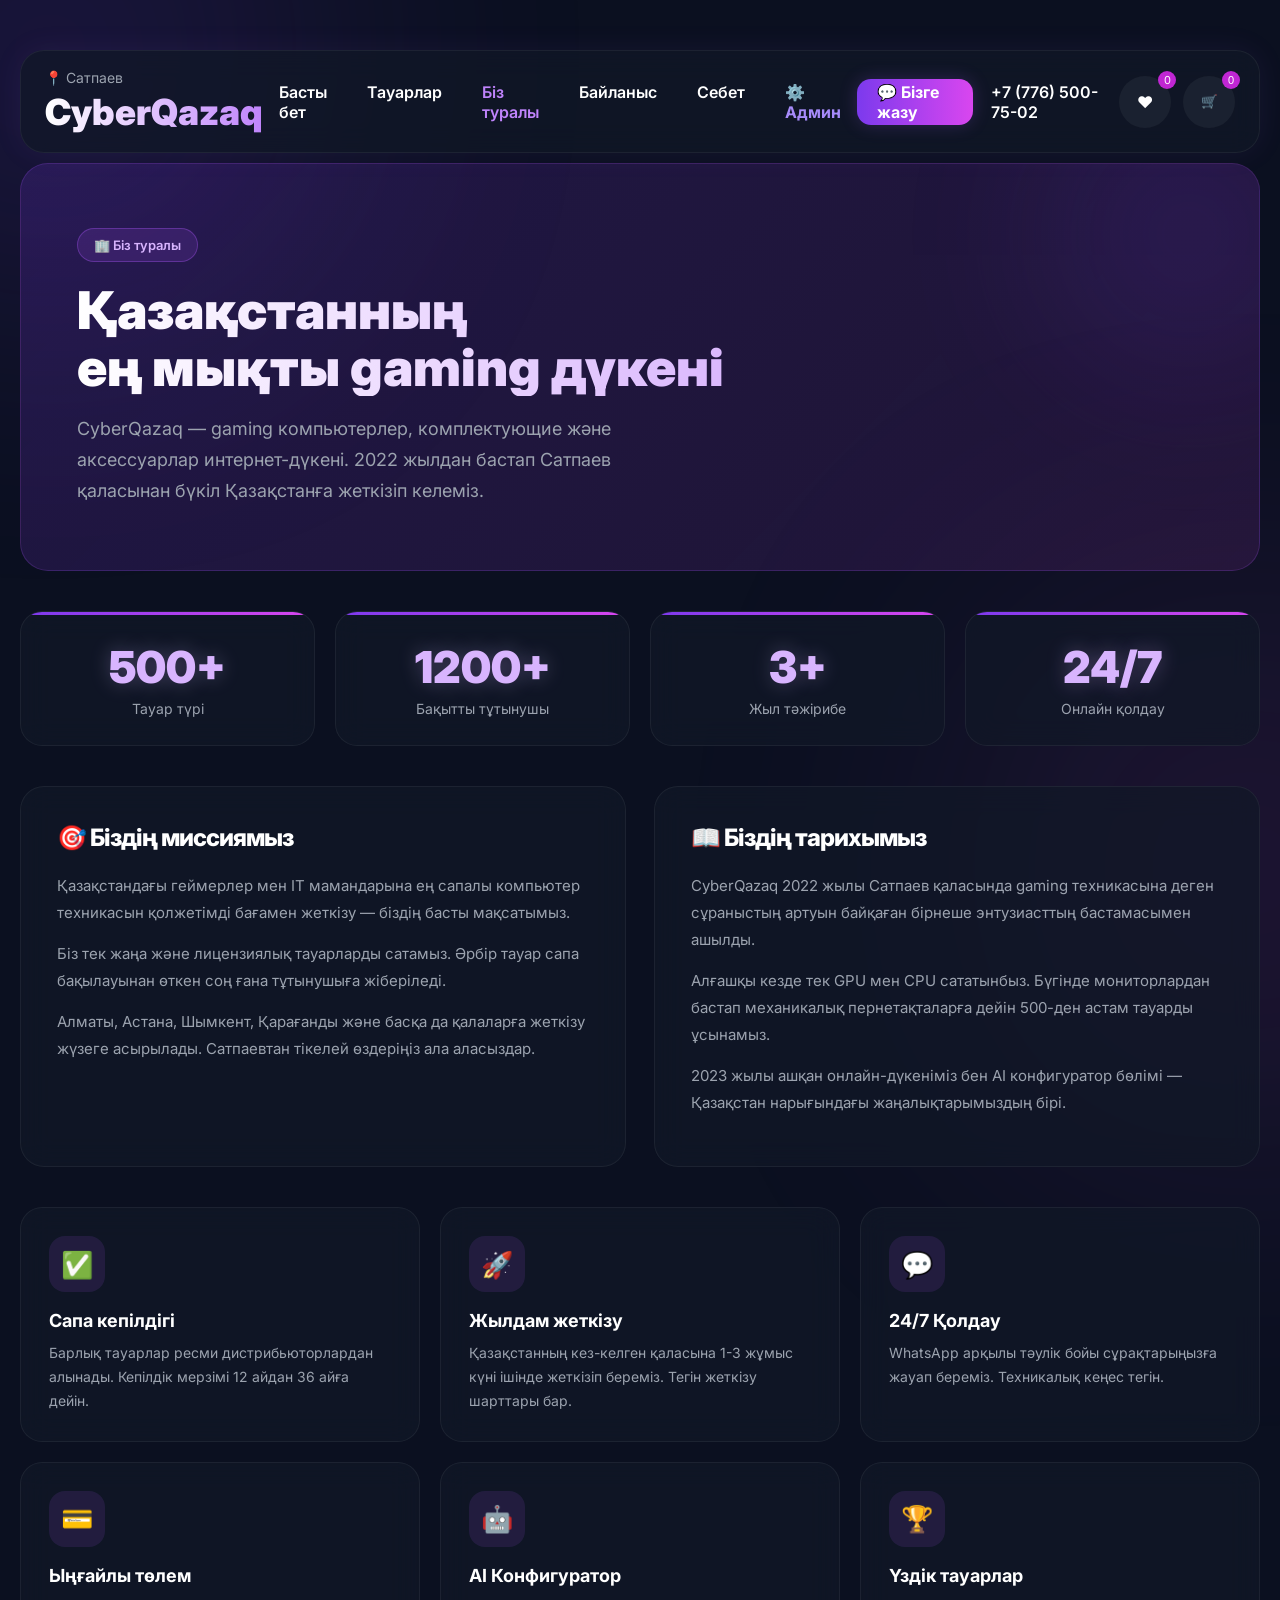
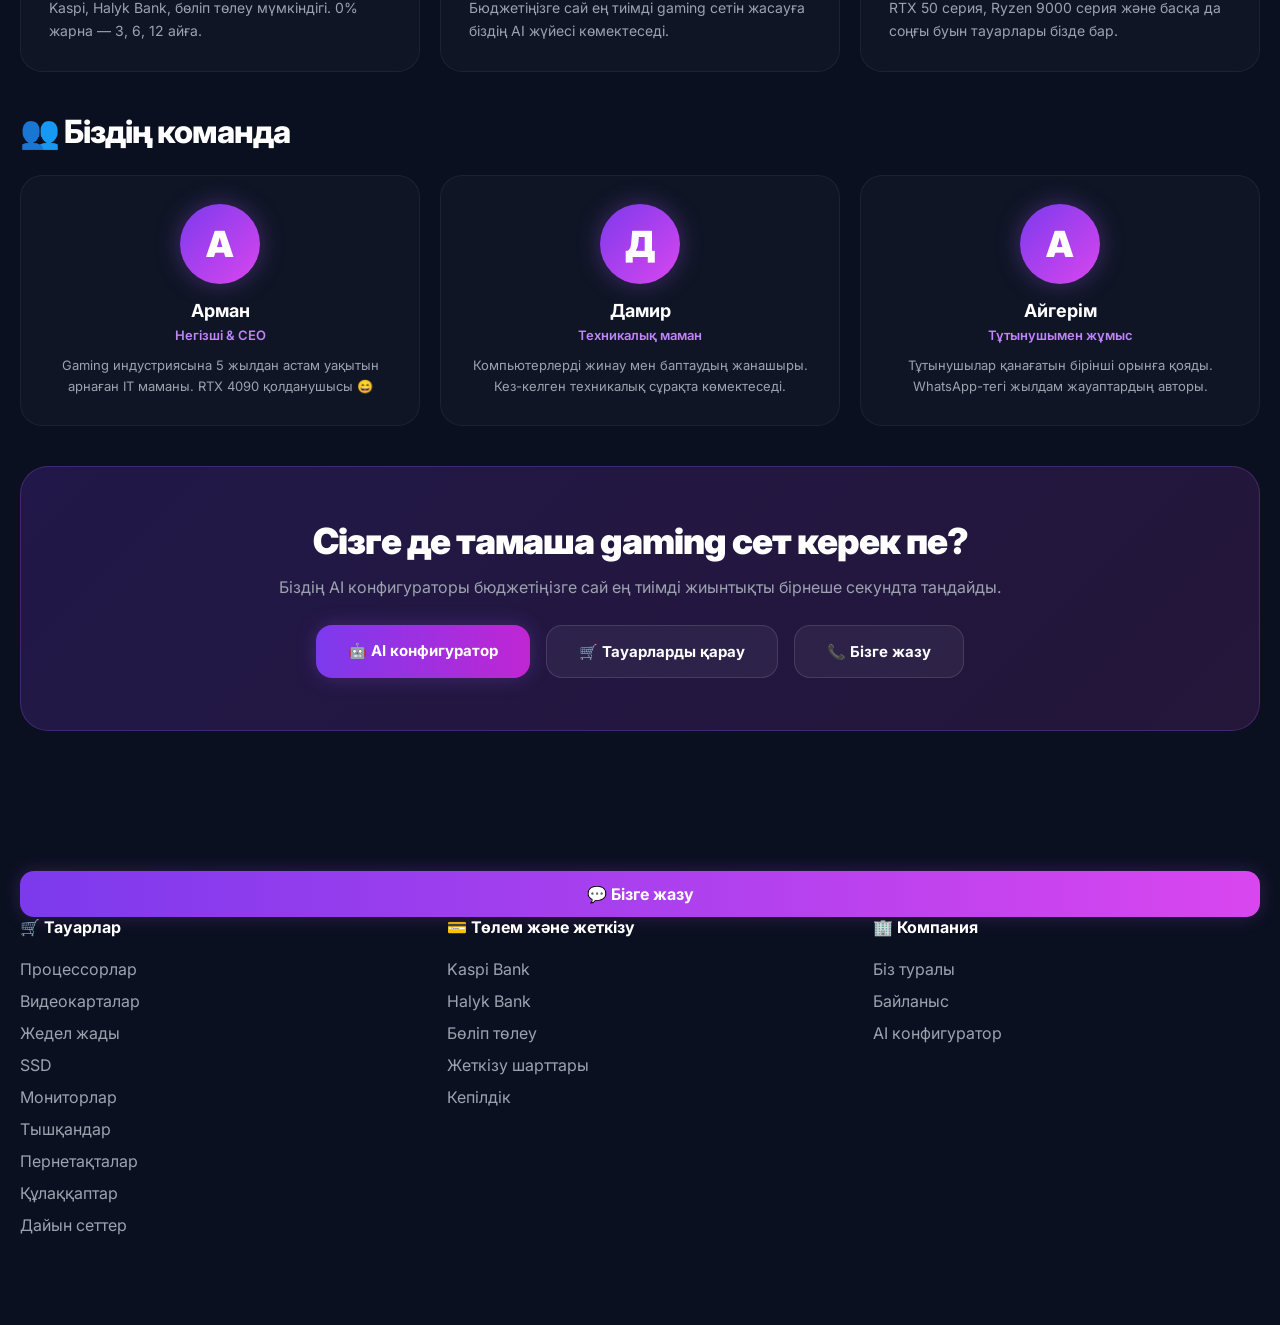
<file: templates/about.html>
<!DOCTYPE html>
<html lang="kk">
<head>
  <meta charset="UTF-8">
  <meta name="viewport" content="width=device-width, initial-scale=1.0">
  <title>CyberQazaq — Біз туралы</title>
  <link rel="preconnect" href="https://fonts.googleapis.com">
  <link href="https://fonts.googleapis.com/css2?family=Inter:wght@400;500;600;700;800;900&display=swap" rel="stylesheet">
  <link rel="stylesheet" href="/static/style.css">
  <style>
    .about-hero {
      position: relative;
      border-radius: 28px;
      padding: 64px 56px;
      margin-bottom: 40px;
      background: linear-gradient(135deg, rgba(124,58,237,0.18), rgba(217,70,239,0.10));
      border: 1px solid rgba(168,85,247,0.2);
      overflow: hidden;
    }
    .about-hero::before {
      content: "";
      position: absolute;
      top: -80px; right: -80px;
      width: 300px; height: 300px;
      background: #7c3aed;
      opacity: 0.12;
      filter: blur(80px);
      border-radius: 50%;
    }
    .about-hero-badge {
      display: inline-block;
      padding: 8px 16px;
      border-radius: 999px;
      background: rgba(168,85,247,0.15);
      border: 1px solid rgba(168,85,247,0.35);
      color: #d8b4fe;
      font-size: 13px;
      font-weight: 600;
      margin-bottom: 20px;
    }
    .about-hero h1 {
      font-size: 52px;
      font-weight: 900;
      line-height: 1.1;
      margin-bottom: 18px;
      background: linear-gradient(90deg, #ffffff, #c084fc);
      -webkit-background-clip: text;
      -webkit-text-fill-color: transparent;
    }
    .about-hero p {
      font-size: 18px;
      color: #9ca3af;
      max-width: 580px;
      line-height: 1.7;
    }

    .about-stats {
      display: grid;
      grid-template-columns: repeat(4, 1fr);
      gap: 20px;
      margin-bottom: 40px;
    }
    .about-stat-card {
      background: rgba(17,24,39,0.72);
      backdrop-filter: blur(14px);
      border: 1px solid rgba(255,255,255,0.06);
      border-radius: 22px;
      padding: 28px 24px;
      text-align: center;
      transition: 0.3s;
      position: relative;
      overflow: hidden;
    }
    .about-stat-card::before {
      content: "";
      position: absolute;
      top: 0; left: 0; right: 0;
      height: 3px;
      background: linear-gradient(90deg, #7c3aed, #d946ef);
    }
    .about-stat-card:hover {
      transform: translateY(-6px);
      border-color: rgba(168,85,247,0.3);
      box-shadow: 0 0 32px rgba(168,85,247,0.15);
    }
    .stat-num {
      font-size: 44px;
      font-weight: 900;
      color: #d8b4fe;
      text-shadow: 0 0 20px rgba(216,180,254,0.3);
    }
    .stat-desc {
      color: #9ca3af;
      font-size: 14px;
      margin-top: 6px;
    }

    .about-two-col {
      display: grid;
      grid-template-columns: 1fr 1fr;
      gap: 28px;
      margin-bottom: 40px;
    }
    .about-card {
      background: rgba(17,24,39,0.72);
      backdrop-filter: blur(14px);
      border: 1px solid rgba(255,255,255,0.06);
      border-radius: 24px;
      padding: 36px;
      transition: 0.3s;
    }
    .about-card:hover {
      border-color: rgba(168,85,247,0.25);
      box-shadow: 0 0 32px rgba(168,85,247,0.1);
    }
    .about-card h2 {
      font-size: 24px;
      font-weight: 800;
      margin-bottom: 20px;
    }
    .about-card p {
      color: #9ca3af;
      line-height: 1.8;
      margin-bottom: 14px;
      font-size: 15px;
    }

    .values-grid {
      display: grid;
      grid-template-columns: repeat(3, 1fr);
      gap: 20px;
      margin-bottom: 40px;
    }
    .value-card {
      background: rgba(17,24,39,0.72);
      backdrop-filter: blur(14px);
      border: 1px solid rgba(255,255,255,0.06);
      border-radius: 22px;
      padding: 28px;
      transition: 0.35s;
    }
    .value-card:hover {
      transform: translateY(-6px);
      border-color: rgba(168,85,247,0.3);
      box-shadow: 0 0 28px rgba(168,85,247,0.15);
    }
    .value-icon {
      width: 56px; height: 56px;
      border-radius: 16px;
      background: rgba(168,85,247,0.12);
      display: flex; align-items: center; justify-content: center;
      font-size: 26px;
      margin-bottom: 18px;
    }
    .value-card h3 {
      font-size: 18px;
      font-weight: 700;
      margin-bottom: 10px;
    }
    .value-card p {
      color: #9ca3af;
      font-size: 14px;
      line-height: 1.7;
    }

    .team-section { margin-bottom: 40px; }
    .team-section h2 {
      font-size: 32px;
      font-weight: 800;
      margin-bottom: 24px;
    }
    .team-grid {
      display: grid;
      grid-template-columns: repeat(3, 1fr);
      gap: 20px;
    }
    .team-card {
      background: rgba(17,24,39,0.72);
      backdrop-filter: blur(14px);
      border: 1px solid rgba(255,255,255,0.06);
      border-radius: 22px;
      padding: 28px;
      text-align: center;
      transition: 0.35s;
    }
    .team-card:hover {
      transform: translateY(-6px);
      border-color: rgba(168,85,247,0.3);
      box-shadow: 0 0 28px rgba(168,85,247,0.15);
    }
    .team-avatar {
      width: 80px; height: 80px;
      border-radius: 50%;
      margin: 0 auto 16px;
      display: flex; align-items: center; justify-content: center;
      font-size: 36px;
      font-weight: 900;
      background: linear-gradient(135deg, #7c3aed, #d946ef);
      box-shadow: 0 0 24px rgba(168,85,247,0.35);
    }
    .team-card h3 { font-size: 18px; font-weight: 700; margin-bottom: 6px; }
    .team-card .role {
      color: #c084fc;
      font-size: 13px;
      font-weight: 600;
      margin-bottom: 12px;
    }
    .team-card p { color: #9ca3af; font-size: 13px; line-height: 1.6; }

    .cta-banner {
      background: linear-gradient(135deg, rgba(124,58,237,0.2), rgba(217,70,239,0.12));
      border: 1px solid rgba(168,85,247,0.25);
      border-radius: 28px;
      padding: 52px 56px;
      text-align: center;
      margin-bottom: 40px;
    }
    .cta-banner h2 { font-size: 36px; font-weight: 900; margin-bottom: 14px; }
    .cta-banner p { color: #9ca3af; font-size: 16px; margin-bottom: 28px; }
    .cta-btns { display: flex; gap: 16px; justify-content: center; flex-wrap: wrap; }
    .cta-btn-primary {
      padding: 16px 32px;
      border: none;
      border-radius: 16px;
      background: linear-gradient(90deg, #7c3aed, #c026d3);
      color: white;
      font-weight: 700;
      font-size: 15px;
      cursor: pointer;
      text-decoration: none;
      transition: 0.3s;
      box-shadow: 0 0 20px rgba(168,85,247,0.25);
    }
    .cta-btn-primary:hover { transform: translateY(-3px); box-shadow: 0 0 32px rgba(217,70,239,0.4); }
    .cta-btn-secondary {
      padding: 16px 32px;
      border: 1px solid rgba(255,255,255,0.12);
      border-radius: 16px;
      background: rgba(255,255,255,0.05);
      color: white;
      font-weight: 700;
      font-size: 15px;
      text-decoration: none;
      transition: 0.3s;
    }
    .cta-btn-secondary:hover { background: rgba(255,255,255,0.1); transform: translateY(-3px); }

    @media (max-width: 900px) {
      .about-stats { grid-template-columns: repeat(2,1fr); }
      .about-two-col { grid-template-columns: 1fr; }
      .values-grid { grid-template-columns: 1fr 1fr; }
      .team-grid { grid-template-columns: 1fr 1fr; }
      .about-hero h1 { font-size: 36px; }
      .about-hero { padding: 40px 28px; }
    }
    @media (max-width: 600px) {
      .about-stats { grid-template-columns: 1fr 1fr; }
      .values-grid { grid-template-columns: 1fr; }
      .team-grid { grid-template-columns: 1fr; }
    }
  </style>
<style>
.gaming-deco-strip {
  display: flex; align-items: center; justify-content: center;
  gap: 32px; padding: 24px; margin: 32px 0;
  background: rgba(17,24,39,0.5);
  border: 1px solid rgba(168,85,247,0.12);
  border-radius: 20px; flex-wrap: wrap;
}
.gaming-deco-strip svg { opacity: 0.55; transition: 0.3s; filter: drop-shadow(0 0 8px rgba(168,85,247,0.3)); }
.gaming-deco-strip svg:hover { opacity: 1; transform: scale(1.15) translateY(-4px); filter: drop-shadow(0 0 16px rgba(168,85,247,0.6)); }
.page-hero-icons { position:absolute; inset:0; pointer-events:none; overflow:hidden; }
.page-hero-icon { position:absolute; opacity:0.12; animation: floatPage 7s ease-in-out infinite; filter: drop-shadow(0 0 10px rgba(168,85,247,0.5)); }
.page-hero-icon:nth-child(2){animation-delay:-2s}
.page-hero-icon:nth-child(3){animation-delay:-4.5s}
.page-hero-icon:nth-child(4){animation-delay:-1.5s}
@keyframes floatPage { 0%,100%{transform:translateY(0) rotate(-3deg)} 50%{transform:translateY(-16px) rotate(3deg)} }
@media(max-width:768px){.gaming-deco-strip{gap:16px}.page-hero-icons{display:none}}
</style></head>
<body>
<div class="container">

  <!-- HEADER -->
  <header class="site-header">
    <div class="brand">
      <a class="city" href="https://2gis.kz/zhezkazgan/geo/70030076462480403?m=67.521113%2C47.914935%2F16" target="_blank">📍 Сатпаев</a>
      <div class="logo">CyberQazaq</div>
    </div>
    <nav class="top-nav">
      <a href="/">Басты бет</a>
      <a href="/products">Тауарлар</a>
      <a href="/about" style="color:#c084fc;">Біз туралы</a>
      <a href="/contact">Байланыс</a>
      <a href="/cart">Себет</a>
      <a href="/admin/direct" style="color:#a78bfa;font-weight:700;">⚙️ Админ</a>
    </nav>
    <div class="header-actions">
      <a class="contact-btn" href="https://wa.me/77765007502" target="_blank">💬 Бізге жазу</a>
      <a class="phone-link" href="tel:+77765007502">+7 (776) 500-75-02</a>
      <div class="header-icons">
        <a href="/favorites" class="fav-header-btn">❤<span id="favCount">0</span></a>
        <button class="header-icon cart-header-icon" type="button" onclick="toggleCart()">🛒<span id="cartCount">0</span></button>
      </div>
    </div>

    <button class="hamburger" id="hamburger" onclick="toggleMobileNav()" aria-label="Меню">
      <span></span><span></span><span></span>
    </button>
    <nav class="mobile-nav" id="mobileNav">
      <input class="mobile-search" type="text" placeholder="🔍 Тауар іздеу...">
      <a href="/">🏠 Басты бет</a>
      <a href="/products">🛒 Тауарлар</a>
      <a href="/about">🏢 Біз туралы</a>
      <a href="/contact">📞 Байланыс</a>
      <a href="/cart">🛒 Себет</a>
      <a href="/favorites">❤️ Таңдаулылар</a>
      <a href="/ai-builder">🤖 AI конфигуратор</a>
      <a href="https://wa.me/77765007502" target="_blank" style="color:#c084fc;">💬 WhatsApp жазу</a>
      <a href="tel:+77765007502" style="color:#9ca3af;">📞 +7 (776) 500-75-02</a>
    </nav>
  </header>

  <!-- HERO -->
  <div class="about-hero">
    <div class="about-hero-badge">🏢 Біз туралы</div>
    <h1>Қазақстанның<br>ең мықты gaming дүкені</h1>
    <p>CyberQazaq — gaming компьютерлер, комплектующие және аксессуарлар интернет-дүкені. 2022 жылдан бастап Сатпаев қаласынан бүкіл Қазақстанға жеткізіп келеміз.</p>
  </div>

  <!-- STATS -->
  <div class="about-stats">
    <div class="about-stat-card">
      <div class="stat-num">500+</div>
      <div class="stat-desc">Тауар түрі</div>
    </div>
    <div class="about-stat-card">
      <div class="stat-num">1200+</div>
      <div class="stat-desc">Бақытты тұтынушы</div>
    </div>
    <div class="about-stat-card">
      <div class="stat-num">3+</div>
      <div class="stat-desc">Жыл тәжірибе</div>
    </div>
    <div class="about-stat-card">
      <div class="stat-num">24/7</div>
      <div class="stat-desc">Онлайн қолдау</div>
    </div>
  </div>

  <!-- MISSION & STORY -->
  <div class="about-two-col">
    <div class="about-card">
      <h2>🎯 Біздің миссиямыз</h2>
      <p>Қазақстандағы геймерлер мен IT мамандарына ең сапалы компьютер техникасын қолжетімді бағамен жеткізу — біздің басты мақсатымыз.</p>
      <p>Біз тек жаңа және лицензиялық тауарларды сатамыз. Әрбір тауар сапа бақылауынан өткен соң ғана тұтынушыға жіберіледі.</p>
      <p>Алматы, Астана, Шымкент, Қарағанды және басқа да қалаларға жеткізу жүзеге асырылады. Сатпаевтан тікелей өздеріңіз ала аласыздар.</p>
    </div>
    <div class="about-card">
      <h2>📖 Біздің тарихымыз</h2>
      <p>CyberQazaq 2022 жылы Сатпаев қаласында gaming техникасына деген сұраныстың артуын байқаған бірнеше энтузиасттың бастамасымен ашылды.</p>
      <p>Алғашқы кезде тек GPU мен CPU сататынбыз. Бүгінде мониторлардан бастап механикалық пернетақталарға дейін 500-ден астам тауарды ұсынамыз.</p>
      <p>2023 жылы ашқан онлайн-дүкеніміз бен AI конфигуратор бөлімі — Қазақстан нарығындағы жаңалықтарымыздың бірі.</p>
    </div>
  </div>

  <!-- VALUES -->
  <div class="values-grid">
    <div class="value-card">
      <div class="value-icon">✅</div>
      <h3>Сапа кепілдігі</h3>
      <p>Барлық тауарлар ресми дистрибьюторлардан алынады. Кепілдік мерзімі 12 айдан 36 айға дейін.</p>
    </div>
    <div class="value-card">
      <div class="value-icon">🚀</div>
      <h3>Жылдам жеткізу</h3>
      <p>Қазақстанның кез-келген қаласына 1-3 жұмыс күні ішінде жеткізіп береміз. Тегін жеткізу шарттары бар.</p>
    </div>
    <div class="value-card">
      <div class="value-icon">💬</div>
      <h3>24/7 Қолдау</h3>
      <p>WhatsApp арқылы тәулік бойы сұрақтарыңызға жауап береміз. Техникалық кеңес тегін.</p>
    </div>
    <div class="value-card">
      <div class="value-icon">💳</div>
      <h3>Ыңғайлы төлем</h3>
      <p>Kaspi, Halyk Bank, бөліп төлеу мүмкіндігі. 0% жарна — 3, 6, 12 айға.</p>
    </div>
    <div class="value-card">
      <div class="value-icon">🤖</div>
      <h3>AI Конфигуратор</h3>
      <p>Бюджетіңізге сай ең тиімді gaming сетін жасауға біздің AI жүйесі көмектеседі.</p>
    </div>
    <div class="value-card">
      <div class="value-icon">🏆</div>
      <h3>Үздік тауарлар</h3>
      <p>RTX 50 серия, Ryzen 9000 серия және басқа да соңғы буын тауарлары бізде бар.</p>
    </div>
  </div>

  <!-- TEAM -->
  <div class="team-section">
    <h2>👥 Біздің команда</h2>
    <div class="team-grid">
      <div class="team-card">
        <div class="team-avatar">А</div>
        <h3>Арман</h3>
        <div class="role">Негізші & CEO</div>
        <p>Gaming индустриясына 5 жылдан астам уақытын арнаған IT маманы. RTX 4090 қолданушысы 😄</p>
      </div>
      <div class="team-card">
        <div class="team-avatar">Д</div>
        <h3>Дамир</h3>
        <div class="role">Техникалық маман</div>
        <p>Компьютерлерді жинау мен баптаудың жанашыры. Кез-келген техникалық сұрақта көмектеседі.</p>
      </div>
      <div class="team-card">
        <div class="team-avatar">А</div>
        <h3>Айгерім</h3>
        <div class="role">Тұтынушымен жұмыс</div>
        <p>Тұтынушылар қанағатын бірінші орынға қояды. WhatsApp-тегі жылдам жауаптардың авторы.</p>
      </div>
    </div>
  </div>

  <!-- CTA -->
  <div class="cta-banner">
    <h2>Сізге де тамаша gaming сет керек пе?</h2>
    <p>Біздің AI конфигураторы бюджетіңізге сай ең тиімді жиынтықты бірнеше секундта таңдайды.</p>
    <div class="cta-btns">
      <a class="cta-btn-primary" href="/ai-builder">🤖 AI конфигуратор</a>
      <a class="cta-btn-secondary" href="/products">🛒 Тауарларды қарау</a>
      <a class="cta-btn-secondary" href="/contact">📞 Бізге жазу</a>
    </div>
  </div>

  <!-- FOOTER -->
  <footer class="footer">
    <div class="footer-contact">
      <a class="contact-btn" href="https://wa.me/77765007502" target="_blank">💬 Бізге жазу</a>
    </div>
    <div class="footer-container">
      <div class="footer-col">
        <h4>🛒 Тауарлар</h4>
        <a href="/#cpus">Процессорлар</a>
        <a href="/#gpus">Видеокарталар</a>
        <a href="/#ram">Жедел жады</a>
        <a href="/#ssd">SSD</a>
        <a href="/#monitors">Мониторлар</a>
        <a href="/#mice">Тышқандар</a>
        <a href="/#keyboards">Пернетақталар</a>
        <a href="/#headsets">Құлаққаптар</a>
        <a href="/#setups">Дайын сеттер</a>
      </div>
      <div class="footer-col">
        <h4>💳 Төлем және жеткізу</h4>
        <a href="/payment">Kaspi Bank</a>
        <a href="/payment">Halyk Bank</a>
        <a href="/payment">Бөліп төлеу</a>
        <a href="/delivery">Жеткізу шарттары</a>
        <a href="/warranty">Кепілдік</a>
      </div>
      <div class="footer-col">
        <h4>🏢 Компания</h4>
        <a href="/about">Біз туралы</a>
        <a href="/contact">Байланыс</a>
        <a href="/ai-builder">AI конфигуратор</a>
      </div>
    </div>
  </footer>

</div>

<div id="cartPanel" class="cart-panel">
  <div class="cart-panel-header">
    <h3>🛒 Себет</h3>
    <button type="button" onclick="toggleCart()" class="cart-close">×</button>
  </div>
  <div id="cartItems" class="cart-items"><p class="empty-cart">Себет бос</p></div>
  <div class="cart-total">Жалпы: <span id="cartTotal">0</span> ₸</div>
</div>
<div id="cartOverlay" class="cart-overlay" onclick="toggleCart()"></div>

<script src="/static/app.js"></script>

<a class="mobile-wa-btn" href="https://wa.me/77765007502" target="_blank" title="WhatsApp">💬</a>
<script>
function toggleMobileNav() {
  document.getElementById('mobileNav').classList.toggle('open');
  document.getElementById('hamburger').classList.toggle('open');
}
document.addEventListener('click', function(e) {
  var nav = document.getElementById('mobileNav');
  var btn = document.getElementById('hamburger');
  if (nav && !nav.contains(e.target) && btn && !btn.contains(e.target)) {
    nav.classList.remove('open'); btn.classList.remove('open');
  }
});
</script>
</body>
</html>
</file>
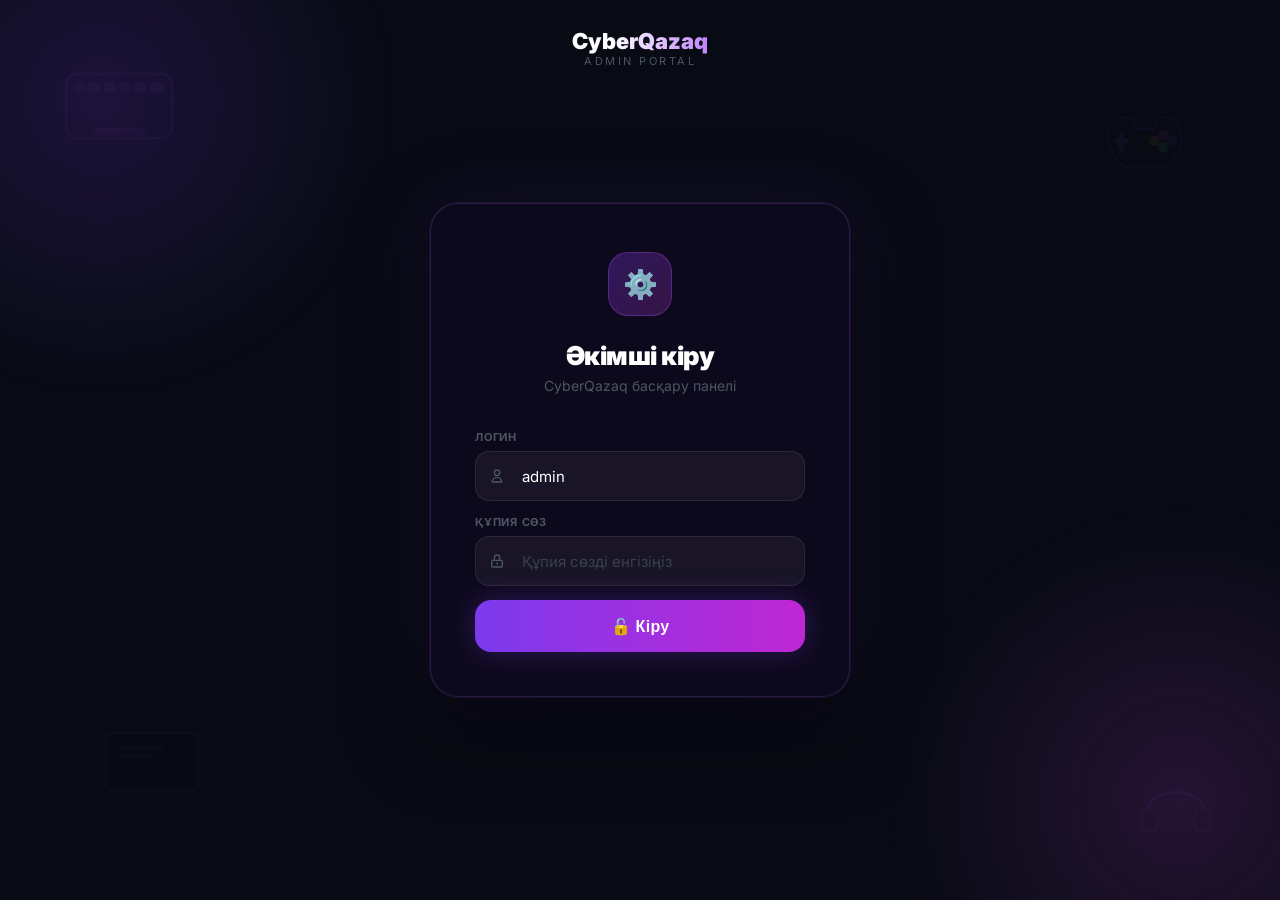
<file: templates/admin_login.html>
<!DOCTYPE html>
<html lang="kk">
<head>
  <meta charset="UTF-8">
  <meta name="viewport" content="width=device-width, initial-scale=1.0">
  <title>CyberQazaq — Әкімші кіру</title>
  <link href="https://fonts.googleapis.com/css2?family=Inter:wght@400;500;600;700;800;900&display=swap" rel="stylesheet">
  <style>
    *, *::before, *::after { box-sizing: border-box; margin: 0; padding: 0; }

    body {
      min-height: 100vh;
      background: #080b14;
      display: flex; align-items: center; justify-content: center;
      font-family: 'Inter', sans-serif;
      overflow: hidden;
    }

    /* Ambient glows */
    .glow-1 {
      position: fixed; top: -200px; left: -200px;
      width: 600px; height: 600px;
      background: radial-gradient(circle, rgba(124,58,237,0.18) 0%, transparent 70%);
      pointer-events: none; z-index: 0;
    }
    .glow-2 {
      position: fixed; bottom: -200px; right: -200px;
      width: 600px; height: 600px;
      background: radial-gradient(circle, rgba(217,70,239,0.14) 0%, transparent 70%);
      pointer-events: none; z-index: 0;
    }

    /* Floating bg icons */
    .bg-icons { position: fixed; inset: 0; pointer-events: none; z-index: 0; overflow: hidden; }
    .bg-icon {
      position: absolute; opacity: 0.05;
      animation: floatBg 9s ease-in-out infinite;
    }
    .bg-icon:nth-child(1) { top: 8%;  left: 5%;  animation-delay: 0s; }
    .bg-icon:nth-child(2) { top: 12%; right: 7%; animation-delay: -3s; }
    .bg-icon:nth-child(3) { bottom: 10%; left: 8%; animation-delay: -6s; }
    .bg-icon:nth-child(4) { bottom: 6%;  right: 5%; animation-delay: -1.5s; }
    @keyframes floatBg {
      0%,100% { transform: translateY(0) rotate(-2deg); }
      50%      { transform: translateY(-20px) rotate(2deg); }
    }

    /* Logo */
    .top-logo {
      position: fixed; top: 28px; left: 50%; transform: translateX(-50%);
      z-index: 20; text-align: center;
    }
    .logo-text {
      font-size: 22px; font-weight: 900;
      background: linear-gradient(90deg, #fff 30%, #c084fc);
      -webkit-background-clip: text; -webkit-text-fill-color: transparent;
    }
    .logo-sub { font-size: 11px; color: #4b5563; letter-spacing: 2.5px; text-transform: uppercase; }

    /* Card */
    .card {
      position: relative; z-index: 10;
      width: 420px;
      background: rgba(15, 10, 30, 0.92);
      backdrop-filter: blur(32px);
      border: 1px solid rgba(168,85,247,0.22);
      border-radius: 28px;
      padding: 48px 44px 44px;
      box-shadow:
        0 0 0 1px rgba(255,255,255,0.04),
        0 32px 80px rgba(0,0,0,0.6),
        0 0 80px rgba(124,58,237,0.15);
    }

    .card-icon {
      width: 64px; height: 64px; border-radius: 20px;
      background: linear-gradient(135deg, rgba(124,58,237,0.3), rgba(217,70,239,0.2));
      border: 1px solid rgba(168,85,247,0.3);
      display: flex; align-items: center; justify-content: center;
      font-size: 28px; margin: 0 auto 24px;
    }

    .card-title {
      font-size: 26px; font-weight: 900; color: white;
      text-align: center; margin-bottom: 6px; letter-spacing: -0.02em;
    }
    .card-sub {
      font-size: 14px; color: #4b5563; text-align: center; margin-bottom: 36px;
    }

    /* Error */
    .error-msg {
      padding: 12px 16px; border-radius: 12px;
      background: rgba(239,68,68,0.1); border: 1px solid rgba(239,68,68,0.25);
      color: #f87171; font-size: 13px; margin-bottom: 16px;
      display: none;
    }
    .error-msg.show { display: block; }

    /* Inputs */
    .field { margin-bottom: 14px; position: relative; }
    .field-label {
      font-size: 11px; font-weight: 700; color: #4b5563;
      letter-spacing: 0.07em; text-transform: uppercase; margin-bottom: 7px;
      display: block;
    }
    .field-wrap {
      position: relative; display: flex; align-items: center;
    }
    .field-icon {
      position: absolute; left: 14px; top: 50%; transform: translateY(-50%);
      pointer-events: none; color: #4b5563;
    }
    .field input {
      width: 100%; height: 50px;
      padding: 0 16px 0 46px;
      background: rgba(255,255,255,0.05);
      border: 1px solid rgba(255,255,255,0.08);
      border-radius: 14px;
      color: white; font-size: 15px; font-family: 'Inter', sans-serif;
      outline: none; transition: border-color 0.2s, background 0.2s, box-shadow 0.2s;
    }
    .field input:focus {
      border-color: #a855f7;
      background: rgba(168,85,247,0.08);
      box-shadow: 0 0 0 3px rgba(168,85,247,0.12);
    }
    .field input::placeholder { color: #374151; }

    /* Hint row */
    .hint-row {
      display: flex; align-items: center; justify-content: space-between;
      margin-bottom: 28px; margin-top: 4px;
    }
    .hint-row span { font-size: 12px; color: #374151; }
    .hint-val { color: #a78bfa !important; font-weight: 700; }

    /* Submit */
    .submit-btn {
      width: 100%; height: 52px;
      background: linear-gradient(90deg, #7c3aed, #c026d3);
      border: none; border-radius: 16px;
      color: white; font-weight: 800; font-size: 16px;
      cursor: pointer; transition: all 0.25s;
      box-shadow: 0 0 28px rgba(124,58,237,0.3);
      display: flex; align-items: center; justify-content: center; gap: 8px;
      letter-spacing: 0.3px;
    }
    .submit-btn:hover {
      transform: translateY(-2px);
      box-shadow: 0 0 40px rgba(217,70,239,0.45);
    }
    .submit-btn:active { transform: translateY(0); }
    .submit-btn:disabled { opacity: 0.5; cursor: not-allowed; transform: none; }

    /* Divider */
    .divider {
      display: flex; align-items: center; gap: 12px;
      margin: 24px 0;
    }
    .divider::before, .divider::after {
      content: ''; flex: 1; height: 1px;
      background: rgba(255,255,255,0.06);
    }
    .divider span { font-size: 12px; color: #374151; white-space: nowrap; }

    /* Quick access */
    .quick-btn {
      width: 100%; height: 46px;
      background: rgba(255,255,255,0.04);
      border: 1px solid rgba(255,255,255,0.08);
      border-radius: 14px;
      color: #9ca3af; font-size: 14px; font-weight: 600;
      cursor: pointer; transition: all 0.2s;
      display: flex; align-items: center; justify-content: center; gap: 8px;
    }
    .quick-btn:hover {
      background: rgba(124,58,237,0.12);
      border-color: rgba(168,85,247,0.3);
      color: #c084fc;
    }

    @media (max-width: 480px) {
      .card { width: 95%; padding: 36px 28px 32px; }
    }
  </style>
</head>
<body>

<div class="glow-1"></div>
<div class="glow-2"></div>

<!-- Floating bg icons -->
<div class="bg-icons">
  <svg class="bg-icon" width="110" height="68" viewBox="0 0 64 40" fill="none">
    <rect x="1" y="1" width="62" height="38" rx="6" fill="none" stroke="#a855f7" stroke-width="1.5"/>
    <rect x="5" y="6" width="7" height="6" rx="1.5" fill="#7c3aed"/>
    <rect x="14" y="6" width="7" height="6" rx="1.5" fill="#a855f7"/>
    <rect x="23" y="6" width="7" height="6" rx="1.5" fill="#d946ef"/>
    <rect x="32" y="6" width="7" height="6" rx="1.5" fill="#7c3aed"/>
    <rect x="41" y="6" width="7" height="6" rx="1.5" fill="#a855f7"/>
    <rect x="50" y="6" width="9" height="6" rx="1.5" fill="#d946ef"/>
    <rect x="16" y="33" width="32" height="4" rx="2" fill="#d946ef" opacity="0.7"/>
  </svg>
  <svg class="bg-icon" width="90" height="66" viewBox="0 0 60 44" fill="none">
    <path d="M6 22 C4 14 10 6 18 6 L22 6 L24 14 L36 14 L38 6 L42 6 C50 6 56 14 54 22 C52 32 46 40 40 40 L36 38 C33 40 27 40 24 38 L20 40 C14 40 8 32 6 22Z" fill="none" stroke="#7c3aed" stroke-width="1.5"/>
    <rect x="12" y="17" width="4" height="12" rx="2" fill="#a855f7"/>
    <rect x="9" y="20" width="10" height="4" rx="2" fill="#a855f7"/>
    <circle cx="42" cy="18" r="3.5" fill="#d946ef"/>
    <circle cx="48" cy="22" r="3.5" fill="#7c3aed"/>
    <circle cx="42" cy="26" r="3.5" fill="#4ade80"/>
    <circle cx="36" cy="22" r="3.5" fill="#fbbf24"/>
  </svg>
  <svg class="bg-icon" width="100" height="80" viewBox="0 0 64 52" fill="none">
    <rect x="2" y="2" width="60" height="38" rx="4" fill="none" stroke="#7c3aed" stroke-width="1.5"/>
    <rect x="6" y="6" width="52" height="30" rx="2" fill="#030712"/>
    <rect x="10" y="10" width="30" height="3" rx="1.5" fill="#7c3aed" opacity="0.6"/>
    <rect x="10" y="16" width="22" height="2" rx="1" fill="#a855f7" opacity="0.5"/>
    <rect x="26" y="40" width="12" height="5" rx="1" fill="none" stroke="#374151" stroke-width="1"/>
    <rect x="18" y="45" width="28" height="3" rx="1.5" fill="none" stroke="#374151" stroke-width="1"/>
  </svg>
  <svg class="bg-icon" width="80" height="80" viewBox="0 0 52 52" fill="none">
    <path d="M8 28 C8 14 44 14 44 28" stroke="#a855f7" stroke-width="2.5" fill="none" stroke-linecap="round"/>
    <rect x="4" y="27" width="10" height="16" rx="5" fill="none" stroke="#d946ef" stroke-width="1"/>
    <rect x="38" y="27" width="10" height="16" rx="5" fill="none" stroke="#d946ef" stroke-width="1"/>
  </svg>
</div>

<!-- Logo -->
<div class="top-logo">
  <div class="logo-text">CyberQazaq</div>
  <div class="logo-sub">Admin Portal</div>
</div>

<!-- Login card -->
<div class="card">
  <div class="card-icon">⚙️</div>
  <div class="card-title">Әкімші кіру</div>
  <div class="card-sub">CyberQazaq басқару панелі</div>

  <div class="error-msg" id="loginError"></div>

  <div class="field">
    <label class="field-label">Логин</label>
    <div class="field-wrap">
      <svg class="field-icon" width="16" height="16" fill="none" viewBox="0 0 24 24" stroke="currentColor" stroke-width="2">
        <path stroke-linecap="round" stroke-linejoin="round" d="M16 7a4 4 0 11-8 0 4 4 0 018 0zM12 14a7 7 0 00-7 7h14a7 7 0 00-7-7z"/>
      </svg>
      <input type="text" id="loginUser" placeholder="Логинді енгізіңіз" value="admin" autocomplete="username">
    </div>
  </div>

  <div class="field">
    <label class="field-label">Құпия сөз</label>
    <div class="field-wrap">
      <svg class="field-icon" width="16" height="16" fill="none" viewBox="0 0 24 24" stroke="currentColor" stroke-width="2">
        <path stroke-linecap="round" stroke-linejoin="round" d="M12 15v2m-6 4h12a2 2 0 002-2v-6a2 2 0 00-2-2H6a2 2 0 00-2 2v6a2 2 0 002 2zm10-10V7a4 4 0 00-8 0v4h8z"/>
      </svg>
      <input type="password" id="loginPass" placeholder="Құпия сөзді енгізіңіз" autocomplete="current-password">
    </div>
  </div>

  <button class="submit-btn" id="loginBtn" onclick="handleLogin()">
    🔓 Кіру
  </button>

</div>

<script>
  async function handleLogin() {
    const user = document.getElementById('loginUser').value.trim();
    const pass = document.getElementById('loginPass').value.trim();
    const err  = document.getElementById('loginError');
    const btn  = document.getElementById('loginBtn');

    if (!user || !pass) {
      showError('Логин мен парольді енгізіңіз');
      return;
    }

    btn.disabled = true;
    btn.innerHTML = '⏳ Тексерілуде...';

    try {
      const res  = await fetch('/admin/login', {
        method: 'POST',
        headers: { 'Content-Type': 'application/json' },
        body: JSON.stringify({ user, pass })
      });
      const data = await res.json();

      if (data.ok) {
        btn.innerHTML = '✅ Кіріп жатыр...';
        setTimeout(() => window.location.href = '/admin', 500);
      } else {
        showError(data.error || 'Логин немесе пароль қате');
        btn.disabled = false;
        btn.innerHTML = '🔓 Кіру';
      }
    } catch(e) {
      showError('Сервер қосылмады. Серверді қайта қосып көріңіз.');
      btn.disabled = false;
      btn.innerHTML = '🔓 Кіру';
    }
  }

  function showError(msg) {
    const el = document.getElementById('loginError');
    el.textContent = msg;
    el.classList.add('show');
    setTimeout(() => el.classList.remove('show'), 4000);
  }

  document.addEventListener('keydown', e => {
    if (e.key === 'Enter') handleLogin();
  });
</script>
</body>
</html>
</file>
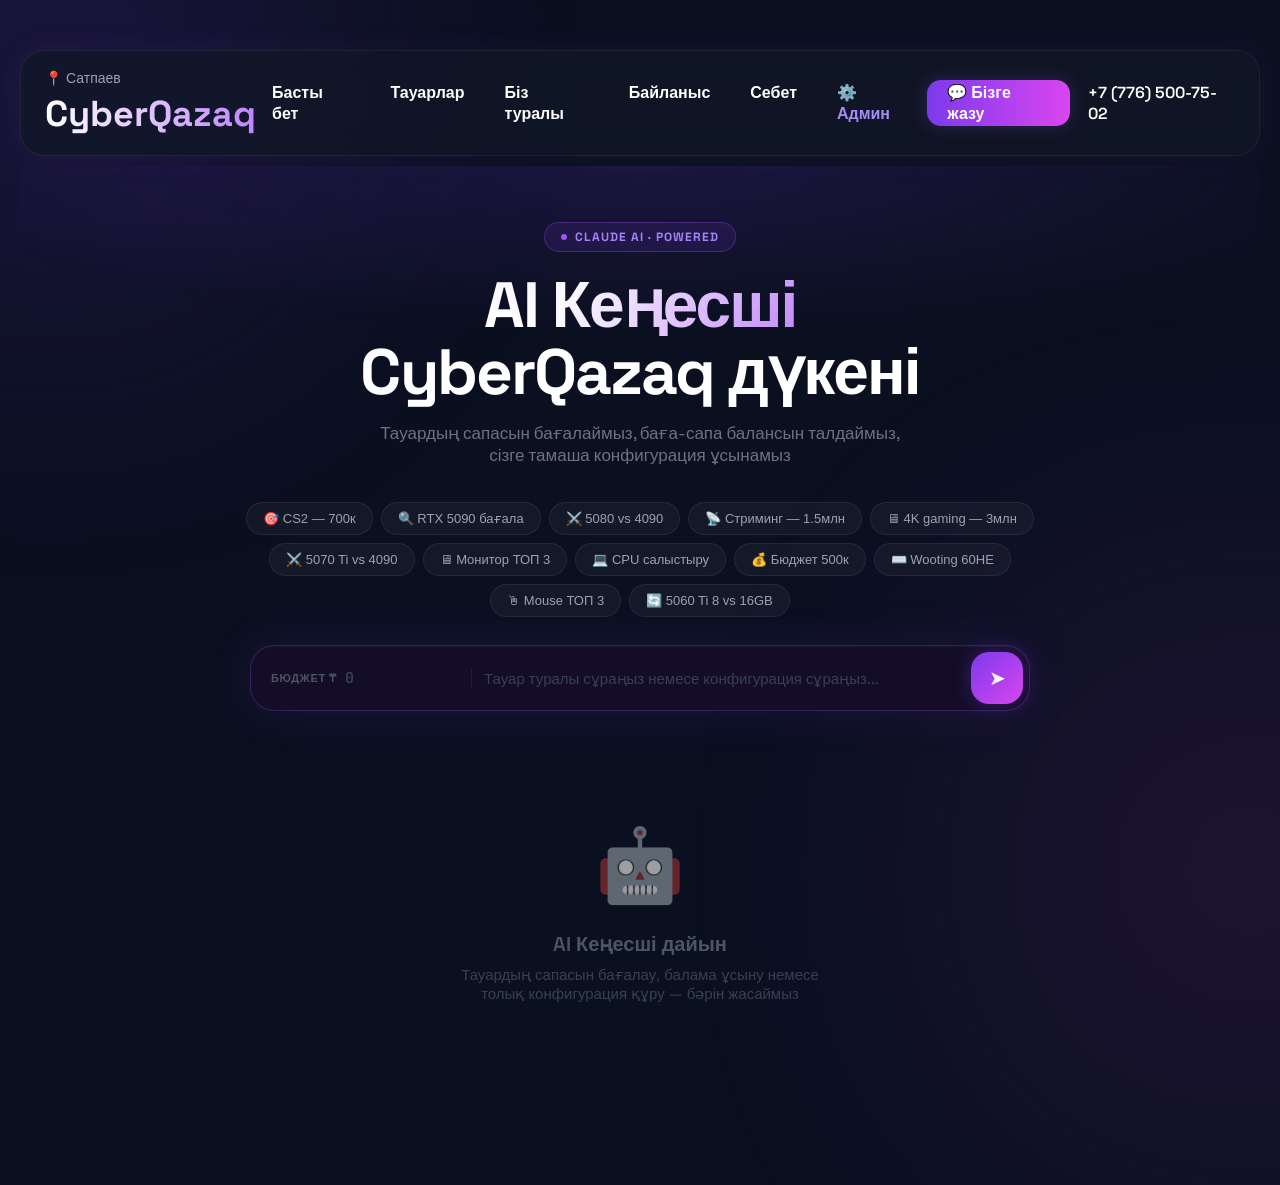
<file: templates/ai.html>
<!DOCTYPE html>
<html lang="kk">
<head>
  <meta charset="UTF-8">
  <meta name="viewport" content="width=device-width, initial-scale=1.0">
  <title>CyberQazaq — AI Кеңесші</title>
  <link rel="preconnect" href="https://fonts.googleapis.com">
  <link href="https://fonts.googleapis.com/css2?family=Space+Grotesk:wght@300;400;500;600;700&family=JetBrains+Mono:wght@400;700&display=swap" rel="stylesheet">
  <link rel="stylesheet" href="/static/style.css">
  <style>
    :root {
      --ai-purple: #7c3aed;
      --ai-pink: #d946ef;
      --ai-glow: rgba(124,58,237,0.25);
      --ai-border: rgba(168,85,247,0.2);
      --ai-surface: rgba(15,10,30,0.95);
      --ai-card: rgba(20,14,40,0.9);
      --score-good: #22c55e;
      --score-great: #a855f7;
      --score-ok: #f59e0b;
      --score-bad: #ef4444;
    }

    * { box-sizing: border-box; }

    body { font-family: 'Space Grotesk', sans-serif; }

    /* ══ HERO ═══════════════════════════════════════════════════════════════ */
    .ai-hero {
      text-align: center;
      padding: 56px 20px 36px;
      position: relative;
    }
    .ai-hero::before {
      content: '';
      position: absolute; inset: 0;
      background: radial-gradient(ellipse 60% 50% at 50% 0%, rgba(124,58,237,0.15), transparent);
      pointer-events: none;
    }
    .ai-badge {
      display: inline-flex; align-items: center; gap: 8px;
      padding: 6px 16px;
      background: rgba(124,58,237,0.12);
      border: 1px solid rgba(168,85,247,0.3);
      border-radius: 999px;
      font-size: 12px; font-weight: 700; letter-spacing: 0.08em;
      color: #a78bfa; text-transform: uppercase;
      margin-bottom: 20px;
    }
    .ai-badge .dot {
      width: 6px; height: 6px; border-radius: 50%;
      background: #a855f7;
      animation: pulse-dot 2s ease-in-out infinite;
    }
    @keyframes pulse-dot {
      0%,100% { opacity:1; transform: scale(1); }
      50% { opacity:0.4; transform: scale(0.7); }
    }
    .ai-hero h1 {
      font-size: clamp(36px, 6vw, 64px);
      font-weight: 700;
      letter-spacing: -0.03em;
      line-height: 1.05;
      margin-bottom: 16px;
    }
    .ai-hero h1 span {
      background: linear-gradient(135deg, #fff 30%, #c084fc);
      -webkit-background-clip: text; -webkit-text-fill-color: transparent;
    }
    .ai-hero p { color: #6b7280; font-size: 17px; max-width: 520px; margin: 0 auto; }

    /* ══ CHIPS ════════════════════════════════════════════════════════════════ */
    .chips-row {
      display: flex; flex-wrap: wrap; gap: 8px;
      justify-content: center;
      padding: 0 20px 28px;
      max-width: 900px; margin: 0 auto;
    }
    .chip {
      padding: 8px 16px;
      background: rgba(255,255,255,0.04);
      border: 1px solid rgba(255,255,255,0.07);
      border-radius: 999px;
      font-size: 13px; font-weight: 500; color: #9ca3af;
      cursor: pointer; transition: all 0.2s;
      white-space: nowrap;
    }
    .chip:hover {
      background: rgba(124,58,237,0.15);
      border-color: rgba(168,85,247,0.4);
      color: #c084fc;
      transform: translateY(-2px);
    }

    /* ══ INPUT ════════════════════════════════════════════════════════════════ */
    .ai-input-wrap {
      max-width: 820px; margin: 0 auto 36px; padding: 0 20px; width: 100%;
    }
    .ai-input-shell {
      background: rgba(20,14,40,0.9);
      border: 1px solid rgba(168,85,247,0.25);
      border-radius: 24px;
      padding: 6px 6px 6px 20px;
      display: flex; align-items: center; gap: 12px;
      box-shadow: 0 0 48px rgba(124,58,237,0.12), inset 0 1px 0 rgba(255,255,255,0.04);
      transition: border-color 0.3s, box-shadow 0.3s;
    }
    .ai-input-shell:focus-within {
      border-color: rgba(168,85,247,0.55);
      box-shadow: 0 0 60px rgba(124,58,237,0.2), inset 0 1px 0 rgba(255,255,255,0.06);
    }
    .budget-field {
      display: flex; align-items: center; gap: 8px;
      border-right: 1px solid rgba(255,255,255,0.07);
      padding-right: 16px; flex-shrink: 0;
    }
    .budget-field label { font-size: 11px; color: #4b5563; font-weight: 600; letter-spacing: 0.06em; text-transform: uppercase; white-space: nowrap; }
    .budget-field input {
      background: transparent; border: none; outline: none;
      color: #c084fc; font-size: 15px; font-weight: 700;
      width: 110px; font-family: 'JetBrains Mono', monospace;
    }
    .budget-field input::placeholder { color: #374151; }
    .msg-field {
      flex: 1; background: transparent; border: none; outline: none;
      color: white; font-size: 15px; font-family: 'Space Grotesk', sans-serif;
    }
    .msg-field::placeholder { color: #374151; }
    .send-btn {
      width: 52px; height: 52px; flex-shrink: 0;
      background: linear-gradient(135deg, #7c3aed, #d946ef);
      border: none; border-radius: 18px;
      color: white; font-size: 20px; cursor: pointer;
      display: flex; align-items: center; justify-content: center;
      transition: all 0.25s;
      box-shadow: 0 0 20px rgba(124,58,237,0.35);
    }
    .send-btn:hover { transform: scale(1.06); box-shadow: 0 0 32px rgba(217,70,239,0.5); }
    .send-btn:disabled { opacity: 0.35; cursor: not-allowed; transform: none; }

    /* ══ CHAT AREA ════════════════════════════════════════════════════════════ */
    .chat-area {
      max-width: 820px; margin: 0 auto;
      padding: 0 20px 80px;
      width: 100%;
      display: flex; flex-direction: column; gap: 20px;
    }

    .msg-user {
      align-self: flex-end;
      background: linear-gradient(135deg, rgba(124,58,237,0.8), rgba(109,40,217,0.8));
      border-radius: 20px 20px 6px 20px;
      padding: 14px 20px;
      max-width: 68%;
      font-weight: 500; font-size: 15px; line-height: 1.5;
      box-shadow: 0 4px 24px rgba(124,58,237,0.3);
      animation: fadeSlideIn 0.3s ease;
    }
    @keyframes fadeSlideIn {
      from { opacity:0; transform: translateY(12px); }
      to   { opacity:1; transform: translateY(0); }
    }

    .msg-ai { align-self: flex-start; width: 100%; animation: fadeSlideIn 0.4s ease; }

    .typing-indicator {
      display: flex; align-items: center; gap: 14px;
      padding: 16px 22px;
      background: rgba(20,14,40,0.9);
      border: 1px solid rgba(168,85,247,0.15);
      border-radius: 20px 20px 20px 6px;
      width: fit-content;
    }
    .typing-text { font-size: 13px; color: #6b7280; }
    .typing-dots { display: flex; gap: 5px; }
    .typing-dots span {
      width: 7px; height: 7px; border-radius: 50%; background: #7c3aed;
      animation: bounce-dot 1.2s infinite;
    }
    .typing-dots span:nth-child(2) { animation-delay: 0.2s; }
    .typing-dots span:nth-child(3) { animation-delay: 0.4s; }
    @keyframes bounce-dot {
      0%,60%,100% { transform: translateY(0); opacity:0.4; }
      30% { transform: translateY(-7px); opacity:1; }
    }

    /* ══ AI RESPONSE CARD ══════════════════════════════════════════════════════ */
    .ai-card {
      background: rgba(20,14,40,0.92);
      border: 1px solid rgba(168,85,247,0.18);
      border-radius: 28px;
      overflow: hidden;
      box-shadow: 0 0 60px rgba(124,58,237,0.1);
    }
    .ai-card-header {
      padding: 24px 28px 20px;
      border-bottom: 1px solid rgba(255,255,255,0.05);
      background: linear-gradient(135deg, rgba(124,58,237,0.12), rgba(217,70,239,0.06));
    }
    .ai-card-header .label {
      font-size: 11px; font-weight: 700; letter-spacing: 0.1em;
      text-transform: uppercase; color: #7c3aed; margin-bottom: 8px;
    }
    .ai-card-header h2 {
      font-size: 22px; font-weight: 700; margin-bottom: 4px;
      letter-spacing: -0.02em;
    }
    .ai-card-header .sub { font-size: 14px; color: #6b7280; }

    /* score bar */
    .score-section { padding: 20px 28px; border-bottom: 1px solid rgba(255,255,255,0.04); }
    .score-title { font-size: 12px; font-weight: 700; letter-spacing: 0.07em; text-transform: uppercase; color: #4b5563; margin-bottom: 14px; }
    .score-row { display: flex; align-items: center; gap: 14px; margin-bottom: 10px; }
    .score-row:last-child { margin-bottom: 0; }
    .score-lbl { font-size: 13px; color: #9ca3af; width: 120px; flex-shrink: 0; }
    .score-track { flex: 1; height: 6px; background: rgba(255,255,255,0.06); border-radius: 99px; overflow: hidden; }
    .score-fill { height: 100%; border-radius: 99px; transition: width 1s cubic-bezier(0.34,1.56,0.64,1); }
    .score-val { font-size: 13px; font-weight: 700; font-family: 'JetBrains Mono', monospace; width: 36px; text-align: right; }

    /* verdict pill */
    .verdict {
      display: inline-flex; align-items: center; gap: 8px;
      padding: 8px 16px; border-radius: 12px;
      font-size: 13px; font-weight: 700; margin-top: 4px;
    }
    .verdict.excellent { background: rgba(168,85,247,0.15); border: 1px solid rgba(168,85,247,0.3); color: #c084fc; }
    .verdict.good      { background: rgba(34,197,94,0.1);   border: 1px solid rgba(34,197,94,0.25); color: #4ade80; }
    .verdict.fair      { background: rgba(245,158,11,0.1);  border: 1px solid rgba(245,158,11,0.25); color: #fbbf24; }
    .verdict.skip      { background: rgba(239,68,68,0.1);   border: 1px solid rgba(239,68,68,0.25); color: #f87171; }

    /* analysis text */
    .analysis-section { padding: 20px 28px; border-bottom: 1px solid rgba(255,255,255,0.04); }
    .analysis-text { font-size: 14px; color: #d1d5db; line-height: 1.75; }
    .analysis-text strong { color: #e9d5ff; }

    /* pros / cons */
    .pros-cons { display: grid; grid-template-columns: 1fr 1fr; gap: 16px; padding: 20px 28px; border-bottom: 1px solid rgba(255,255,255,0.04); }
    .pros, .cons { padding: 16px; border-radius: 16px; }
    .pros { background: rgba(34,197,94,0.06); border: 1px solid rgba(34,197,94,0.15); }
    .cons { background: rgba(239,68,68,0.06);  border: 1px solid rgba(239,68,68,0.15); }
    .pros h4 { color: #4ade80; font-size: 12px; font-weight: 700; letter-spacing: 0.07em; text-transform: uppercase; margin-bottom: 10px; }
    .cons h4 { color: #f87171; font-size: 12px; font-weight: 700; letter-spacing: 0.07em; text-transform: uppercase; margin-bottom: 10px; }
    .pros li, .cons li { font-size: 13px; color: #d1d5db; line-height: 1.5; margin-bottom: 6px; list-style: none; padding-left: 0; display: flex; gap: 7px; }
    .pros li::before { content: '✓'; color: #4ade80; flex-shrink: 0; font-weight: 700; }
    .cons li::before { content: '✗'; color: #f87171; flex-shrink: 0; font-weight: 700; }

    /* use-case badges */
    .usecase-section { padding: 16px 28px; border-bottom: 1px solid rgba(255,255,255,0.04); display: flex; flex-wrap: wrap; gap: 8px; align-items: center; }
    .usecase-label { font-size: 12px; color: #4b5563; font-weight: 700; letter-spacing: 0.07em; text-transform: uppercase; margin-right: 4px; }
    .uc-badge {
      padding: 5px 12px; border-radius: 999px; font-size: 12px; font-weight: 600;
      background: rgba(255,255,255,0.05); border: 1px solid rgba(255,255,255,0.08); color: #9ca3af;
    }
    .uc-badge.fit { background: rgba(124,58,237,0.15); border-color: rgba(168,85,247,0.3); color: #c084fc; }
    .uc-badge.great-fit { background: rgba(34,197,94,0.12); border-color: rgba(34,197,94,0.25); color: #4ade80; }

    /* alternatives */
    .alts-section { padding: 20px 28px; }
    .alts-title { font-size: 12px; font-weight: 700; letter-spacing: 0.07em; text-transform: uppercase; color: #4b5563; margin-bottom: 14px; }
    .alt-row {
      display: flex; align-items: center; gap: 14px;
      padding: 14px 16px; border-radius: 16px;
      background: rgba(255,255,255,0.02); border: 1px solid rgba(255,255,255,0.05);
      margin-bottom: 8px; cursor: pointer; transition: all 0.2s;
    }
    .alt-row:last-child { margin-bottom: 0; }
    .alt-row:hover { background: rgba(124,58,237,0.08); border-color: rgba(168,85,247,0.3); transform: translateX(4px); }
    .alt-row-info { flex: 1; }
    .alt-row-name { font-size: 14px; font-weight: 600; margin-bottom: 3px; }
    .alt-row-desc { font-size: 12px; color: #6b7280; }
    .alt-row-price { font-size: 15px; font-weight: 700; color: #d8b4fe; white-space: nowrap; }
    .alt-tag { display: inline-block; padding: 2px 8px; border-radius: 999px; font-size: 11px; font-weight: 700; margin-left: 8px; }
    .tag-cheaper { background: rgba(34,197,94,0.15); color: #4ade80; }
    .tag-upgrade { background: rgba(251,191,36,0.15); color: #fbbf24; }
    .tag-best    { background: rgba(168,85,247,0.15); color: #c084fc; }

    /* setup card */
    .setup-spec-grid { padding: 4px 28px 8px; }
    .setup-spec-row {
      display: grid; grid-template-columns: 130px 1fr auto;
      gap: 12px; align-items: start;
      padding: 14px 0; border-bottom: 1px solid rgba(255,255,255,0.04);
    }
    .setup-spec-row:last-child { border-bottom: none; }
    .setup-spec-label { font-size: 12px; color: #4b5563; font-weight: 700; letter-spacing: 0.05em; text-transform: uppercase; display: flex; align-items: center; gap: 6px; padding-top: 2px; }
    .setup-spec-name { font-size: 15px; font-weight: 600; margin-bottom: 3px; }
    .setup-spec-desc { font-size: 12px; color: #6b7280; line-height: 1.5; }
    .setup-spec-price { font-size: 13px; font-weight: 700; color: #7c3aed; white-space: nowrap; font-family: 'JetBrains Mono', monospace; }

    /* price banner */
    .price-banner {
      display: flex; align-items: center; justify-content: space-between;
      padding: 20px 28px;
      background: linear-gradient(90deg, rgba(124,58,237,0.1), rgba(217,70,239,0.06));
      border-top: 1px solid rgba(168,85,247,0.15);
    }
    .price-banner .total-lbl { font-size: 13px; color: #6b7280; font-weight: 600; }
    .price-banner .total-val { font-size: 28px; font-weight: 700; color: #d8b4fe; letter-spacing: -0.02em; font-family: 'JetBrains Mono', monospace; }

    /* CTA */
    .cta-row { display: flex; gap: 10px; flex-wrap: wrap; padding: 16px 28px 24px; }
    .btn-primary {
      padding: 13px 22px; border: none; border-radius: 14px;
      background: linear-gradient(90deg, #7c3aed, #d946ef);
      color: white; font-weight: 700; font-size: 14px; cursor: pointer;
      text-decoration: none; transition: all 0.25s;
      box-shadow: 0 0 20px rgba(124,58,237,0.3);
      display: inline-flex; align-items: center; gap: 7px;
    }
    .btn-primary:hover { transform: translateY(-2px); box-shadow: 0 0 32px rgba(217,70,239,0.45); }
    .btn-secondary {
      padding: 13px 22px; border-radius: 14px;
      background: rgba(255,255,255,0.04); border: 1px solid rgba(255,255,255,0.1);
      color: #9ca3af; font-weight: 600; font-size: 14px; cursor: pointer;
      text-decoration: none; transition: all 0.2s;
      display: inline-flex; align-items: center; gap: 7px;
    }
    .btn-secondary:hover { background: rgba(255,255,255,0.08); color: white; }

    /* empty state */
    .ai-empty {
      text-align: center; padding: 72px 24px; color: #374151;
    }
    .ai-empty .glyph {
      font-size: 72px; margin-bottom: 20px; display: block;
      filter: grayscale(0.3) opacity(0.6);
    }
    .ai-empty h3 { font-size: 20px; font-weight: 600; margin-bottom: 8px; color: #4b5563; }
    .ai-empty p { font-size: 15px; max-width: 380px; margin: 0 auto; }

    /* error */
    .error-card {
      padding: 20px 24px; border-radius: 20px;
      background: rgba(239,68,68,0.08); border: 1px solid rgba(239,68,68,0.25);
      color: #f87171; font-size: 14px;
    }


    /* verdict banner */
    .verdict-banner {
      display: flex; align-items: center; gap: 14px;
      padding: 16px 20px; border-radius: 16px; margin-top: 14px;
      font-weight: 700; font-size: 15px;
    }
    .verdict-banner.buy    { background:rgba(34,197,94,0.1);   border:1px solid rgba(34,197,94,0.25);  color:#4ade80; }
    .verdict-banner.skip   { background:rgba(239,68,68,0.08);  border:1px solid rgba(239,68,68,0.2);   color:#f87171; }
    .verdict-banner.wait   { background:rgba(245,158,11,0.1);  border:1px solid rgba(245,158,11,0.25); color:#fbbf24; }
    .verdict-banner.best_value { background:rgba(168,85,247,0.12); border:1px solid rgba(168,85,247,0.3); color:#c084fc; }
    .verdict-sub { font-size:13px; font-weight:400; opacity:0.85; margin-top:3px; }

    /* fps note in use-case */
    .uc-fps { font-size:10px; color:#7c3aed; font-weight:600; margin-top:2px; font-family:'JetBrains Mono',monospace; }

    /* technical specs grid */
    .tech-specs { display:grid; grid-template-columns:repeat(auto-fill,minmax(160px,1fr)); gap:8px; padding:16px 28px; border-bottom:1px solid rgba(255,255,255,0.04); }
    .tech-spec-item { background:rgba(255,255,255,0.03); border:1px solid rgba(255,255,255,0.06); border-radius:12px; padding:10px 12px; }
    .tech-spec-key { font-size:10px; color:#4b5563; font-weight:700; letter-spacing:0.07em; text-transform:uppercase; margin-bottom:4px; }
    .tech-spec-val { font-size:13px; font-weight:700; color:#e9d5ff; font-family:'JetBrains Mono',monospace; }

    /* vs comparison */
    .vs-section { padding:20px 28px; border-bottom:1px solid rgba(255,255,255,0.04); }
    .vs-title { font-size:12px; font-weight:700; letter-spacing:0.07em; text-transform:uppercase; color:#4b5563; margin-bottom:16px; }
    .vs-grid { display:grid; grid-template-columns:1fr auto 1fr; gap:12px; align-items:center; margin-bottom:16px; }
    .vs-col { background:rgba(255,255,255,0.03); border:1px solid rgba(255,255,255,0.07); border-radius:18px; padding:16px; }
    .vs-col.winner { border-color:rgba(168,85,247,0.4); background:rgba(124,58,237,0.1); }
    .vs-col-name { font-size:14px; font-weight:700; margin-bottom:6px; }
    .vs-col-price { font-size:12px; color:#6b7280; margin-bottom:4px; }
    .vs-col-tag { display:inline-block; padding:3px 10px; border-radius:999px; font-size:11px; font-weight:700; }
    .vs-vs { font-size:24px; font-weight:900; color:#4b5563; text-align:center; }
    .vs-stat-row { display:flex; justify-content:space-between; align-items:center; padding:8px 0; border-bottom:1px solid rgba(255,255,255,0.04); font-size:13px; }
    .vs-stat-row:last-child { border-bottom:none; }
    .vs-stat-label { color:#6b7280; }
    .vs-stat-winner { color:#c084fc; font-weight:700; }
    .vs-verdict { margin-top:14px; padding:14px 16px; background:rgba(124,58,237,0.1); border:1px solid rgba(168,85,247,0.25); border-radius:14px; font-size:14px; color:#d1d5db; line-height:1.65; }

    /* top-3 ranking */
    .top3-section { padding:20px 28px; border-bottom:1px solid rgba(255,255,255,0.04); }
    .top3-row { display:flex; align-items:center; gap:14px; padding:14px 16px; border-radius:16px; margin-bottom:8px; background:rgba(255,255,255,0.02); border:1px solid rgba(255,255,255,0.05); transition:all 0.2s; cursor:pointer; }
    .top3-row:hover { background:rgba(124,58,237,0.08); border-color:rgba(168,85,247,0.3); transform:translateX(4px); }
    .top3-rank { width:32px; height:32px; border-radius:50%; display:flex; align-items:center; justify-content:center; font-weight:900; font-size:14px; flex-shrink:0; }
    .rank-1 { background:linear-gradient(135deg,#7c3aed,#d946ef); color:white; }
    .rank-2 { background:rgba(168,85,247,0.2); color:#c084fc; }
    .rank-3 { background:rgba(255,255,255,0.07); color:#9ca3af; }
    .top3-info { flex:1; }
    .top3-name { font-size:14px; font-weight:700; margin-bottom:3px; }
    .top3-reason { font-size:12px; color:#6b7280; line-height:1.5; }
    .top3-tag { display:inline-block; padding:2px 8px; border-radius:999px; font-size:10px; font-weight:700; background:rgba(124,58,237,0.15); color:#c084fc; margin-left:6px; }
    .top3-price { font-size:14px; font-weight:700; color:#d8b4fe; font-family:'JetBrains Mono',monospace; white-space:nowrap; }

    /* performance summary strip */
    .perf-strip { display:flex; flex-wrap:wrap; gap:8px; padding:14px 28px; border-bottom:1px solid rgba(255,255,255,0.04); }
    .perf-chip { padding:6px 12px; border-radius:10px; background:rgba(124,58,237,0.12); border:1px solid rgba(168,85,247,0.2); font-size:12px; font-weight:700; color:#c084fc; font-family:'JetBrains Mono',monospace; }

    /* notes (bottleneck / upgrade path) */
    .note-row { display:flex; gap:8px; align-items:flex-start; padding:6px 0; font-size:13px; color:#9ca3af; }
    .note-icon { flex-shrink:0; }

    /* responsive */
    @media (max-width: 768px) {
      .ai-hero h1 { font-size: 36px; }
    }
    @media (max-width: 640px) {
      .ai-hero h1 { font-size: 28px; }
      .ai-hero p { font-size: 14px; }
      .ai-input-shell { flex-wrap: wrap; padding: 12px 16px; border-radius: 20px; }
      .budget-field { border-right: none; border-bottom: 1px solid rgba(255,255,255,0.07); padding-right: 0; padding-bottom: 12px; width: 100%; }
      .budget-field input { width: 100%; }
      .pros-cons { grid-template-columns: 1fr; }
      .setup-spec-row { grid-template-columns: 1fr; }
      .setup-spec-price { display: none; }
    }
  
    /* ══ SETUP ALTERNATIVES ═════════════════════════════════════════════════ */
    .setup-alts-section { padding: 24px 28px; border-top: 1px solid rgba(255,255,255,0.05); }
    .setup-alts-title { font-size: 12px; font-weight: 700; letter-spacing: 0.08em; text-transform: uppercase; color: #4b5563; margin-bottom: 18px; display: flex; align-items: center; gap: 8px; }
    .setup-alts-grid { display: grid; grid-template-columns: repeat(auto-fit, minmax(260px, 1fr)); gap: 14px; }
    .setup-alt-card { border-radius: 20px; padding: 20px; border: 1px solid rgba(255,255,255,0.07); background: rgba(255,255,255,0.02); cursor: pointer; transition: all 0.25s; position: relative; overflow: hidden; }
    .setup-alt-card::before { content: ''; position: absolute; top: 0; left: 0; right: 0; height: 2px; opacity: 0; transition: opacity 0.25s; }
    .setup-alt-card:hover { transform: translateY(-3px); }
    .setup-alt-card:hover::before { opacity: 1; }
    .setup-alt-card.cheaper { border-color: rgba(34,197,94,0.2); }
    .setup-alt-card.cheaper::before { background: linear-gradient(90deg,#16a34a,#22c55e); }
    .setup-alt-card.cheaper:hover { background: rgba(34,197,94,0.05); border-color: rgba(34,197,94,0.4); }
    .setup-alt-card.upgrade { border-color: rgba(168,85,247,0.2); }
    .setup-alt-card.upgrade::before { background: linear-gradient(90deg,#7c3aed,#d946ef); }
    .setup-alt-card.upgrade:hover { background: rgba(124,58,237,0.07); border-color: rgba(168,85,247,0.4); }
    .setup-alt-card.value { border-color: rgba(245,158,11,0.2); }
    .setup-alt-card.value::before { background: linear-gradient(90deg,#d97706,#f59e0b); }
    .setup-alt-card.value:hover { background: rgba(245,158,11,0.05); border-color: rgba(245,158,11,0.4); }
    .alt-card-label { font-size: 11px; font-weight: 700; letter-spacing: 0.07em; text-transform: uppercase; margin-bottom: 10px; }
    .cheaper .alt-card-label { color: #4ade80; } .upgrade .alt-card-label { color: #c084fc; } .value .alt-card-label { color: #fbbf24; }
    .alt-card-name { font-size: 15px; font-weight: 700; margin-bottom: 6px; line-height: 1.3; }
    .alt-card-price { font-size: 20px; font-weight: 900; margin-bottom: 10px; font-family: 'JetBrains Mono',monospace; }
    .cheaper .alt-card-price { color: #4ade80; } .upgrade .alt-card-price { color: #c084fc; } .value .alt-card-price { color: #fbbf24; }
    .alt-card-delta { display: inline-block; padding: 3px 10px; border-radius: 999px; font-size: 11px; font-weight: 700; margin-bottom: 10px; }
    .cheaper .alt-card-delta { background: rgba(34,197,94,0.12); color: #86efac; }
    .upgrade .alt-card-delta { background: rgba(168,85,247,0.12); color: #d8b4fe; }
    .value .alt-card-delta { background: rgba(245,158,11,0.12); color: #fde68a; }
    .alt-card-keydiff { font-size: 12px; color: #9ca3af; line-height: 1.55; margin-bottom: 10px; padding: 8px 10px; background: rgba(255,255,255,0.03); border-radius: 10px; }
    .alt-card-bestfor { font-size: 11px; font-style: italic; color: #6b7280; margin-bottom: 14px; }
    .alt-card-specs { display: flex; flex-direction: column; gap: 4px; margin-bottom: 14px; }
    .alt-card-spec-row { display: flex; justify-content: space-between; align-items: center; font-size: 11px; padding: 3px 0; border-bottom: 1px solid rgba(255,255,255,0.04); }
    .alt-card-spec-row:last-child { border-bottom: none; }
    .alt-spec-label { color: #4b5563; } .alt-spec-val { color: #d1d5db; font-weight: 600; }
    .alt-spec-price { color: #6b7280; font-family: 'JetBrains Mono',monospace; font-size: 10px; }
    .alt-card-ask-btn { width: 100%; padding: 10px; border-radius: 12px; border: none; cursor: pointer; font-size: 12px; font-weight: 700; letter-spacing: 0.05em; transition: all 0.2s; margin-top: 2px; }
    .cheaper .alt-card-ask-btn { background: rgba(34,197,94,0.12); color: #4ade80; }
    .cheaper .alt-card-ask-btn:hover { background: rgba(34,197,94,0.22); }
    .upgrade .alt-card-ask-btn { background: rgba(168,85,247,0.12); color: #c084fc; }
    .upgrade .alt-card-ask-btn:hover { background: rgba(168,85,247,0.22); }
    .value .alt-card-ask-btn { background: rgba(245,158,11,0.12); color: #fbbf24; }
    .value .alt-card-ask-btn:hover { background: rgba(245,158,11,0.22); }
    .alt-savings-badge { position: absolute; top: 14px; right: 14px; padding: 3px 8px; border-radius: 999px; font-size: 10px; font-weight: 700; }
    .cheaper .alt-savings-badge { background: rgba(34,197,94,0.15); color: #4ade80; }
    .upgrade .alt-savings-badge { background: rgba(168,85,247,0.15); color: #c084fc; }
    .value .alt-savings-badge { background: rgba(245,158,11,0.15); color: #fbbf24; }
    @media (max-width: 640px) { .setup-alts-grid { grid-template-columns: 1fr; } }

  </style>
</head>
<body>
<div class="container">

  <header class="site-header">
    <div class="brand">
      <a class="city" href="https://2gis.kz/zhezkazgan/geo/70030076462480403" target="_blank">📍 Сатпаев</a>
      <div class="logo">CyberQazaq</div>
    </div>
    <nav class="top-nav">
      <a href="/">Басты бет</a>
      <a href="/products">Тауарлар</a>
      <a href="/about">Біз туралы</a>
      <a href="/contact">Байланыс</a>
      <a href="/cart">Себет</a>
      <a href="/admin/direct" style="color:#a78bfa;font-weight:700;">⚙️ Админ</a>
    </nav>
    <div class="header-actions">
      <a class="contact-btn" href="https://wa.me/77765007502" target="_blank">💬 Бізге жазу</a>
      <a class="phone-link" href="tel:+77765007502">+7 (776) 500-75-02</a>
    </div>
    <!-- Hamburger (mobile only) -->
    <button class="hamburger" id="hamburger" onclick="toggleMobileNav()" aria-label="Меню">
      <span></span><span></span><span></span>
    </button>
    <!-- Mobile nav drawer -->
    <nav class="mobile-nav" id="mobileNav">
      <a href="/">🏠 Басты бет</a>
      <a href="/products">🛒 Тауарлар</a>
      <a href="/about">🏢 Біз туралы</a>
      <a href="/contact">📞 Байланыс</a>
      <a href="/cart">🛒 Себет</a>
      <a href="/favorites">❤️ Таңдаулылар</a>
      <a href="/ai-builder">🤖 AI конфигуратор</a>
      <a href="https://wa.me/77765007502" target="_blank" style="color:#c084fc;">💬 WhatsApp жазу</a>
      <a href="tel:+77765007502" style="color:#9ca3af;">📞 +7 (776) 500-75-02</a>
    </nav>
  </header>

  <div class="ai-hero">
    <div class="ai-badge"><span class="dot"></span> Claude AI · Powered</div>
    <h1><span>AI Кеңесші</span><br>CyberQazaq дүкені</h1>
    <p>Тауардың сапасын бағалаймыз, баға-сапа балансын талдаймыз, сізге тамаша конфигурация ұсынамыз</p>
  </div>

  <div class="chips-row">
    <button class="chip" onclick="chip('CS2 Valorant үшін 700 мың бюджетпен gaming компьютер ұсын', 700000)">🎯 CS2 — 700к</button>
    <button class="chip" onclick="chip('RTX 5090 сапасын бағала, нақты FPS деректерімен', 1500000)">🔍 RTX 5090 бағала</button>
    <button class="chip" onclick="chip('RTX 5080 vs RTX 4090 — қайсысы тиімді, нақты айырмашылығы?', 900000)">⚔️ 5080 vs 4090</button>
    <button class="chip" onclick="chip('Стриминг пен gaming үшін 1.5 млн толық конфигурация', 1500000)">📡 Стриминг — 1.5млн</button>
    <button class="chip" onclick="chip('4K gaming үшін ең жақсы конфигурация 3 млн бюджетпен', 3000000)">🖥 4K gaming — 3млн</button>
    <button class="chip" onclick="chip('RTX 5070 Ti vs RTX 4090 — қайсысын алу керек?', 800000)">⚔️ 5070 Ti vs 4090</button>
    <button class="chip" onclick="chip('Ең жақсы gaming монитор ұсын — ТОП 3 нұсқа', 200000)">🖥 Монитор ТОП 3</button>
    <button class="chip" onclick="chip('Ryzen 7 9800X3D немесе i7-14700F — қайсысы gaming үшін артық?', 400000)">💻 CPU салыстыру</button>
    <button class="chip" onclick="chip('Ең тиімді бюджет конфигурация 500 мың — CS2 үшін', 500000)">💰 Бюджет 500к</button>
    <button class="chip" onclick="chip('Wooting 60HE пернетақтасының сапасын бағала', 150000)">⌨️ Wooting 60HE</button>
    <button class="chip" onclick="chip('Ең жақсы gaming mouse ұсын — ТОП 3 нұсқа', 80000)">🖱 Mouse ТОП 3</button>
    <button class="chip" onclick="chip('RTX 5060 Ti 16GB vs RTX 5060 Ti 8GB — қайсысын алу керек?', 300000)">🔄 5060 Ti 8 vs 16GB</button>
  </div>

  <div class="ai-input-wrap">
    <div class="ai-input-shell">
      <div class="budget-field">
        <label>Бюджет ₸</label>
        <input type="number" id="budget" placeholder="0" min="0">
      </div>
      <input class="msg-field" type="text" id="request"
        placeholder="Тауар туралы сұраңыз немесе конфигурация сұраңыз..."
        onkeydown="if(event.key==='Enter') send()">
      <button class="send-btn" id="sendBtn" onclick="send()">➤</button>
    </div>
  </div>

  <div class="chat-area" id="chatArea">
    <div class="ai-empty">
      <span class="glyph">🤖</span>
      <h3>AI Кеңесші дайын</h3>
      <p>Тауардың сапасын бағалау, балама ұсыну немесе толық конфигурация құру — бәрін жасаймыз</p>
    </div>
  </div>

</div>

<script>
const chatArea = document.getElementById('chatArea');
const sendBtn  = document.getElementById('sendBtn');

function chip(text, budget) {
  document.getElementById('request').value = text;
  document.getElementById('budget').value  = budget || '';
  send();
}

async function send() {
  const budget  = parseInt(document.getElementById('budget').value) || 0;
  const request = document.getElementById('request').value.trim();
  if (!request) return;

  chatArea.querySelector('.ai-empty')?.remove();
  addUserBubble(request + (budget ? ` — ${budget.toLocaleString()} ₸` : ''));
  const typing = addTyping();
  sendBtn.disabled = true;
  document.getElementById('request').value = '';

  try {
    const res  = await fetch('/ai', {
      method: 'POST',
      headers: { 'Content-Type': 'application/json' },
      body: JSON.stringify({ budget, request })
    });
    const data = await res.json().catch(() => ({}));
    typing.remove();
    if (!res.ok || data.error || !data.mode) {
      addError(data.error);          // мысалы: «Сұрау тым жиі», бос сұрау
    } else {
      renderResponse(data);
    }
  } catch(e) {
    typing.remove();
    addError();
  } finally {
    sendBtn.disabled = false;
  }
}

function addUserBubble(text) {
  const el = document.createElement('div');
  el.className = 'msg-user';
  el.textContent = text;
  chatArea.appendChild(el);
  el.scrollIntoView({ behavior:'smooth', block:'nearest' });
}

function addTyping() {
  const el = document.createElement('div');
  el.className = 'msg-ai';
  el.innerHTML = `<div class="typing-indicator">
    <div class="typing-dots"><span></span><span></span><span></span></div>
    <span class="typing-text">AI талдап жатыр...</span>
  </div>`;
  chatArea.appendChild(el);
  el.scrollIntoView({ behavior:'smooth', block:'nearest' });
  return el;
}

function addError(message) {
  const el = document.createElement('div');
  el.className = 'msg-ai';
  const card = document.createElement('div');
  card.className = 'error-card';
  card.textContent = '⚠️ ' + (message || 'Қате пайда болды. Қайта көріңіз немесе менеджерге жазыңыз.');
  el.appendChild(card);
  chatArea.appendChild(el);
}

// ══ SCORE COLOR ═══════════════════════════════════════════════════════════════
function scoreColor(v) {
  if (v >= 85) return '#a855f7';
  if (v >= 70) return '#22c55e';
  if (v >= 50) return '#f59e0b';
  return '#ef4444';
}

function verdictClass(v) {
  if (v >= 85) return 'excellent';
  if (v >= 70) return 'good';
  if (v >= 50) return 'fair';
  return 'skip';
}

function verdictText(v) {
  if (v >= 85) return '⭐ Тамаша таңдау';
  if (v >= 70) return '✅ Жақсы таңдау';
  if (v >= 50) return '⚠️ Орташа таңдау';
  return '❌ Жақсырақ балама бар';
}

// ══ MAIN RENDER ═══════════════════════════════════════════════════════════════
function renderResponse(data) {
  const wrap = document.createElement('div');
  wrap.className = 'msg-ai';

  if (data.mode === 'answer') {
    wrap.innerHTML = renderAnswer(data);
  } else if (data.mode === 'analysis') {
    wrap.innerHTML = renderAnalysis(data);
  } else if (data.mode === 'single_product') {
    wrap.innerHTML = renderSingleProduct(data);
  } else {
    wrap.innerHTML = renderFullSetup(data);
  }

  chatArea.appendChild(wrap);
  wrap.scrollIntoView({ behavior:'smooth', block:'nearest' });

  // animate score bars
  setTimeout(() => {
    wrap.querySelectorAll('.score-fill[data-score]').forEach(bar => {
      bar.style.width = bar.dataset.score + '%';
    });
  }, 100);
}

// ══ ТІКЕЛЕЙ ЖАУАП (сипаттама, баға, жалпы сұрақ) ═══════════════════════════════
function renderAnswer(data) {
  // data ішіндегі мәтін серверде HTML-ден тазаланған (escape)
  const paragraphs = String(data.answer || '').split(/\n+/).filter(Boolean)
    .map(p => `<p style="margin-bottom:10px">${p}</p>`).join('');
  const products = (data.products || []).slice(0, 4).map(p => `<div class="alt-row">
      <div class="alt-row-info"><div class="alt-row-name">${p.name}</div></div>
      <div class="alt-row-price">${(Number(p.price) || 0).toLocaleString()} ₸</div>
    </div>`).join('');
  return `<div class="ai-card">
    <div class="ai-card-header">
      <div class="label">💬 Жауап</div>
      <div class="sub">Баға каталог бойынша; соңғы баға тапсырыс кезінде расталады</div>
    </div>
    <div class="analysis-text" style="padding:4px 2px 12px">${paragraphs}</div>
    ${products ? `<div class="alts-section"><div class="alts-title">🛒 Каталогтағы тауарлар</div>${products}</div>` : ''}
    <div class="cta-row">
      <a href="/products" class="btn-primary">🛒 Тауарларға өту</a>
      <a href="https://wa.me/77765007502" class="btn-secondary" target="_blank">💬 WhatsApp</a>
    </div>
  </div>`;
}

// ══ PRODUCT ANALYSIS ══════════════════════════════════════════════════════════
function renderAnalysis(data) {
  const s = data.scores || {};
  const overall = s.overall || 75;

  const scoreRows = [
    { label: 'Баға / Сапа', key: 'value_for_money' },
    { label: 'Өнімділік',   key: 'performance' },
    { label: 'Болашаққа',   key: 'future_proof' },
    { label: 'Сенімділік',  key: 'reliability' },
  ].map(r => {
    const v = s[r.key] || 70;
    const c = scoreColor(v);
    return `<div class="score-row">
      <span class="score-lbl">${r.label}</span>
      <div class="score-track">
        <div class="score-fill" data-score="${v}" style="width:0%;background:${c}"></div>
      </div>
      <span class="score-val" style="color:${c}">${v}</span>
    </div>`;
  }).join('');

  // Verdict banner
  const vMap = {
    buy:        { icon:'✅', text:'Сатып алу ұсынылады',   cls:'buy' },
    best_value: { icon:'⭐', text:'Ең тиімді таңдау',       cls:'best_value' },
    skip:       { icon:'❌', text:'Жақсырақ балама бар',    cls:'skip' },
    wait:       { icon:'⏳', text:'Күту ұсынылады',         cls:'wait' },
  };
  const vInfo = vMap[data.verdict] || { icon:'✅', text:'Ұсынылады', cls:'buy' };
  const verdictHtml = `<div class="verdict-banner ${vInfo.cls}">
    <span style="font-size:20px">${vInfo.icon}</span>
    <div><div>${vInfo.text}</div>${data.verdict_reason ? `<div class="verdict-sub">${data.verdict_reason}</div>` : ''}</div>
  </div>`;

  // Technical specs
  const techSpecs = data.technical_specs || {};
  const techHtml = Object.keys(techSpecs).length ? `
    <div class="tech-specs">
      ${Object.entries(techSpecs).map(([k,v]) => `
        <div class="tech-spec-item">
          <div class="tech-spec-key">${k}</div>
          <div class="tech-spec-val">${v}</div>
        </div>`).join('')}
    </div>` : '';

  const prosHtml = (data.pros || []).map(p => `<li>${p}</li>`).join('');
  const consHtml = (data.cons || []).map(c => `<li>${c}</li>`).join('');

  const usecases = (data.use_cases || []).map(uc => {
    const cls = uc.fit === 'great' ? 'great-fit' : uc.fit === 'good' ? 'fit' : '';
    const fpsNote = uc.fps_note ? `<div class="uc-fps">${uc.fps_note}</div>` : '';
    return `<div style="display:inline-block;margin:3px"><span class="uc-badge ${cls}">${uc.label}</span>${fpsNote}</div>`;
  }).join('');

  // vs comparison block
  let vsHtml = '';
  const vs = data.vs_comparison;
  if (vs) {
    const aWin = vs.winner_overall === 'product_a';
    vsHtml = `<div class="vs-section">
      <div class="vs-title">⚔️ Тікелей салыстыру</div>
      <div class="vs-grid">
        <div class="vs-col ${aWin ? 'winner' : ''}">
          <div class="vs-col-name">${vs.product_a}</div>
          ${aWin ? '<span class="vs-col-tag" style="background:rgba(168,85,247,0.2);color:#c084fc">👑 Жеңімпаз</span>' : ''}
        </div>
        <div class="vs-vs">VS</div>
        <div class="vs-col ${!aWin ? 'winner' : ''}">
          <div class="vs-col-name">${vs.product_b}</div>
          ${!aWin ? '<span class="vs-col-tag" style="background:rgba(168,85,247,0.2);color:#c084fc">👑 Жеңімпаз</span>' : ''}
        </div>
      </div>
      <div>
        ${vs.price_diff ? `<div class="vs-stat-row"><span class="vs-stat-label">Баға айырмасы</span><span class="vs-stat-winner">${vs.price_diff.toLocaleString()} ₸</span></div>` : ''}
        ${vs.performance_diff_pct ? `<div class="vs-stat-row"><span class="vs-stat-label">Өнімділік айырмасы</span><span class="vs-stat-winner">+${vs.performance_diff_pct}%</span></div>` : ''}
        <div class="vs-stat-row"><span class="vs-stat-label">Баға-тиімділік жеңімпазы</span><span class="vs-stat-winner">${vs.winner_value === 'product_a' ? vs.product_a : vs.product_b}</span></div>
        <div class="vs-stat-row"><span class="vs-stat-label">Gaming жеңімпазы</span><span class="vs-stat-winner">${vs.winner_gaming === 'product_a' ? vs.product_a : vs.product_b}</span></div>
      </div>
      ${vs.verdict ? `<div class="vs-verdict">${vs.verdict}</div>` : ''}
    </div>`;
  }

  const altsHtml = (data.alternatives || []).map(a => {
    const tag = a.verdict === 'best_budget'
      ? `<span class="alt-tag tag-cheaper">бюджет ең жақсы</span>`
      : a.cheaper
        ? `<span class="alt-tag tag-cheaper">арзанырақ</span>`
        : `<span class="alt-tag tag-upgrade">апгрейд</span>`;
    return `<div class="alt-row">
      <div class="alt-row-info">
        <div class="alt-row-name">${a.name}${tag}</div>
        <div class="alt-row-desc">${a.reason}</div>
      </div>
      <div class="alt-row-price">${(a.price||0).toLocaleString()} ₸</div>
    </div>`;
  }).join('');

  return `<div class="ai-card">
    <div class="ai-card-header">
      <div class="label">🔍 Тауар талдауы · Claude AI</div>
      <h2>${data.product_name}</h2>
      <div class="sub">${(data.price||0).toLocaleString()} ₸ · ${data.category_label || ''}</div>
    </div>

    <div class="score-section">
      <div class="score-title">Бағалау</div>
      ${scoreRows}
      <div style="margin-top:14px">
        <div class="score-row">
          <span class="score-lbl" style="font-weight:700;color:#d1d5db">Жалпы балл</span>
          <div class="score-track" style="height:8px">
            <div class="score-fill" data-score="${overall}" style="width:0%;background:${scoreColor(overall)}"></div>
          </div>
          <span class="score-val" style="color:${scoreColor(overall)};font-size:15px">${overall}</span>
        </div>
        ${verdictHtml}
      </div>
    </div>

    ${techHtml}

    <div class="analysis-section">
      <div class="score-title">AI Пікірі</div>
      <div class="analysis-text">${data.analysis}</div>
    </div>

    ${(prosHtml || consHtml) ? `
    <div class="pros-cons">
      <div class="pros"><h4>Артықшылықтары</h4><ul>${prosHtml}</ul></div>
      <div class="cons"><h4>Кемшіліктері</h4><ul>${consHtml}</ul></div>
    </div>` : ''}

    ${usecases ? `
    <div class="usecase-section">
      <span class="usecase-label">Қолданыс:</span>
      ${usecases}
    </div>` : ''}

    ${vsHtml}

    ${altsHtml ? `
    <div class="alts-section">
      <div class="alts-title">🔄 Балама нұсқалар</div>
      ${altsHtml}
    </div>` : ''}

    <div class="cta-row">
      <a href="/products" class="btn-primary">🛒 Тауарларға өту</a>
      <a href="https://wa.me/77765007502" class="btn-secondary" target="_blank">💬 Менеджерге жазу</a>
    </div>
  </div>`;
}

// ══ SINGLE PRODUCT ════════════════════════════════════════════════════════════
function renderSingleProduct(data) {
  const ucLabel = {
    esports:'🎯 Esports', streaming:'📡 Стриминг',
    creative:'🎨 Креатив', aaa:'🎮 AAA', general:'⚙️ Жалпы'
  }[data.use_case] || '';

  // Query summary
  const querySummary = data.query_summary
    ? `<div style="padding:14px 28px;border-bottom:1px solid rgba(255,255,255,0.04)"><div style="font-size:13px;color:#6b7280;font-style:italic">"${data.query_summary}"</div></div>`
    : '';

  // Mentioned product analysis
  const mentionedHtml = data.mentioned ? `
    <div class="analysis-section">
      <div style="display:flex;justify-content:space-between;align-items:center;margin-bottom:10px">
        <div class="score-title" style="margin:0">Сіз айтқан тауар</div>
        ${data.mentioned.score ? `<span style="font-size:20px;font-weight:900;color:${scoreColor(data.mentioned.score)};font-family:'JetBrains Mono',monospace">${data.mentioned.score}/100</span>` : ''}
      </div>
      <div class="analysis-text">${data.mentioned.reason}</div>
    </div>` : '';

  // TOP-3 ranking
  const top3 = data.top_3 || [];
  const top3Html = top3.length ? `
    <div class="top3-section">
      <div class="score-title">🏆 Бюджетке сай ТОП-3</div>
      ${top3.map(item => `
        <div class="top3-row">
          <div class="top3-rank rank-${item.rank}">${item.rank}</div>
          <div class="top3-info">
            <div class="top3-name">${item.name}<span class="top3-tag">${item.tag || ''}</span></div>
            <div class="top3-reason">${item.reason}</div>
          </div>
          <div class="top3-price">${(item.price||0).toLocaleString()} ₸</div>
        </div>`).join('')}
    </div>` : '';

  // Best match (if different from mentioned)
  let bestHtml = '';
  if (data.best_match && data.best_match.name !== data.mentioned?.name) {
    bestHtml = `<div style="padding:0 28px 16px">
      <div style="padding:18px;background:rgba(34,197,94,0.07);border:1px solid rgba(34,197,94,0.2);border-radius:18px">
        <div style="font-size:11px;color:#4ade80;font-weight:700;letter-spacing:0.08em;text-transform:uppercase;margin-bottom:8px">✅ Бюджетке сай ең жақсы</div>
        <div style="display:flex;justify-content:space-between;align-items:center;margin-bottom:8px">
          <div style="font-size:17px;font-weight:700">${data.best_match.name}</div>
          ${data.best_match.score ? `<span style="font-size:18px;font-weight:900;color:#4ade80">${data.best_match.score}/100</span>` : ''}
        </div>
        <div style="font-size:15px;font-weight:700;color:#86efac;margin-bottom:8px">${(data.best_match.price||0).toLocaleString()} ₸</div>
        <div style="font-size:13px;color:#9ca3af;line-height:1.6">${data.best_match.reason}</div>
      </div>
    </div>`;
  }

  const altsHtml = (data.alternatives || []).map(a => {
    const tag = a.cheaper
      ? `<span class="alt-tag tag-cheaper">арзанырақ</span>`
      : `<span class="alt-tag tag-upgrade">апгрейд</span>`;
    return `<div class="alt-row">
      <div class="alt-row-info">
        <div class="alt-row-name">${a.name}${tag}</div>
        <div class="alt-row-desc">${a.reason}</div>
      </div>
      <div class="alt-row-price">${(a.price||0).toLocaleString()} ₸</div>
    </div>`;
  }).join('');

  return `<div class="ai-card">
    <div class="ai-card-header">
      <div class="label">🔍 Тауар · ${ucLabel}</div>
      <h2>${data.mentioned?.name || 'Тауар ұсынысы'}</h2>
      <div class="sub">${(data.mentioned?.price||0).toLocaleString()} ₸</div>
    </div>

    ${querySummary}
    ${mentionedHtml}
    ${top3Html}
    ${bestHtml}

    ${altsHtml ? `
    <div class="alts-section">
      <div class="alts-title">🔄 Балама нұсқалар</div>
      ${altsHtml}
    </div>` : ''}

    <div class="cta-row">
      <a href="/products" class="btn-primary">🛒 Тауарларға өту</a>
      <a href="https://wa.me/77765007502" class="btn-secondary" target="_blank">💬 WhatsApp</a>
    </div>
  </div>`;
}

// ══ FULL SETUP ════════════════════════════════════════════════════════════════
function renderFullSetup(data) {
  const ucLabel = {
    esports:'🎯 Esports / FPS', streaming:'📡 Стриминг',
    creative:'🎨 4K / Монтаж', aaa:'🎮 AAA ойындар', general:'⚙️ Универсал'
  }[data.use_case] || '';

  const specs = [
    { icon:'🎮', label:'Видеокарта', name: data.gpu,      desc: data.gpu_reason,      price: data.gpu_price },
    { icon:'💻', label:'Процессор',  name: data.cpu,      desc: data.cpu_reason,      price: data.cpu_price },
    { icon:'🧠', label:'RAM',        name: data.ram,      desc: data.ram_reason,      price: data.ram_price },
    { icon:'💾', label:'SSD',        name: data.ssd,      desc: data.ssd_reason,      price: data.ssd_price },
    { icon:'🖥',  label:'Монитор',   name: data.monitor,  desc: data.monitor_reason,  price: data.monitor_price },
    { icon:'🖱',  label:'Тышқан',    name: data.mouse,    desc: data.mouse_reason,    price: data.mouse_price },
    { icon:'⌨️', label:'Пернетақта', name: data.keyboard, desc: data.keyboard_reason, price: data.keyboard_price },
    { icon:'🎧', label:'Құлаққап',  name: data.headset,  desc: data.headset_reason,  price: data.headset_price },
  ].filter(s => s.name && s.name !== '-');

  const specRows = specs.map(s => `
    <div class="setup-spec-row">
      <div class="setup-spec-label">${s.icon} ${s.label}</div>
      <div>
        <div class="setup-spec-name">${s.name}</div>
        <div class="setup-spec-desc">${s.desc || ''}</div>
      </div>
      ${s.price ? `<div class="setup-spec-price">${s.price.toLocaleString()} ₸</div>` : '<div></div>'}
    </div>`).join('');

  const gpuAlts = (data.gpu_alternatives || []).map(a => {
    const cheaper = a.price < (data.gpu_price || 999999);
    return `<div class="alt-row">
      <div class="alt-row-info">
        <div class="alt-row-name">${a.name}<span class="alt-tag ${cheaper?'tag-cheaper':'tag-upgrade'}">${cheaper?'арзанырақ':'апгрейд'}</span></div>
        <div class="alt-row-desc">${a.reason}</div>
      </div>
      <div class="alt-row-price">${(a.price||0).toLocaleString()} ₸</div>
    </div>`;
  }).join('');

  return `<div class="ai-card">
    <div class="ai-card-header">
      <div class="label">🖥 Конфигурация · ${ucLabel}</div>
      <h2>${data.name}</h2>
      <div class="sub">${data.reason}</div>
    </div>

    <div class="setup-spec-grid">${specRows}</div>

    <div class="price-banner">
      <span class="total-lbl">Жалпы құны</span>
      <span class="total-val">${(data.price||0).toLocaleString()} ₸</span>
    </div>

    ${data.performance_summary ? `
    <div style="padding:14px 28px;border-top:1px solid rgba(255,255,255,0.04)">
      <div class="score-title">🎮 Өнімділік болжамы</div>
      <div class="perf-strip">
        ${data.performance_summary.split(',').map(s => s.trim()).filter(Boolean).map(s =>
          `<div class="perf-chip">${s}</div>`).join('')}
      </div>
    </div>` : ''}

    ${(data.bottleneck_note || data.upgrade_path) ? `
    <div style="padding:12px 28px;border-top:1px solid rgba(255,255,255,0.04)">
      ${data.bottleneck_note ? `<div class="note-row"><span class="note-icon">⚠️</span><span>${data.bottleneck_note}</span></div>` : ''}
      ${data.upgrade_path ? `<div class="note-row"><span class="note-icon">🔧</span><span>${data.upgrade_path}</span></div>` : ''}
    </div>` : ''}

    ${gpuAlts ? `
    <div class="alts-section" style="border-top:1px solid rgba(255,255,255,0.04)">
      <div class="alts-title">🔄 GPU балама нұсқалар</div>
      ${gpuAlts}
    </div>` : ''}

    ${renderSetupAlternatives(data.setup_alternatives, data.price)}

    <div class="cta-row">
      <a href="https://wa.me/77765007502" class="btn-primary" target="_blank">💬 WhatsApp тапсырыс</a>
      <a href="/products" class="btn-secondary">📦 Барлық тауарлар</a>
    </div>
  </div>`;
}

// ══ SETUP ALTERNATIVES RENDERER ══════════════════════════════════════════════
function renderSetupAlternatives(alts, mainPrice) {
  if (!alts || !alts.length) return '';
  const cards = alts.map(alt => {
    const tag = alt.tag || 'value';
    const savings = alt.savings
      ? (tag === 'cheaper'
          ? `<span class="alt-savings-badge">-${alt.savings.toLocaleString()} ₸</span>`
          : `<span class="alt-savings-badge">+${Math.abs(alt.savings).toLocaleString()} ₸</span>`)
      : '';
    const specs = [
      { label: '🎮 GPU', val: alt.gpu, price: alt.gpu_price },
      { label: '💻 CPU', val: alt.cpu, price: alt.cpu_price },
      { label: '🧠 RAM', val: alt.ram, price: alt.ram_price },
      { label: '💾 SSD', val: alt.ssd, price: alt.ssd_price },
      { label: '🖥 Монитор', val: alt.monitor, price: alt.monitor_price },
      { label: '🖱 Тышқан', val: alt.mouse, price: alt.mouse_price },
      { label: '⌨️ Keyboard', val: alt.keyboard, price: alt.keyboard_price },
      { label: '🎧 Headset', val: alt.headset, price: alt.headset_price },
    ].filter(s => s.val);
    const specRows = specs.map(s => `
      <div class="alt-card-spec-row">
        <span class="alt-spec-label">${s.label}</span>
        <span class="alt-spec-val">${s.val}</span>
        ${s.price ? `<span class="alt-spec-price">${s.price.toLocaleString()} ₸</span>` : ''}
      </div>`).join('');
    const askQuery = `${alt.name || 'Балама нұсқа'} конфигурациясын толық бағала`;
    return `<div class="setup-alt-card ${tag}">
      ${savings}
      <div class="alt-card-label">${alt.label || tag}</div>
      <div class="alt-card-name">${alt.name || 'Балама нұсқа'}</div>
      <div class="alt-card-price">${(alt.price||0).toLocaleString()} ₸</div>
      ${alt.performance_delta ? `<div class="alt-card-delta">${alt.performance_delta}</div>` : ''}
      ${alt.key_diff ? `<div class="alt-card-keydiff">🔑 ${alt.key_diff}</div>` : ''}
      ${alt.best_for ? `<div class="alt-card-bestfor">✦ ${alt.best_for}</div>` : ''}
      <div class="alt-card-specs">${specRows}</div>
      <button class="alt-card-ask-btn" onclick="chip('${askQuery}', ${alt.price||0})">🤖 Осы нұсқаны бағала →</button>
    </div>`;
  }).join('');
  return `<div class="setup-alts-section">
    <div class="setup-alts-title">🔄 Балама конфигурациялар</div>
    <div class="setup-alts-grid">${cards}</div>
  </div>`;
}

</script>
  <!-- Mobile WhatsApp sticky button -->
  <a class="mobile-wa-btn" href="https://wa.me/77765007502" target="_blank">💬</a>
</body>
</html>
</file>
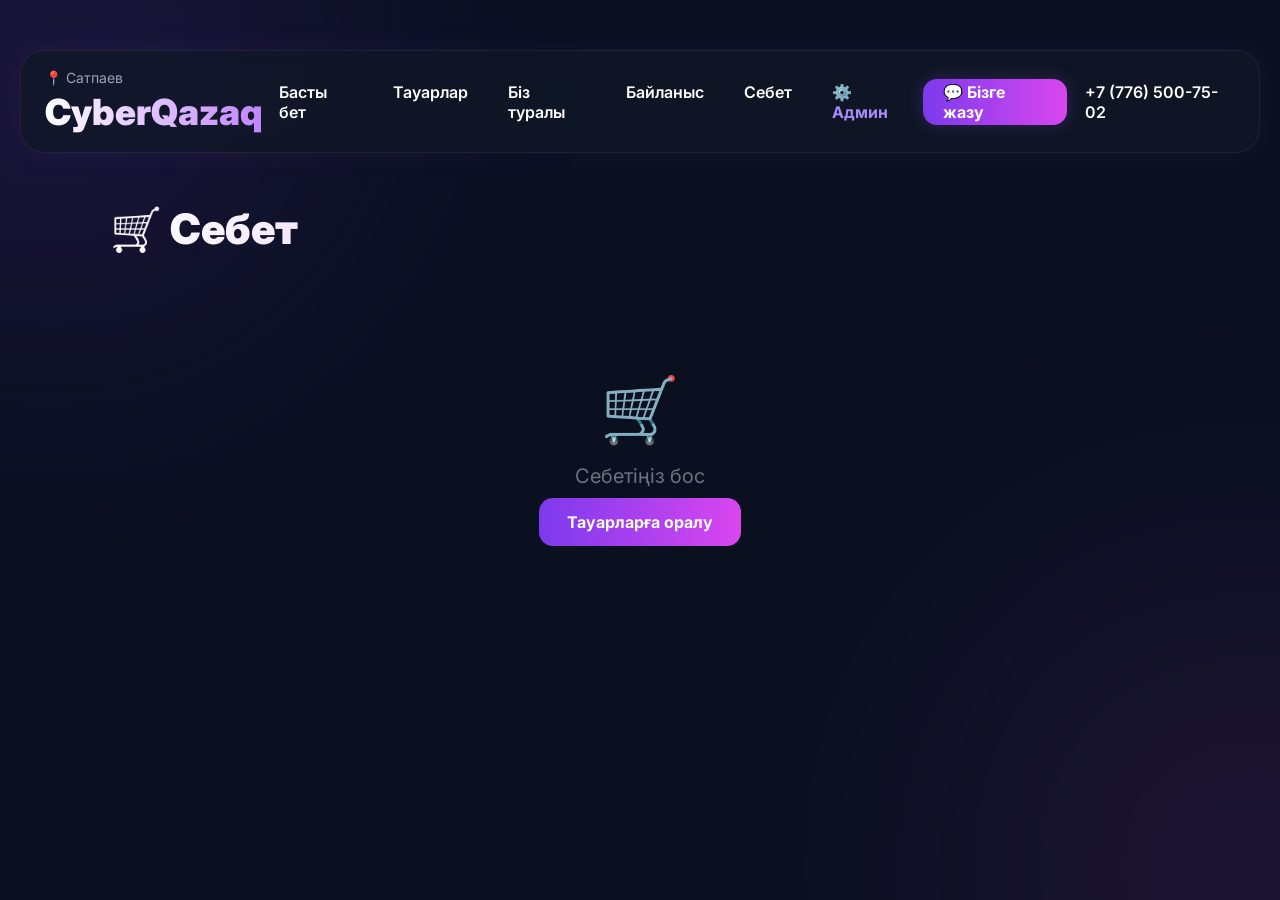
<file: templates/cart.html>
<!DOCTYPE html>
<html lang="kk">
<head>
  <meta charset="UTF-8">
  <meta name="viewport" content="width=device-width, initial-scale=1.0">
  <title>CyberQazaq — Себет</title>
  <link rel="preconnect" href="https://fonts.googleapis.com">
  <link rel="preconnect" href="https://fonts.gstatic.com" crossorigin>
  <link href="https://fonts.googleapis.com/css2?family=Inter:wght@400;500;600;700;800;900&display=swap" rel="stylesheet">
  <link rel="stylesheet" href="/static/style.css">
  <style>
    .cart-page { max-width: 1100px; margin: 0 auto; padding: 40px 20px; }

    .cart-title {
      font-size: 42px;
      font-weight: 900;
      background: linear-gradient(90deg, #fff, #c084fc);
      -webkit-background-clip: text;
      -webkit-text-fill-color: transparent;
      margin-bottom: 36px;
    }

    .cart-layout {
      display: grid;
      grid-template-columns: 1fr 380px;
      gap: 28px;
      align-items: start;
    }

    /* ── ITEMS ── */
    .cart-items-list { display: flex; flex-direction: column; gap: 16px; }

    .cart-item-row {
      background: rgba(17,24,39,0.72);
      border: 1px solid rgba(255,255,255,0.06);
      border-radius: 20px;
      padding: 20px 24px;
      display: flex;
      align-items: center;
      justify-content: space-between;
      gap: 16px;
      transition: 0.3s;
    }
    .cart-item-row:hover { border-color: rgba(168,85,247,0.3); }

    .cart-item-name { font-size: 17px; font-weight: 700; margin-bottom: 4px; }
    .cart-item-price { color: #c084fc; font-weight: 800; font-size: 18px; }

    .cart-remove {
      width: 36px; height: 36px;
      border: none; border-radius: 10px;
      background: rgba(239,68,68,0.15);
      color: #f87171;
      font-size: 18px;
      cursor: pointer;
      transition: 0.3s;
      flex-shrink: 0;
    }
    .cart-remove:hover { background: rgba(239,68,68,0.3); transform: scale(1.1); }

    .cart-empty {
      text-align: center;
      padding: 80px 0;
      color: #6b7280;
    }
    .cart-empty .empty-icon { font-size: 64px; margin-bottom: 16px; }
    .cart-empty p { font-size: 20px; margin-bottom: 24px; }
    .cart-empty a {
      padding: 14px 28px;
      background: linear-gradient(90deg,#7c3aed,#d946ef);
      border-radius: 14px;
      color: white;
      font-weight: 700;
      text-decoration: none;
      transition: 0.3s;
    }
    .cart-empty a:hover { transform: translateY(-3px); box-shadow: 0 0 24px rgba(168,85,247,0.35); }

    /* ── ORDER PANEL ── */
    .order-panel {
      background: rgba(17,24,39,0.82);
      border: 1px solid rgba(255,255,255,0.08);
      border-radius: 28px;
      padding: 28px;
      position: sticky;
      top: 100px;
    }

    .order-panel h3 { font-size: 22px; font-weight: 800; margin-bottom: 24px; }

    /* ── SUMMARY ── */
    .order-summary { margin-bottom: 28px; }
    .summary-row {
      display: flex;
      justify-content: space-between;
      color: #9ca3af;
      margin-bottom: 10px;
      font-size: 15px;
    }
    .summary-row.total {
      color: white;
      font-size: 20px;
      font-weight: 800;
      border-top: 1px solid rgba(255,255,255,0.08);
      padding-top: 14px;
      margin-top: 14px;
    }
    .summary-row.total span:last-child { color: #d8b4fe; }

    /* ── PAYMENT METHODS ── */
    .payment-section { margin-bottom: 24px; }
    .payment-label {
      font-size: 14px;
      font-weight: 700;
      color: #9ca3af;
      text-transform: uppercase;
      letter-spacing: 0.05em;
      margin-bottom: 12px;
    }

    .payment-options { display: flex; flex-direction: column; gap: 10px; }

    .payment-option {
      display: flex;
      align-items: center;
      gap: 14px;
      padding: 14px 16px;
      border-radius: 16px;
      border: 2px solid rgba(255,255,255,0.06);
      background: rgba(255,255,255,0.03);
      cursor: pointer;
      transition: 0.25s;
      user-select: none;
    }
    .payment-option:hover { border-color: rgba(168,85,247,0.4); background: rgba(168,85,247,0.06); }
    .payment-option.selected {
      border-color: #a855f7;
      background: rgba(168,85,247,0.12);
      box-shadow: 0 0 18px rgba(168,85,247,0.15);
    }

    .payment-option input[type="radio"] { display: none; }

    .payment-radio {
      width: 20px; height: 20px;
      border-radius: 50%;
      border: 2px solid rgba(255,255,255,0.2);
      display: flex; align-items: center; justify-content: center;
      flex-shrink: 0;
      transition: 0.25s;
    }
    .payment-option.selected .payment-radio {
      border-color: #a855f7;
      background: #a855f7;
    }
    .payment-option.selected .payment-radio::after {
      content: "";
      width: 8px; height: 8px;
      border-radius: 50%;
      background: white;
    }

    .payment-icon {
      width: 38px; height: 38px;
      border-radius: 10px;
      display: flex; align-items: center; justify-content: center;
      font-size: 16px;
      font-weight: 900;
      flex-shrink: 0;
    }
    .icon-kaspi   { background: #ef4444; color: white; }
    .icon-halyk   { background: #16a34a; color: white; }
    .icon-cash    { background: #ca8a04; color: white; font-size: 18px; }
    .icon-install { background: linear-gradient(135deg,#7c3aed,#d946ef); color: white; font-size: 14px; }

    .payment-info { flex: 1; }
    .payment-info strong { font-size: 15px; font-weight: 700; display: block; }
    .payment-info span { font-size: 12px; color: #6b7280; }
    .payment-option.selected .payment-info span { color: #a78bfa; }

    /* ── INSTALLMENT SUB-OPTIONS ── */
    .inst-pill {
      background: rgba(124,58,237,0.12);
      border: 1px solid rgba(168,85,247,0.2);
      border-radius: 10px;
      padding: 8px 10px;
      display: flex;
      flex-direction: column;
      gap: 2px;
    }
    .inst-months { color: #a855f7; font-size: 11px; font-weight: 700; }
    .inst-amount { color: #f9fafb; font-size: 13px; font-weight: 800; }
    .installment-months {
      display: none;
      grid-template-columns: repeat(4, 1fr);
      gap: 8px;
      margin-top: 10px;
      padding: 12px;
      background: rgba(168,85,247,0.06);
      border-radius: 12px;
    }
    .installment-months.visible { display: grid; }
    .month-btn {
      padding: 8px 4px;
      border: 1px solid rgba(168,85,247,0.3);
      border-radius: 10px;
      background: transparent;
      color: #d1d5db;
      font-size: 13px;
      font-weight: 600;
      cursor: pointer;
      transition: 0.2s;
      text-align: center;
    }
    .month-btn:hover, .month-btn.active {
      background: #7c3aed;
      border-color: #7c3aed;
      color: white;
    }

    /* ── CONTACT FIELDS ── */
    .contact-section { margin-bottom: 24px; }
    .field-group { display: flex; flex-direction: column; gap: 10px; }
    .field-group input {
      height: 48px;
      padding: 0 16px;
      border-radius: 14px;
      border: 1px solid rgba(255,255,255,0.08);
      background: rgba(255,255,255,0.05);
      color: white;
      font-size: 15px;
      outline: none;
      transition: 0.3s;
    }
    .field-group input:focus {
      border-color: #a855f7;
      box-shadow: 0 0 14px rgba(168,85,247,0.2);
    }
    .field-group input::placeholder { color: #4b5563; }
    .field-group input.error { border-color: #ef4444; }

    /* ── ERROR MSG ── */
    .error-msg {
      display: none;
      background: rgba(239,68,68,0.12);
      border: 1px solid rgba(239,68,68,0.3);
      border-radius: 12px;
      padding: 12px 16px;
      color: #f87171;
      font-size: 14px;
      margin-bottom: 16px;
      animation: shake 0.3s ease;
    }
    .error-msg.visible { display: flex; align-items: center; gap: 8px; }
    @keyframes shake {
      0%,100% { transform: translateX(0); }
      25%      { transform: translateX(-6px); }
      75%      { transform: translateX(6px); }
    }

    /* ── ORDER BUTTON ── */
    .order-btn {
      width: 100%;
      height: 54px;
      border: none;
      border-radius: 16px;
      background: linear-gradient(90deg,#7c3aed,#d946ef);
      color: white;
      font-size: 17px;
      font-weight: 800;
      cursor: pointer;
      transition: 0.3s;
      position: relative;
      overflow: hidden;
      box-shadow: 0 0 24px rgba(168,85,247,0.25);
    }
    .order-btn:hover { transform: translateY(-3px); box-shadow: 0 0 36px rgba(217,70,239,0.4); }
    .order-btn:disabled { opacity: 0.4; cursor: not-allowed; transform: none; }

    /* ── SUCCESS MODAL ── */
    .success-overlay {
      display: none;
      position: fixed; inset: 0;
      background: rgba(0,0,0,0.7);
      backdrop-filter: blur(8px);
      z-index: 9999;
      align-items: center;
      justify-content: center;
    }
    .success-overlay.visible { display: flex; }
    .success-modal {
      background: #111827;
      border: 1px solid rgba(168,85,247,0.3);
      border-radius: 32px;
      padding: 48px 40px;
      text-align: center;
      max-width: 440px;
      width: 90%;
      animation: popIn 0.4s cubic-bezier(.175,.885,.32,1.275);
    }
    @keyframes popIn {
      from { transform: scale(0.8); opacity: 0; }
      to   { transform: scale(1);   opacity: 1; }
    }
    .success-icon { font-size: 72px; margin-bottom: 20px; }
    .success-modal h2 { font-size: 28px; font-weight: 900; margin-bottom: 12px; }
    .success-modal p { color: #9ca3af; line-height: 1.7; margin-bottom: 8px; }
    .success-modal .order-num {
      display: inline-block;
      margin: 16px 0;
      padding: 10px 20px;
      background: rgba(168,85,247,0.15);
      border: 1px solid rgba(168,85,247,0.3);
      border-radius: 12px;
      color: #d8b4fe;
      font-weight: 800;
      font-size: 18px;
    }
    .success-back {
      margin-top: 24px;
      display: inline-block;
      padding: 14px 28px;
      background: linear-gradient(90deg,#7c3aed,#d946ef);
      border-radius: 14px;
      color: white;
      font-weight: 700;
      text-decoration: none;
      transition: 0.3s;
    }
    .success-back:hover { transform: translateY(-3px); }


    /* ── GIFT SECTION ── */
    .gift-section {
      margin-bottom: 24px;
      border-radius: 20px;
      overflow: hidden;
      border: 1px solid rgba(251,191,36,0.3);
    }
    .gift-header {
      background: linear-gradient(135deg, rgba(251,191,36,0.15), rgba(245,158,11,0.1));
      padding: 14px 18px;
      display: flex;
      align-items: center;
      gap: 10px;
      border-bottom: 1px solid rgba(251,191,36,0.15);
    }
    .gift-header span {
      font-size: 20px;
    }
    .gift-header strong {
      font-size: 15px;
      color: #fbbf24;
      font-weight: 800;
    }
    .gift-header p {
      font-size: 12px;
      color: #78716c;
      margin-top: 2px;
    }
    .gift-list {
      padding: 14px 18px;
      display: flex;
      flex-direction: column;
      gap: 10px;
      background: rgba(251,191,36,0.04);
    }
    .gift-item {
      display: flex;
      align-items: center;
      gap: 12px;
      padding: 10px 14px;
      background: rgba(251,191,36,0.06);
      border: 1px solid rgba(251,191,36,0.2);
      border-radius: 12px;
    }
    .gift-item-icon { font-size: 24px; flex-shrink: 0; }
    .gift-item-info { flex: 1; }
    .gift-item-info strong { font-size: 14px; color: white; display: block; margin-bottom: 2px; }
    .gift-item-info span  { font-size: 12px; color: #9ca3af; }
    .gift-free {
      padding: 3px 10px;
      background: rgba(34,197,94,0.15);
      border: 1px solid rgba(34,197,94,0.3);
      border-radius: 999px;
      color: #4ade80;
      font-size: 12px;
      font-weight: 800;
      white-space: nowrap;
    }
    .gift-tier-badge {
      display: inline-flex;
      align-items: center;
      gap: 6px;
      padding: 4px 12px;
      border-radius: 999px;
      font-size: 12px;
      font-weight: 700;
      margin-left: auto;
    }
    .tier-silver { background: rgba(148,163,184,0.15); color: #94a3b8; border: 1px solid rgba(148,163,184,0.3); }
    .tier-gold   { background: rgba(251,191,36,0.15);  color: #fbbf24; border: 1px solid rgba(251,191,36,0.3); }
    .tier-vip    { background: rgba(168,85,247,0.15);  color: #c084fc; border: 1px solid rgba(168,85,247,0.3); }
    .no-gift-msg {
      padding: 14px 18px;
      color: #6b7280;
      font-size: 13px;
      text-align: center;
      background: rgba(255,255,255,0.02);
    }

    @media (max-width: 860px) {
      .cart-layout { grid-template-columns: 1fr; }
      .order-panel { position: static; }
    }
    @media (max-width: 600px) {
      .cart-page { padding: 20px 12px; }
      .cart-title { font-size: 28px; margin-bottom: 20px; }
      .cart-item-row { flex-wrap: wrap; padding: 14px 16px; gap: 10px; }
      .cart-item-name { font-size: 14px; }
      .cart-item-price { font-size: 15px; }
      .order-panel { padding: 20px; border-radius: 20px; }
    }
  </style>
</head>
<body>
<div class="container">

  <!-- HEADER -->
  <header class="site-header">
    <div class="brand">
      <a class="city" href="https://2gis.kz/zhezkazgan/geo/70030076462480403" target="_blank">📍 Сатпаев</a>
      <div class="logo">CyberQazaq</div>
    </div>
    <nav class="top-nav">
      <a href="/">Басты бет</a>
      <a href="/products">Тауарлар</a>
      <a href="/about">Біз туралы</a>
      <a href="/contact">Байланыс</a>
      <a href="/cart">Себет</a>
      <a href="/admin/direct" style="color:#a78bfa;font-weight:700;">⚙️ Админ</a>
    </nav>
    <div class="header-actions">
      <a class="contact-btn" href="https://wa.me/77765007502" target="_blank">💬 Бізге жазу</a>
      <a class="phone-link" href="tel:+77765007502">+7 (776) 500-75-02</a>
    </div>
    <!-- Hamburger (mobile only) -->
    <button class="hamburger" id="hamburger" onclick="toggleMobileNav()" aria-label="Меню">
      <span></span><span></span><span></span>
    </button>
    <!-- Mobile nav drawer -->
    <nav class="mobile-nav" id="mobileNav">
      <a href="/">🏠 Басты бет</a>
      <a href="/products">🛒 Тауарлар</a>
      <a href="/about">🏢 Біз туралы</a>
      <a href="/contact">📞 Байланыс</a>
      <a href="/cart">🛒 Себет</a>
      <a href="/favorites">❤️ Таңдаулылар</a>
      <a href="/ai-builder">🤖 AI конфигуратор</a>
      <a href="https://wa.me/77765007502" target="_blank" style="color:#c084fc;">💬 WhatsApp жазу</a>
      <a href="tel:+77765007502" style="color:#9ca3af;">📞 +7 (776) 500-75-02</a>
    </nav>
  </header>

  <div class="cart-page">
    <h1 class="cart-title">🛒 Себет</h1>

    <!-- Empty state (shown when cart is empty) -->
    <div class="cart-empty" id="emptyState" style="display:none">
      <div class="empty-icon">🛒</div>
      <p>Себетіңіз бос</p>
      <a href="/">Тауарларға оралу</a>
    </div>

    <!-- Cart layout (shown when cart has items) -->
    <div class="cart-layout" id="cartLayout">

      <!-- LEFT: items list -->
      <div class="cart-items-list" id="cartItemsList"></div>

      <!-- RIGHT: order panel -->
      <div class="order-panel">
        <h3>📋 Тапсырыс</h3>

        <!-- Summary -->
        <div class="order-summary">
          <div class="summary-row">
            <span>Тауарлар саны</span>
            <span id="itemCount">0</span>
          </div>
          <div class="summary-row">
            <span>Жеткізу</span>
            <span style="color:#4ade80">Менеджермен келісіледі</span>
          </div>
          <div class="summary-row total">
            <span>Жалпы сома</span>
            <span id="totalSum">0 ₸</span>
          </div>
        </div>

        <!-- Installment preview -->
        <div id="installmentPreview" style="display:none;background:#111827;border:1px solid #1f2937;border-radius:14px;padding:14px;margin-bottom:16px"></div>

        <!-- GIFT SECTION -->
        <div class="gift-section" id="giftSection" style="display:none">
          <div class="gift-header">
            <span>🎁</span>
            <div>
              <strong>Тегін сыйлық!</strong>
              <p id="giftTierText">Сетке қосымша сыйлық</p>
            </div>
            <span id="giftTierBadge" class="gift-tier-badge tier-gold"></span>
          </div>
          <div class="gift-list" id="giftList"></div>
        </div>

        <!-- Payment method — REQUIRED -->
        <div class="payment-section">
          <div class="payment-label">💳 Төлем тәсілі *</div>
          <div class="payment-options" id="paymentOptions">

            <label class="payment-option" onclick="selectPayment(this, 'kaspi')">
              <input type="radio" name="payment" value="kaspi">
              <div class="payment-radio"></div>
              <div class="payment-icon icon-kaspi">K</div>
              <div class="payment-info">
                <strong>Kaspi Bank</strong>
                <span>QR немесе телефон нөмірі</span>
              </div>
            </label>

            <label class="payment-option" onclick="selectPayment(this, 'halyk')">
              <input type="radio" name="payment" value="halyk">
              <div class="payment-radio"></div>
              <div class="payment-icon icon-halyk">H</div>
              <div class="payment-info">
                <strong>Halyk Bank</strong>
                <span>Homebank / карта аударымы</span>
              </div>
            </label>

            <label class="payment-option" onclick="selectPayment(this, 'cash')">
              <input type="radio" name="payment" value="cash">
              <div class="payment-radio"></div>
              <div class="payment-icon icon-cash">₸</div>
              <div class="payment-info">
                <strong>Қолма-қол</strong>
                <span>Жеткізу кезінде төлем</span>
              </div>
            </label>

            <label class="payment-option" onclick="selectPayment(this, 'installment')">
              <input type="radio" name="payment" value="installment">
              <div class="payment-radio"></div>
              <div class="payment-icon icon-install">%</div>
              <div class="payment-info">
                <strong>Бөліп төлеу</strong>
                <span>0% — 3, 6, 12, 24 ай</span>
              </div>
            </label>

          </div>

          <!-- Installment months (shown only when installment selected) -->
          <div class="installment-months" id="installmentMonths">
            <button class="month-btn" onclick="selectMonths(this, 3)">3 ай</button>
            <button class="month-btn" onclick="selectMonths(this, 6)">6 ай</button>
            <button class="month-btn active" onclick="selectMonths(this, 12)">12 ай</button>
            <button class="month-btn" onclick="selectMonths(this, 24)">24 ай</button>
          </div>
        </div>

        <!-- Contact info -->
        <div class="contact-section">
          <div class="payment-label">📞 Байланыс мәліметтері *</div>
          <div class="field-group">
            <input type="text"  id="orderName"  placeholder="Аты-жөніңіз">
            <input type="tel"   id="orderPhone" placeholder="Телефон нөміріңіз">
            <input type="text"  id="orderCity"  placeholder="Қала / Мекенжай">
          </div>
        </div>

        <!-- Error message -->
        <div class="error-msg" id="errorMsg">
          <span>⚠️</span>
          <span id="errorText"></span>
        </div>

        <!-- Order button -->
        <button class="order-btn" onclick="submitOrder()">
          ✅ Тапсырыс беру
        </button>

        <p style="text-align:center; color:#4b5563; font-size:13px; margin-top:14px;">
          Тапсырыс берілгеннен кейін менеджер 30 минут ішінде хабарласады
        </p>
      </div>

    </div>
  </div>

</div>

<!-- SUCCESS MODAL -->
<div class="success-overlay" id="successOverlay">
  <div class="success-modal">
    <div class="success-icon">🎉</div>
    <h2>Тапсырыс қабылданды!</h2>
    <p>Менеджер сізге <strong>30 минут ішінде</strong> хабарласады.</p>
    <div class="order-num" id="orderNum">#000000</div>
    <p id="paymentConfirmText" style="color:#a78bfa; font-weight:600;"></p>
    <div id="successGifts"></div>
    <div id="successInstallment" style="display:none;margin:12px 0;padding:12px 16px;background:rgba(124,58,237,0.12);border:1px solid rgba(168,85,247,0.3);border-radius:14px;text-align:left"></div>
    <p style="margin-top:8px;">Жеткізу мерзімі: <strong style="color:white">7–15 күн</strong></p>
    <div style="margin-top:4px;padding:8px 12px;background:rgba(74,222,128,0.08);border:1px solid rgba(74,222,128,0.2);border-radius:10px;font-size:12px;color:#4ade80">
      ✅ Төлем күйі: <strong>Растауды күтуде</strong>
    </div>
    <button id="redownloadPdf" style="display:none;margin-top:14px;width:100%;padding:12px;border:none;border-radius:14px;background:linear-gradient(90deg,#7c3aed,#c026d3);color:white;font-weight:700;font-size:14px;cursor:pointer">
      📄 PDF Квитанция жүктеу
    </button>
    <a href="/" class="success-back">Басты бетке оралу</a>
  </div>
</div>

<script>
  // ── STATE ──────────────────────────────────────────────────────────────────
  let cart            = JSON.parse(localStorage.getItem('cart')) || [];
  let selectedPayment = null;
  let selectedMonths  = 12;

  // ── RENDER CART ────────────────────────────────────────────────────────────
  // ── GIFT TIERS ─────────────────────────────────────────────────────────
  const GIFT_TIERS = [
    {
      minPrice: 2_000_000,
      badge:    '👑 VIP',
      badgeClass: 'tier-vip',
      tierText: 'VIP сет — 3 сыйлық!',
      gifts: [
        { icon: '🖥',  name: 'Екінші монитор',    desc: '240Hz Gaming Monitor — тегін!',   highlight: true },
        { icon: '🖱',  name: 'Desk Mat XL',         desc: 'Үлкен gaming коврик — тегін!' },
        { icon: '📐',  name: 'Monitor Bracket',     desc: 'Монитор кронштейні — тегін!' },
      ]
    },
    {
      minPrice: 800_000,
      badge:    '🥇 Gold',
      badgeClass: 'tier-gold',
      tierText: 'Gold сет — 2 сыйлық!',
      gifts: [
        { icon: '🖱',  name: 'Desk Mat XL',         desc: 'Үлкен gaming коврик — тегін!' },
        { icon: '📐',  name: 'Monitor Bracket',     desc: 'Монитор кронштейні — тегін!' },
      ]
    },
    {
      minPrice: 500_000,
      badge:    '🥈 Silver',
      badgeClass: 'tier-silver',
      tierText: 'Сетке қосымша сыйлық!',
      gifts: [
        { icon: '🖱',  name: 'Desk Mat',             desc: 'Gaming коврик — тегін!' },
      ]
    },
  ];

  function getGiftTier(total) {
    for (const tier of GIFT_TIERS) {
      if (total >= tier.minPrice) return tier;
    }
    return null;
  }

  function renderGifts(total) {
    const section = document.getElementById('giftSection');
    const list    = document.getElementById('giftList');
    const tierText  = document.getElementById('giftTierText');
    const tierBadge = document.getElementById('giftTierBadge');

    const tier = getGiftTier(total);
    if (!tier) { section.style.display = 'none'; return; }

    section.style.display = 'block';
    tierText.textContent  = tier.tierText;
    tierBadge.textContent = tier.badge;
    tierBadge.className   = 'gift-tier-badge ' + tier.badgeClass;

    list.innerHTML = tier.gifts.map(g => `
      <div class="gift-item">
        <div class="gift-item-icon">${g.icon}</div>
        <div class="gift-item-info">
          <strong>${g.name} ${g.highlight ? '🔥' : ''}</strong>
          <span>${g.desc}</span>
        </div>
        <span class="gift-free">ТЕГІН</span>
      </div>`).join('');
  }

  function renderCart() {
    const list      = document.getElementById('cartItemsList');
    const empty     = document.getElementById('emptyState');
    const layout    = document.getElementById('cartLayout');
    const itemCount = document.getElementById('itemCount');
    const totalSum  = document.getElementById('totalSum');

    if (cart.length === 0) {
      empty.style.display  = 'block';
      layout.style.display = 'none';
      renderGifts(0);
      updateInstallmentPreview(0);
      return;
    }

    empty.style.display  = 'none';
    layout.style.display = 'grid';

    // Group items by name to show quantity
    const grouped = {};
    cart.forEach(item => {
      const key = item.name;
      if (grouped[key]) { grouped[key].qty++; grouped[key].subtotal += item.price; }
      else grouped[key] = { ...item, qty: 1, subtotal: item.price };
    });

    let total = 0;
    list.innerHTML = Object.values(grouped).map((item, i) => {
      total += item.subtotal;
      return `
        <div class="cart-item-row">
          <div style="flex:1">
            <div class="cart-item-name">${item.name}</div>
            <div style="display:flex;gap:12px;align-items:center;margin-top:4px">
              <div class="cart-item-price">${item.price.toLocaleString()} ₸</div>
              ${item.qty > 1 ? `<span style="color:#a855f7;font-size:12px;font-weight:700">× ${item.qty} = ${item.subtotal.toLocaleString()} ₸</span>` : ''}
            </div>
          </div>
          <div style="display:flex;align-items:center;gap:8px">
            ${item.qty > 1 ? `<span style="color:#6b7280;font-size:12px">${item.qty} дана</span>` : ''}
            <button class="cart-remove" onclick="removeByName('${item.name.replace(/'/g,"\'")}', ${i})" title="Өшіру">×</button>
          </div>
        </div>`;
    }).join('');

    itemCount.textContent = cart.length + ' дана';
    totalSum.textContent  = total.toLocaleString() + ' ₸';
    renderGifts(total);
    updateInstallmentPreview(total);
  }

  function removeByName(name, idx) {
    const i = cart.findIndex(item => item.name === name);
    if (i !== -1) { cart.splice(i, 1); localStorage.setItem('cart', JSON.stringify(cart)); renderCart(); }
  }

  function updateInstallmentPreview(total) {
    const box = document.getElementById('installmentPreview');
    if (!box) return;
    if (total <= 0) { box.style.display = 'none'; return; }
    const m3  = Math.round(total / 3).toLocaleString();
    const m6  = Math.round(total / 6).toLocaleString();
    const m12 = Math.round(total / 12).toLocaleString();
    const m24 = Math.round(total / 24).toLocaleString();
    box.style.display = 'block';
    box.innerHTML = `
      <div style="color:#9ca3af;font-size:11px;font-weight:700;margin-bottom:8px;letter-spacing:0.5px">💳 БӨЛІП ТӨЛЕУ (0%)</div>
      <div style="display:grid;grid-template-columns:1fr 1fr;gap:6px">
        <div class="inst-pill"><span class="inst-months">3 ай</span><span class="inst-amount">${m3} ₸/ай</span></div>
        <div class="inst-pill"><span class="inst-months">6 ай</span><span class="inst-amount">${m6} ₸/ай</span></div>
        <div class="inst-pill"><span class="inst-months">12 ай</span><span class="inst-amount">${m12} ₸/ай</span></div>
        <div class="inst-pill"><span class="inst-months">24 ай</span><span class="inst-amount">${m24} ₸/ай</span></div>
      </div>
      <div style="color:#4b5563;font-size:10px;margin-top:6px;text-align:center">Kaspi / Halyk / Freedom Bank арқылы</div>`;
  }

  function removeItem(index) {
    cart.splice(index, 1);
    localStorage.setItem('cart', JSON.stringify(cart));
    renderCart();
  }

  // ── PAYMENT SELECTION ──────────────────────────────────────────────────────
  function selectPayment(label, method) {
    document.querySelectorAll('.payment-option').forEach(el => el.classList.remove('selected'));
    label.classList.add('selected');
    selectedPayment = method;

    // Show installment months only for bөліп төлеу
    const months = document.getElementById('installmentMonths');
    months.classList.toggle('visible', method === 'installment');

    hideError();
  }

  function selectMonths(btn, months) {
    document.querySelectorAll('.month-btn').forEach(b => b.classList.remove('active'));
    btn.classList.add('active');
    selectedMonths = months;
  }

  // ── VALIDATION & SUBMIT ────────────────────────────────────────────────────
  function showError(msg) {
    const box  = document.getElementById('errorMsg');
    const text = document.getElementById('errorText');
    text.textContent = msg;
    box.classList.add('visible');
    box.scrollIntoView({ behavior: 'smooth', block: 'nearest' });
  }

  function hideError() {
    document.getElementById('errorMsg').classList.remove('visible');
    document.querySelectorAll('.field-group input').forEach(i => i.classList.remove('error'));
  }

  async function submitOrder() {
    hideError();

    const name  = document.getElementById('orderName').value.trim();
    const phone = document.getElementById('orderPhone').value.trim();
    const city  = document.getElementById('orderCity').value.trim();

    // 1. Check payment method selected
    if (!selectedPayment) {
      showError('Төлем тәсілін таңдаңыз');
      return;
    }

    // 2. Check name
    if (!name) {
      document.getElementById('orderName').classList.add('error');
      showError('Аты-жөніңізді енгізіңіз');
      return;
    }

    // 3. Check phone
    if (!phone) {
      document.getElementById('orderPhone').classList.add('error');
      showError('Телефон нөміріңізді енгізіңіз');
      return;
    }

    // 4. Check city
    if (!city) {
      document.getElementById('orderCity').classList.add('error');
      showError('Қала / мекенжайды енгізіңіз');
      return;
    }

    // ── All good — send order to server ─────────────────────────────────────
    const orderNum = '#' + Math.floor(100000 + Math.random() * 900000);

    const paymentLabels = {
      kaspi:       'Kaspi Bank арқылы төлем',
      halyk:       'Halyk Bank арқылы төлем',
      cash:        'Жеткізу кезінде қолма-қол төлем',
      installment: `Бөліп төлеу — ${selectedMonths} ай (0%)`
    };
    const paymentLabel = paymentLabels[selectedPayment];

    const total = cart.reduce((s, i) => s + i.price, 0);

    // Disable button while sending
    const btn = document.querySelector('.order-btn');
    btn.disabled    = true;
    btn.textContent = '⏳ Жіберілуде...';

    try {
      await fetch('/order', {
        method:  'POST',
        headers: { 'Content-Type': 'application/json' },
        body: JSON.stringify({
          order_num: orderNum,
          name,
          phone,
          city,
          payment: paymentLabel,
          items:   cart,
          total,
          gifts: (() => {
            const tier = getGiftTier(total);
            return tier ? tier.gifts.map(g => g.name) : [];
          })()
        })
      });
    } catch (e) {
      // Email failure is non-blocking — order still goes through
      console.warn('Email send failed:', e);
    }

    // Build enriched items list with quantity
    const groupedForPdf = {};
    cart.forEach(item => {
      if (groupedForPdf[item.name]) { groupedForPdf[item.name].qty++; }
      else groupedForPdf[item.name] = { ...item, qty: 1 };
    });
    const pdfItems = Object.values(groupedForPdf).map(item => ({
      name:        item.qty > 1 ? `${item.name} (× ${item.qty})` : item.name,
      price:       item.subtotal || item.price * item.qty,
      description: item.description || '',
      warranty:    item.warranty || '12 ай',
    }));

    const installmentInfo = selectedPayment === 'installment'
      ? `
Айлық төлем: ${Math.round(total / selectedMonths).toLocaleString()} ₸ × ${selectedMonths} ай (0%)`
      : '';

    const pdfPayload = {
      order_num: orderNum,
      name, phone, city,
      payment:   paymentLabel + installmentInfo,
      items:     pdfItems,
      total,
      gifts: (() => { const tier = getGiftTier(total); return tier ? tier.gifts.map(g => g.name) : []; })(),
      order_date: new Date().toLocaleString('kk-KZ', { year:'numeric', month:'2-digit', day:'2-digit', hour:'2-digit', minute:'2-digit' }),
      payment_status: 'Растауды күтуде',
    };

    // Generate and download PDF receipt
    try {
      const pdfRes = await fetch('/order/pdf', {
        method: 'POST',
        headers: { 'Content-Type': 'application/json' },
        body: JSON.stringify(pdfPayload)
      });
      if (pdfRes.ok) {
        const blob = await pdfRes.blob();
        const url  = URL.createObjectURL(blob);
        const a    = document.createElement('a');
        a.href     = url;
        a.download = `CyberQazaq-${orderNum.replace('#','')}.pdf`;
        a.click();
        URL.revokeObjectURL(url);
      }
    } catch(e) { console.warn('PDF generation failed:', e); }

    // Show success regardless of email result
    document.getElementById('orderNum').textContent = orderNum;
    document.getElementById('paymentConfirmText').textContent = '💳 ' + paymentLabel;

    // Clear cart
    localStorage.removeItem('cart');
    cart = [];

    btn.disabled    = false;
    btn.textContent = '✅ Тапсырыс беру';

    // Show gifts in modal
    const successTier = getGiftTier(total);
    const giftsEl = document.getElementById('successGifts');
    if (successTier && giftsEl) {
      giftsEl.innerHTML = `<div style="margin:16px 0;padding:14px;background:rgba(251,191,36,0.1);border:1px solid rgba(251,191,36,0.25);border-radius:16px">
        <p style="color:#fbbf24;font-weight:800;margin-bottom:8px">🎁 Сіздің сыйлықтарыңыз:</p>
        ${successTier.gifts.map(g => `<p style="color:#d1d5db;margin:4px 0">${g.icon} ${g.name}</p>`).join('')}
      </div>`;
    } else if (giftsEl) {
      giftsEl.innerHTML = '';
    }

    // Show installment breakdown in success modal if applicable
    const successInstEl = document.getElementById('successInstallment');
    if (successInstEl) {
      if (selectedPayment === 'installment') {
        const monthly = Math.round(total / selectedMonths).toLocaleString();
        successInstEl.style.display = 'block';
        successInstEl.innerHTML = `
          <div style="color:#a855f7;font-weight:700;font-size:12px;margin-bottom:6px">💳 БӨЛІП ТӨЛЕУ АҚПАРАТЫ</div>
          <div style="display:grid;grid-template-columns:1fr 1fr;gap:6px;font-size:13px">
            <div><span style="color:#6b7280">Жалпы сома:</span><br><strong style="color:white">${total.toLocaleString()} ₸</strong></div>
            <div><span style="color:#6b7280">Мерзім:</span><br><strong style="color:white">${selectedMonths} ай (0%)</strong></div>
            <div><span style="color:#6b7280">Ай сайын:</span><br><strong style="color:#d8b4fe;font-size:16px">${monthly} ₸</strong></div>
            <div><span style="color:#6b7280">Төлем күйі:</span><br><strong style="color:#4ade80">Растауды күтуде</strong></div>
          </div>`;
      } else {
        successInstEl.style.display = 'none';
      }
    }

    // Store PDF payload for re-download
    const redownBtn = document.getElementById('redownloadPdf');
    if (redownBtn) {
      redownBtn.style.display = 'block';
      redownBtn.onclick = async () => {
        try {
          const res = await fetch('/order/pdf', { method:'POST', headers:{'Content-Type':'application/json'}, body: JSON.stringify(pdfPayload) });
          if (res.ok) { const b = await res.blob(); const u = URL.createObjectURL(b); const a = document.createElement('a'); a.href=u; a.download=`CyberQazaq-${orderNum.replace('#','')}.pdf`; a.click(); URL.revokeObjectURL(u); }
        } catch(e) { console.warn('PDF re-download failed:', e); }
      };
    }

    document.getElementById('successOverlay').classList.add('visible');
  }

  // ── INIT ───────────────────────────────────────────────────────────────────
  renderCart();
</script>
  <!-- Mobile WhatsApp sticky button -->
  <a class="mobile-wa-btn" href="https://wa.me/77765007502" target="_blank">💬</a>
</body>
</html>
</file>
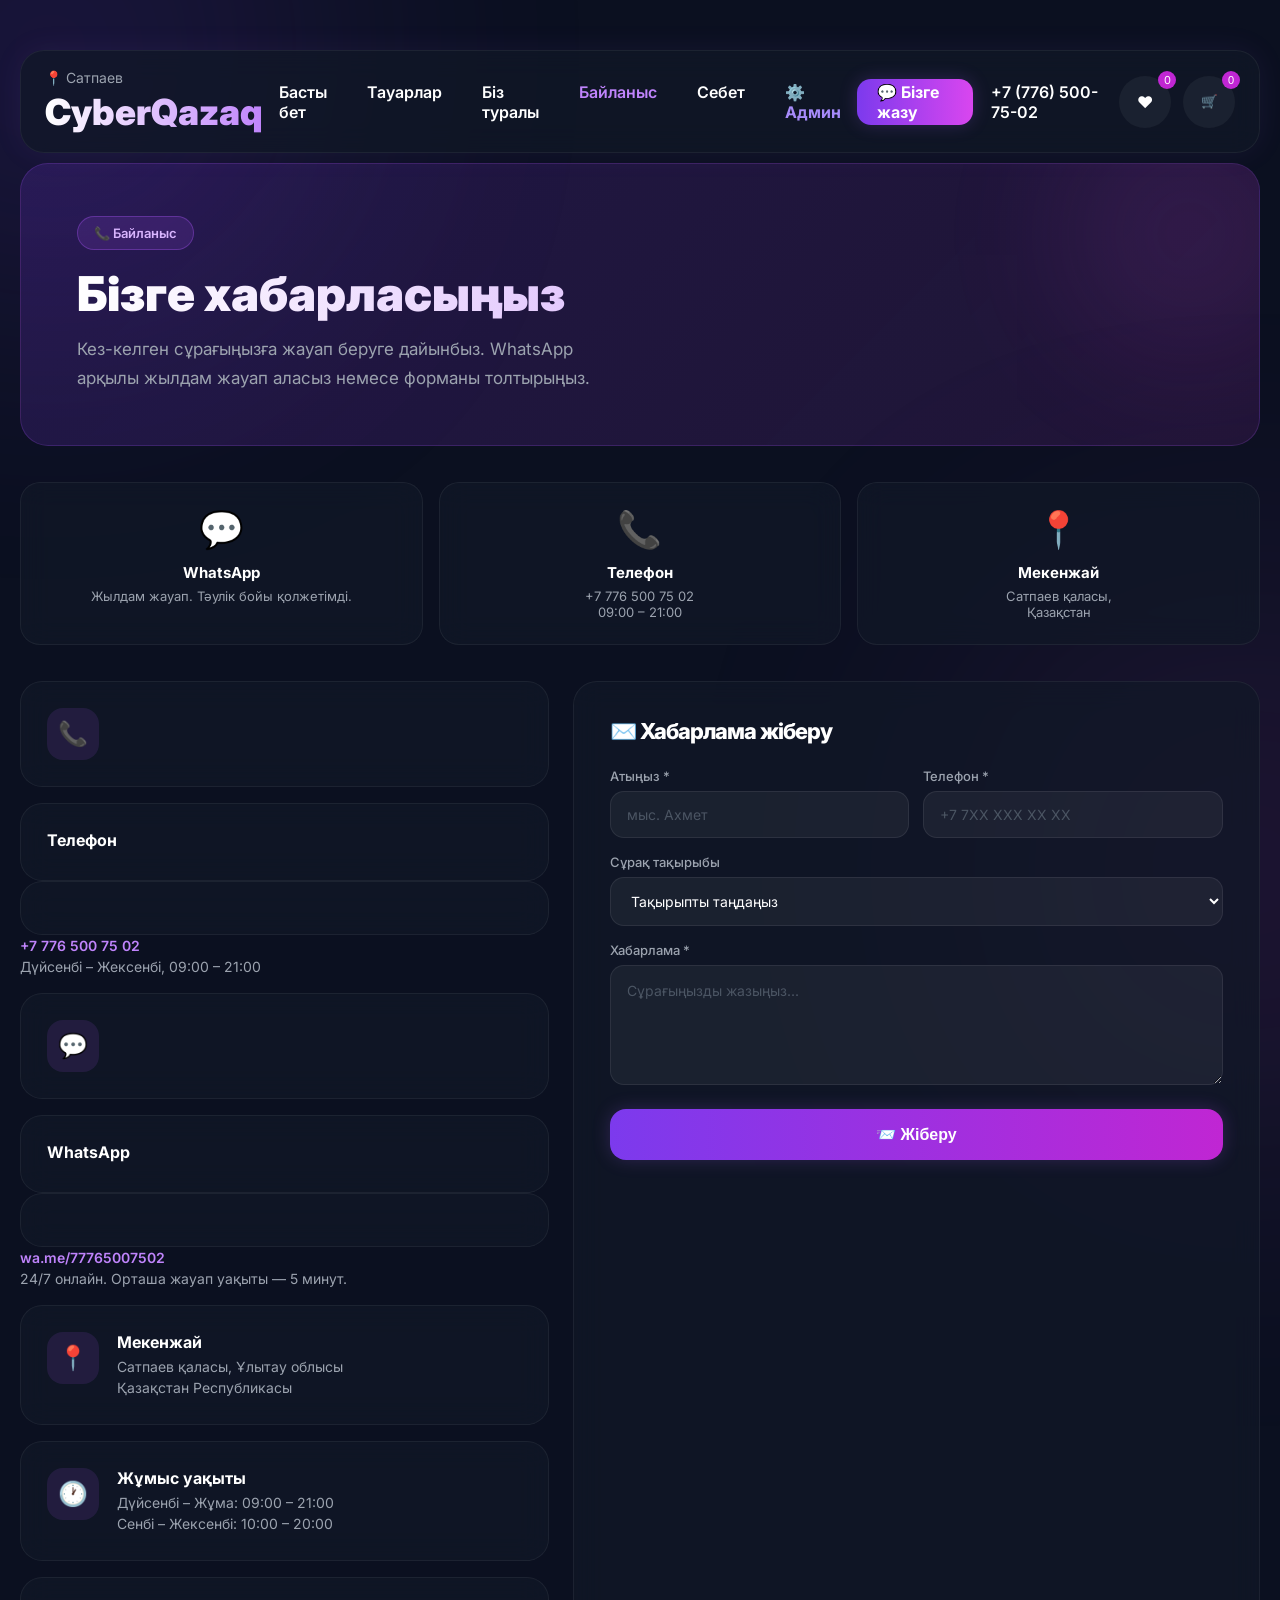
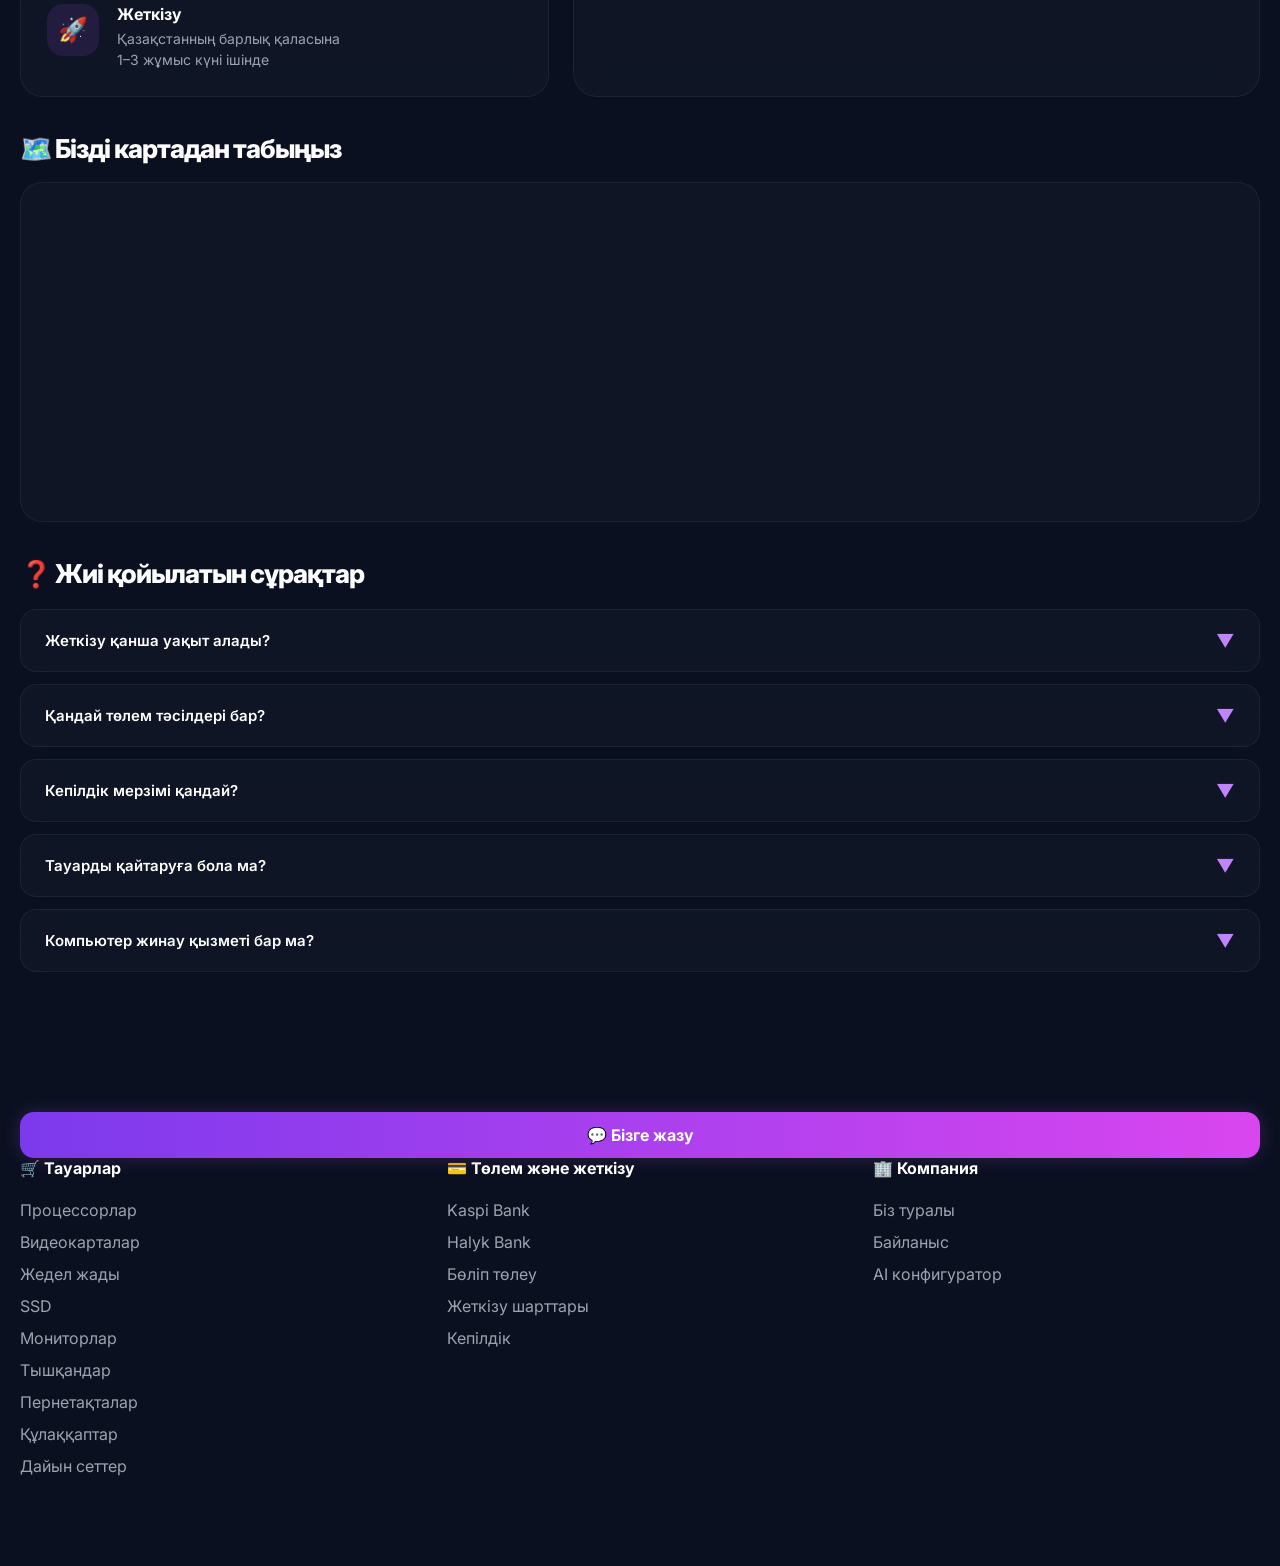
<file: templates/contact.html>
<!DOCTYPE html>
<html lang="kk">
<head>
  <meta charset="UTF-8">
  <meta name="viewport" content="width=device-width, initial-scale=1.0">
  <title>CyberQazaq — Байланыс</title>
  <link rel="preconnect" href="https://fonts.googleapis.com">
  <link href="https://fonts.googleapis.com/css2?family=Inter:wght@400;500;600;700;800;900&display=swap" rel="stylesheet">
  <link rel="stylesheet" href="/static/style.css">
  <style>
    .contact-hero {
      border-radius: 28px;
      padding: 52px 56px;
      margin-bottom: 36px;
      background: linear-gradient(135deg, rgba(124,58,237,0.18), rgba(217,70,239,0.10));
      border: 1px solid rgba(168,85,247,0.2);
      position: relative;
      overflow: hidden;
    }
    .contact-hero::before {
      content:"";
      position:absolute; top:-60px; right:-60px;
      width:260px; height:260px;
      background:#d946ef; opacity:0.1;
      filter:blur(70px); border-radius:50%;
    }
    .contact-hero-badge {
      display:inline-block;
      padding:8px 16px; border-radius:999px;
      background:rgba(168,85,247,0.15);
      border:1px solid rgba(168,85,247,0.35);
      color:#d8b4fe; font-size:13px; font-weight:600;
      margin-bottom:18px;
    }
    .contact-hero h1 {
      font-size:48px; font-weight:900; line-height:1.1; margin-bottom:14px;
      background:linear-gradient(90deg,#fff,#c084fc);
      -webkit-background-clip:text; -webkit-text-fill-color:transparent;
    }
    .contact-hero p { color:#9ca3af; font-size:17px; max-width:520px; line-height:1.7; }

    .contact-grid {
      display: grid;
      grid-template-columns: 1fr 1.3fr;
      gap: 24px;
      margin-bottom: 36px;
    }

    /* Info cards column */
    .contact-info { display:flex; flex-direction:column; gap:16px; }

    .contact-info-card {
      background: rgba(17,24,39,0.72);
      backdrop-filter: blur(14px);
      border: 1px solid rgba(255,255,255,0.06);
      border-radius: 22px;
      padding: 26px;
      display: flex;
      align-items: flex-start;
      gap: 18px;
      transition: 0.3s;
      text-decoration: none;
    }
    .contact-info-card:hover {
      border-color: rgba(168,85,247,0.3);
      transform: translateX(6px);
      box-shadow: 0 0 28px rgba(168,85,247,0.12);
    }
    .info-icon {
      width: 52px; height: 52px; flex-shrink: 0;
      border-radius: 16px;
      background: rgba(168,85,247,0.12);
      display: flex; align-items: center; justify-content: center;
      font-size: 24px;
    }
    .info-text h3 { font-size:16px; font-weight:700; margin-bottom:4px; color:white; }
    .info-text p  { color:#9ca3af; font-size:14px; line-height:1.5; }
    .info-text a  { color:#c084fc; text-decoration:none; font-weight:600; }
    .info-text a:hover { color:#d8b4fe; }

    /* Form card */
    .contact-form-card {
      background: rgba(17,24,39,0.72);
      backdrop-filter: blur(14px);
      border: 1px solid rgba(255,255,255,0.06);
      border-radius: 24px;
      padding: 36px;
    }
    .contact-form-card h2 {
      font-size: 22px; font-weight: 800; margin-bottom: 24px;
    }

    .form-group { margin-bottom: 16px; }
    .form-group label {
      display: block;
      font-size: 13px; color: #9ca3af;
      font-weight: 500; margin-bottom: 7px;
    }
    .form-input, .form-textarea, .form-select {
      width: 100%;
      padding: 14px 16px;
      border: 1px solid rgba(255,255,255,0.08);
      border-radius: 14px;
      background: rgba(255,255,255,0.05);
      color: white;
      font-size: 14px;
      font-family: 'Inter', sans-serif;
      outline: none;
      transition: 0.25s;
    }
    .form-input:focus, .form-textarea:focus, .form-select:focus {
      border-color: #a855f7;
      box-shadow: 0 0 14px rgba(168,85,247,0.2);
    }
    .form-input::placeholder, .form-textarea::placeholder { color: #4b5563; }
    .form-textarea { height: 120px; resize: vertical; line-height: 1.6; }

    .form-row { display: grid; grid-template-columns: 1fr 1fr; gap: 14px; }

    .submit-btn {
      width: 100%;
      padding: 16px;
      border: none;
      border-radius: 16px;
      background: linear-gradient(90deg, #7c3aed, #c026d3);
      color: white;
      font-weight: 700;
      font-size: 16px;
      cursor: pointer;
      transition: 0.3s;
      box-shadow: 0 0 18px rgba(168,85,247,0.22);
      position: relative;
      overflow: hidden;
      margin-top: 4px;
    }
    .submit-btn:hover {
      transform: translateY(-3px);
      box-shadow: 0 0 28px rgba(217,70,239,0.4);
    }
    .submit-btn:active { transform: translateY(0); }

    .success-msg {
      display: none;
      text-align: center;
      padding: 24px;
      border-radius: 16px;
      background: rgba(74,222,128,0.08);
      border: 1px solid rgba(74,222,128,0.2);
      color: #4ade80;
      font-weight: 600;
      margin-top: 16px;
    }

    /* Quick channels */
    .quick-channels {
      display: grid;
      grid-template-columns: repeat(3, 1fr);
      gap: 16px;
      margin-bottom: 36px;
    }
    .channel-card {
      background: rgba(17,24,39,0.72);
      backdrop-filter: blur(14px);
      border: 1px solid rgba(255,255,255,0.06);
      border-radius: 20px;
      padding: 24px;
      text-align: center;
      text-decoration: none;
      transition: 0.35s;
    }
    .channel-card:hover {
      transform: translateY(-6px);
      border-color: rgba(168,85,247,0.3);
      box-shadow: 0 0 28px rgba(168,85,247,0.15);
    }
    .channel-icon { font-size: 36px; margin-bottom: 12px; }
    .channel-card h3 { font-size: 15px; font-weight: 700; color: white; margin-bottom: 6px; }
    .channel-card p  { font-size: 13px; color: #9ca3af; }

    /* Map placeholder */
    .map-section { margin-bottom: 36px; }
    .map-section h2 { font-size:26px; font-weight:800; margin-bottom:18px; }
    .map-box {
      border-radius: 22px;
      overflow: hidden;
      border: 1px solid rgba(255,255,255,0.06);
      height: 340px;
      background: rgba(17,24,39,0.72);
      display: flex; align-items: center; justify-content: center;
      flex-direction: column; gap: 16px;
      position: relative;
    }
    .map-box iframe {
      width: 100%; height: 100%; border: none;
    }

    /* FAQ */
    .faq-section { margin-bottom: 40px; }
    .faq-section h2 { font-size:26px; font-weight:800; margin-bottom:20px; }
    .faq-item {
      background: rgba(17,24,39,0.72);
      backdrop-filter: blur(14px);
      border: 1px solid rgba(255,255,255,0.06);
      border-radius: 16px;
      margin-bottom: 12px;
      overflow: hidden;
      transition: 0.3s;
    }
    .faq-item:hover { border-color: rgba(168,85,247,0.2); }
    .faq-q {
      padding: 20px 24px;
      display: flex; justify-content: space-between; align-items: center;
      cursor: pointer; font-weight: 600; font-size: 15px;
    }
    .faq-arrow { color: #c084fc; font-size: 18px; transition: 0.3s; }
    .faq-a {
      display: none;
      padding: 0 24px 20px;
      color: #9ca3af; font-size: 14px; line-height: 1.7;
    }
    .faq-item.open .faq-a { display: block; }
    .faq-item.open .faq-arrow { transform: rotate(180deg); }
    .faq-item.open { border-color: rgba(168,85,247,0.3); }

    @media (max-width:900px) {
      .contact-grid { grid-template-columns:1fr; }
      .quick-channels { grid-template-columns:1fr 1fr; }
      .form-row { grid-template-columns:1fr; }
      .contact-hero h1 { font-size:34px; }
      .contact-hero { padding:36px 24px; }
    }
    @media (max-width:600px) {
      .quick-channels { grid-template-columns:1fr; }
    }
  </style>
<style>
.gaming-deco-strip {
  display: flex; align-items: center; justify-content: center;
  gap: 32px; padding: 24px; margin: 32px 0;
  background: rgba(17,24,39,0.5);
  border: 1px solid rgba(168,85,247,0.12);
  border-radius: 20px; flex-wrap: wrap;
}
.gaming-deco-strip svg { opacity: 0.55; transition: 0.3s; filter: drop-shadow(0 0 8px rgba(168,85,247,0.3)); }
.gaming-deco-strip svg:hover { opacity: 1; transform: scale(1.15) translateY(-4px); filter: drop-shadow(0 0 16px rgba(168,85,247,0.6)); }
.page-hero-icons { position:absolute; inset:0; pointer-events:none; overflow:hidden; }
.page-hero-icon { position:absolute; opacity:0.12; animation: floatPage 7s ease-in-out infinite; filter: drop-shadow(0 0 10px rgba(168,85,247,0.5)); }
.page-hero-icon:nth-child(2){animation-delay:-2s}
.page-hero-icon:nth-child(3){animation-delay:-4.5s}
.page-hero-icon:nth-child(4){animation-delay:-1.5s}
@keyframes floatPage { 0%,100%{transform:translateY(0) rotate(-3deg)} 50%{transform:translateY(-16px) rotate(3deg)} }
@media(max-width:768px){.gaming-deco-strip{gap:16px}.page-hero-icons{display:none}}
</style></head>
<body>
<div class="container">

  <!-- HEADER -->
  <header class="site-header">
    <div class="brand">
      <a class="city" href="https://2gis.kz/zhezkazgan/geo/70030076462480403?m=67.521113%2C47.914935%2F16" target="_blank">📍 Сатпаев</a>
      <div class="logo">CyberQazaq</div>
    </div>
    <nav class="top-nav">
      <a href="/">Басты бет</a>
      <a href="/products">Тауарлар</a>
      <a href="/about">Біз туралы</a>
      <a href="/contact" style="color:#c084fc;">Байланыс</a>
      <a href="/cart">Себет</a>
      <a href="/admin/direct" style="color:#a78bfa;font-weight:700;">⚙️ Админ</a>
    </nav>
    <div class="header-actions">
      <a class="contact-btn" href="https://wa.me/77765007502" target="_blank">💬 Бізге жазу</a>
      <a class="phone-link" href="tel:+77765007502">+7 (776) 500-75-02</a>
      <div class="header-icons">
        <a href="/favorites" class="fav-header-btn">❤<span id="favCount">0</span></a>
        <button class="header-icon cart-header-icon" type="button" onclick="toggleCart()">🛒<span id="cartCount">0</span></button>
      </div>
    </div>

    <button class="hamburger" id="hamburger" onclick="toggleMobileNav()" aria-label="Меню">
      <span></span><span></span><span></span>
    </button>
    <nav class="mobile-nav" id="mobileNav">
      <input class="mobile-search" type="text" placeholder="🔍 Тауар іздеу...">
      <a href="/">🏠 Басты бет</a>
      <a href="/products">🛒 Тауарлар</a>
      <a href="/about">🏢 Біз туралы</a>
      <a href="/contact">📞 Байланыс</a>
      <a href="/cart">🛒 Себет</a>
      <a href="/favorites">❤️ Таңдаулылар</a>
      <a href="/ai-builder">🤖 AI конфигуратор</a>
      <a href="https://wa.me/77765007502" target="_blank" style="color:#c084fc;">💬 WhatsApp жазу</a>
      <a href="tel:+77765007502" style="color:#9ca3af;">📞 +7 (776) 500-75-02</a>
    </nav>
  </header>

  <!-- HERO -->
  <div class="contact-hero">
    <div class="contact-hero-badge">📞 Байланыс</div>
    <h1>Бізге хабарласыңыз</h1>
    <p>Кез-келген сұрағыңызға жауап беруге дайынбыз. WhatsApp арқылы жылдам жауап аласыз немесе форманы толтырыңыз.</p>
  </div>

  <!-- QUICK CHANNELS -->
  <div class="quick-channels">
    <a class="channel-card" href="https://wa.me/77765007502" target="_blank">
      <div class="channel-icon">💬</div>
      <h3>WhatsApp</h3>
      <p>Жылдам жауап. Тәулік бойы қолжетімді.</p>
    </a>
    <a class="channel-card" href="tel:+77765007502">
      <div class="channel-icon">📞</div>
      <h3>Телефон</h3>
      <p>+7 776 500 75 02<br>09:00 – 21:00</p>
    </a>
    <a class="channel-card" href="https://2gis.kz/zhezkazgan/geo/70030076462480403" target="_blank">
      <div class="channel-icon">📍</div>
      <h3>Мекенжай</h3>
      <p>Сатпаев қаласы,<br>Қазақстан</p>
    </a>
  </div>

  <!-- MAIN GRID: INFO + FORM -->
  <div class="contact-grid">

    <!-- LEFT: Contact info cards -->
    <div class="contact-info">

      <a class="contact-info-card" href="tel:+77765007502">
        <div class="info-icon">📞</div>
        <div class="info-text">
          <h3>Телефон</h3>
          <p><a href="tel:+77765007502">+7 776 500 75 02</a></p>
          <p>Дүйсенбі – Жексенбі, 09:00 – 21:00</p>
        </div>
      </a>

      <a class="contact-info-card" href="https://wa.me/77765007502" target="_blank">
        <div class="info-icon">💬</div>
        <div class="info-text">
          <h3>WhatsApp</h3>
          <p><a href="https://wa.me/77765007502">wa.me/77765007502</a></p>
          <p>24/7 онлайн. Орташа жауап уақыты — 5 минут.</p>
        </div>
      </a>

      <div class="contact-info-card">
        <div class="info-icon">📍</div>
        <div class="info-text">
          <h3>Мекенжай</h3>
          <p>Сатпаев қаласы, Ұлытау облысы</p>
          <p>Қазақстан Республикасы</p>
        </div>
      </div>

      <div class="contact-info-card">
        <div class="info-icon">🕐</div>
        <div class="info-text">
          <h3>Жұмыс уақыты</h3>
          <p>Дүйсенбі – Жұма: 09:00 – 21:00</p>
          <p>Сенбі – Жексенбі: 10:00 – 20:00</p>
        </div>
      </div>

      <div class="contact-info-card">
        <div class="info-icon">🚀</div>
        <div class="info-text">
          <h3>Жеткізу</h3>
          <p>Қазақстанның барлық қаласына</p>
          <p>1–3 жұмыс күні ішінде</p>
        </div>
      </div>

    </div>

    <!-- RIGHT: Form -->
    <div class="contact-form-card">
      <h2>✉️ Хабарлама жіберу</h2>
      <div class="form-row">
        <div class="form-group">
          <label>Атыңыз *</label>
          <input class="form-input" id="c-name" type="text" placeholder="мыс. Ахмет">
        </div>
        <div class="form-group">
          <label>Телефон *</label>
          <input class="form-input" id="c-phone" type="tel" placeholder="+7 7XX XXX XX XX">
        </div>
      </div>
      <div class="form-group">
        <label>Сұрақ тақырыбы</label>
        <select class="form-select" id="c-topic">
          <option value="">Тақырыпты таңдаңыз</option>
          <option>Тауарға тапсырыс беру</option>
          <option>Баға туралы сұрақ</option>
          <option>Жеткізу туралы сұрақ</option>
          <option>Кепілдік және қайтару</option>
          <option>Техникалық кеңес</option>
          <option>Басқа сұрақ</option>
        </select>
      </div>
      <div class="form-group">
        <label>Хабарлама *</label>
        <textarea class="form-textarea" id="c-message" placeholder="Сұрағыңызды жазыңыз..."></textarea>
      </div>
      <button class="submit-btn" onclick="submitForm()">
        📨 Жіберу
      </button>
      <div class="success-msg" id="success-msg">
        ✅ Хабарламаңыз жіберілді! Жақын арада хабарласамыз.
      </div>
    </div>

  </div>

  <!-- MAP -->
  <div class="map-section">
    <h2>🗺️ Бізді картадан табыңыз</h2>
    <div class="map-box">
      <iframe
        src="https://maps.google.com/maps?q=Satpaev,Kazakhstan&t=&z=13&ie=UTF8&iwloc=&output=embed"
        allowfullscreen loading="lazy" referrerpolicy="no-referrer-when-downgrade">
      </iframe>
    </div>
  </div>

  <!-- FAQ -->
  <div class="faq-section">
    <h2>❓ Жиі қойылатын сұрақтар</h2>

    <div class="faq-item" onclick="toggleFaq(this)">
      <div class="faq-q">
        Жеткізу қанша уақыт алады?
        <span class="faq-arrow">▼</span>
      </div>
      <div class="faq-a">Қазақстан бойынша жеткізу 1–3 жұмыс күні ішінде жүзеге асырылады. Сатпаев ішінде — сол күні немесе ертесіне жеткіземіз. Тапсырыс беріп, мекенжайыңызды жіберіңіз.</div>
    </div>

    <div class="faq-item" onclick="toggleFaq(this)">
      <div class="faq-q">
        Қандай төлем тәсілдері бар?
        <span class="faq-arrow">▼</span>
      </div>
      <div class="faq-a">Kaspi Bank, Halyk Bank картасымен, бөліп төлеу (0%, 3-12 ай), аударым арқылы төлей аласыздар. Тапсырыс беру кезінде ыңғайлы тәсілді таңдаңыз.</div>
    </div>

    <div class="faq-item" onclick="toggleFaq(this)">
      <div class="faq-q">
        Кепілдік мерзімі қандай?
        <span class="faq-arrow">▼</span>
      </div>
      <div class="faq-a">Барлық тауарлар 12 айдан 36 айға дейін кепілдікпен жеткізіледі. Тауарда ақау шықса, ауыстырамыз немесе ақшасын қайтарамыз.</div>
    </div>

    <div class="faq-item" onclick="toggleFaq(this)">
      <div class="faq-q">
        Тауарды қайтаруға бола ма?
        <span class="faq-arrow">▼</span>
      </div>
      <div class="faq-a">Тауарды алған күннен бастап 14 күн ішінде қайтаруға болады. Тауар бүлінбеген, ораламасы сақталған жағдайда ақша толық қайтарылады.</div>
    </div>

    <div class="faq-item" onclick="toggleFaq(this)">
      <div class="faq-q">
        Компьютер жинау қызметі бар ма?
        <span class="faq-arrow">▼</span>
      </div>
      <div class="faq-a">Иә! Біздің AI конфигуратор арқылы бюджетіңізге сай сет жасап, барлық бөлшектерді бірге тапсырыс бере аласыз. Техник жинауға да көмектеседі.</div>
    </div>

  </div>

  <!-- FOOTER -->
  <footer class="footer">
    <div class="footer-contact">
      <a class="contact-btn" href="https://wa.me/77765007502" target="_blank">💬 Бізге жазу</a>
    </div>
    <div class="footer-container">
      <div class="footer-col">
        <h4>🛒 Тауарлар</h4>
        <a href="/#cpus">Процессорлар</a>
        <a href="/#gpus">Видеокарталар</a>
        <a href="/#ram">Жедел жады</a>
        <a href="/#ssd">SSD</a>
        <a href="/#monitors">Мониторлар</a>
        <a href="/#mice">Тышқандар</a>
        <a href="/#keyboards">Пернетақталар</a>
        <a href="/#headsets">Құлаққаптар</a>
        <a href="/#setups">Дайын сеттер</a>
      </div>
      <div class="footer-col">
        <h4>💳 Төлем және жеткізу</h4>
        <a href="/payment">Kaspi Bank</a>
        <a href="/payment">Halyk Bank</a>
        <a href="/payment">Бөліп төлеу</a>
        <a href="/delivery">Жеткізу шарттары</a>
        <a href="/warranty">Кепілдік</a>
      </div>
      <div class="footer-col">
        <h4>🏢 Компания</h4>
        <a href="/about">Біз туралы</a>
        <a href="/contact">Байланыс</a>
        <a href="/ai-builder">AI конфигуратор</a>
      </div>
    </div>
  </footer>

</div>

<div id="cartPanel" class="cart-panel">
  <div class="cart-panel-header">
    <h3>🛒 Себет</h3>
    <button type="button" onclick="toggleCart()" class="cart-close">×</button>
  </div>
  <div id="cartItems" class="cart-items"><p class="empty-cart">Себет бос</p></div>
  <div class="cart-total">Жалпы: <span id="cartTotal">0</span> ₸</div>
</div>
<div id="cartOverlay" class="cart-overlay" onclick="toggleCart()"></div>

<script src="/static/app.js"></script>
<script>
function toggleFaq(el) {
  el.classList.toggle('open');
}

function submitForm() {
  const name    = document.getElementById('c-name').value.trim();
  const phone   = document.getElementById('c-phone').value.trim();
  const message = document.getElementById('c-message').value.trim();
  if (!name || !phone) {
    alert('Атыңыз бен телефонды енгізіңіз!');
    return;
  }
  // Build WhatsApp message
  const topic = document.getElementById('c-topic').value || 'Жалпы сұрақ';
  const text  = `Сәлем! Менің атым: ${name}\nТелефон: ${phone}\nТақырып: ${topic}\n${message ? 'Хабарлама: ' + message : ''}`;
  const url   = 'https://wa.me/77765007502?text=' + encodeURIComponent(text);
  window.open(url, '_blank');
  document.getElementById('success-msg').style.display = 'block';
  document.getElementById('c-name').value    = '';
  document.getElementById('c-phone').value   = '';
  document.getElementById('c-message').value = '';
  document.getElementById('c-topic').value   = '';
}
</script>

<a class="mobile-wa-btn" href="https://wa.me/77765007502" target="_blank" title="WhatsApp">💬</a>
<script>
function toggleMobileNav() {
  document.getElementById('mobileNav').classList.toggle('open');
  document.getElementById('hamburger').classList.toggle('open');
}
document.addEventListener('click', function(e) {
  var nav = document.getElementById('mobileNav');
  var btn = document.getElementById('hamburger');
  if (nav && !nav.contains(e.target) && btn && !btn.contains(e.target)) {
    nav.classList.remove('open'); btn.classList.remove('open');
  }
});
</script>
</body>
</html>
</file>
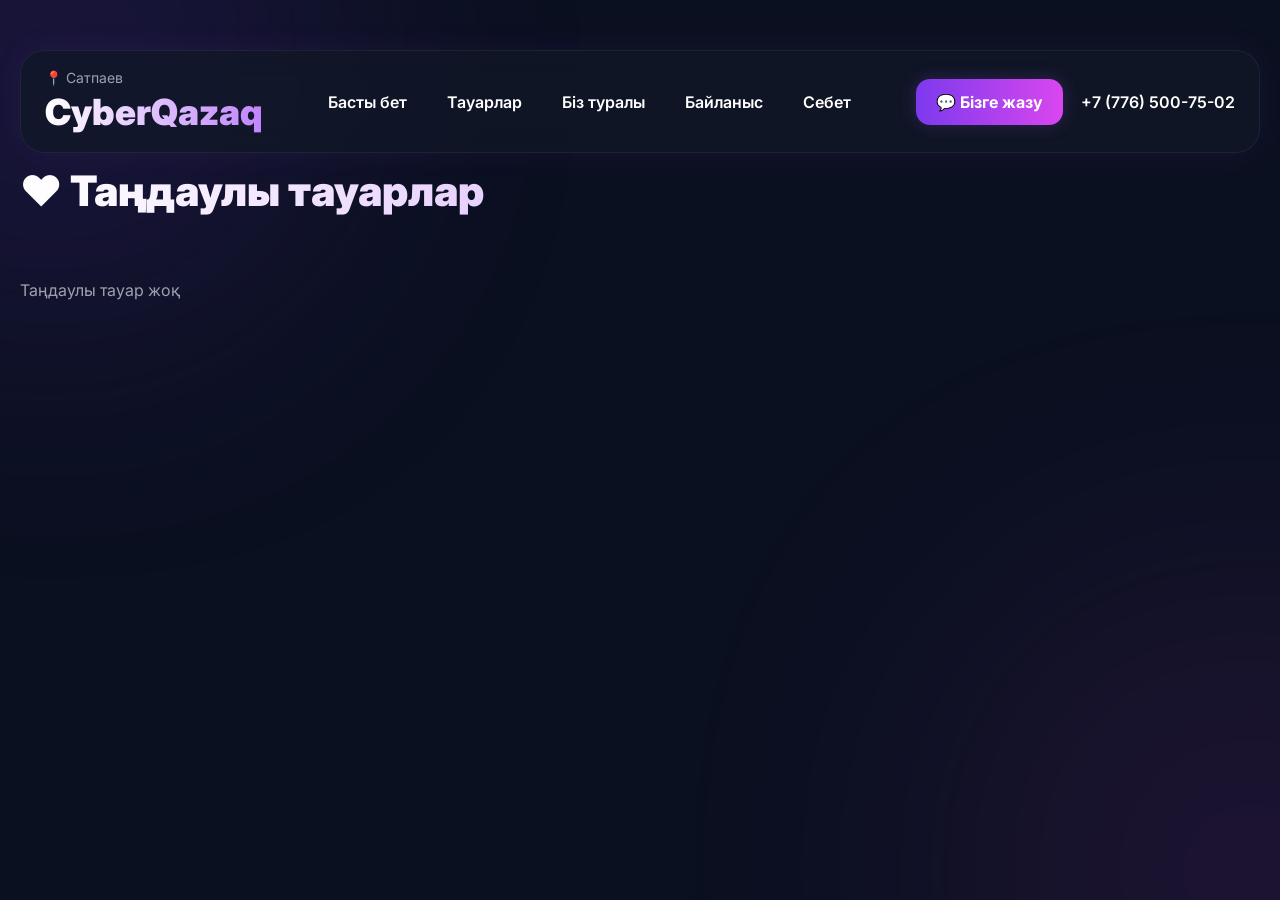
<file: templates/favorites.html>
<!DOCTYPE html>
<html lang="kk">
<head>
  <meta charset="UTF-8">
  <meta name="viewport" content="width=device-width, initial-scale=1.0">
  <title>Таңдаулылар — CyberQazaq</title>
  <link rel="preconnect" href="https://fonts.googleapis.com">
  <link rel="preconnect" href="https://fonts.gstatic.com" crossorigin>
  <link href="https://fonts.googleapis.com/css2?family=Inter:wght@400;500;600;700;800;900&display=swap" rel="stylesheet">
  <link rel="stylesheet" href="/static/style.css">
</head>
<body>
<div class="container">

  <header class="site-header">
    <div class="brand">
      <a class="city" href="https://2gis.kz/zhezkazgan/geo/70030076462480403" target="_blank">📍 Сатпаев</a>
      <div class="logo">CyberQazaq</div>
    </div>
    <nav class="top-nav">
      <a href="/">Басты бет</a>
      <a href="/products">Тауарлар</a>
      <a href="/about">Біз туралы</a>
      <a href="/contact">Байланыс</a>
      <a href="/cart">Себет</a>
    </nav>
    <div class="header-actions">
      <a class="contact-btn" href="https://wa.me/77765007502" target="_blank">💬 Бізге жазу</a>
      <a class="phone-link" href="tel:+77765007502">+7 (776) 500-75-02</a>
    </div>
    <!-- Hamburger (mobile only) -->
    <button class="hamburger" id="hamburger" onclick="toggleMobileNav()" aria-label="Меню">
      <span></span><span></span><span></span>
    </button>
    <!-- Mobile nav drawer -->
    <nav class="mobile-nav" id="mobileNav">
      <a href="/">🏠 Басты бет</a>
      <a href="/products">🛒 Тауарлар</a>
      <a href="/about">🏢 Біз туралы</a>
      <a href="/contact">📞 Байланыс</a>
      <a href="/cart">🛒 Себет</a>
      <a href="/favorites">❤️ Таңдаулылар</a>
      <a href="/ai-builder">🤖 AI конфигуратор</a>
      <a href="https://wa.me/77765007502" target="_blank" style="color:#c084fc;">💬 WhatsApp жазу</a>
      <a href="tel:+77765007502" style="color:#9ca3af;">📞 +7 (776) 500-75-02</a>
    </nav>
  </header>

  <h1 style="font-size:clamp(28px,6vw,42px);font-weight:900;background:linear-gradient(90deg,#fff,#c084fc);-webkit-background-clip:text;-webkit-text-fill-color:transparent;margin:32px 0 24px;">❤️ Таңдаулы тауарлар</h1>

  <div id="favoritesGrid" class="grid"></div>

</div>

<!-- Mobile WhatsApp sticky button -->
<a class="mobile-wa-btn" href="https://wa.me/77765007502" target="_blank">💬</a>

<script>
function toggleMobileNav() {
  const nav = document.getElementById('mobileNav');
  const btn = document.getElementById('hamburger');
  nav.classList.toggle('open');
  btn.classList.toggle('open');
}

const favorites = JSON.parse(localStorage.getItem("favorites")) || [];
const grid = document.getElementById("favoritesGrid");

if (favorites.length === 0) {
  grid.innerHTML = `<p style="color:#9ca3af;font-size:16px;padding:40px 0;">Таңдаулы тауар жоқ</p>`;
} else {
  grid.innerHTML = favorites.map(item => `
    <div class="product-card">
      <button class="fav-btn active">❤️</button>
      <h3>${item.name}</h3>
      <p class="price">${item.price} ₸</p>
    </div>
  `).join("");
}
</script>
</body>
</html>
</file>
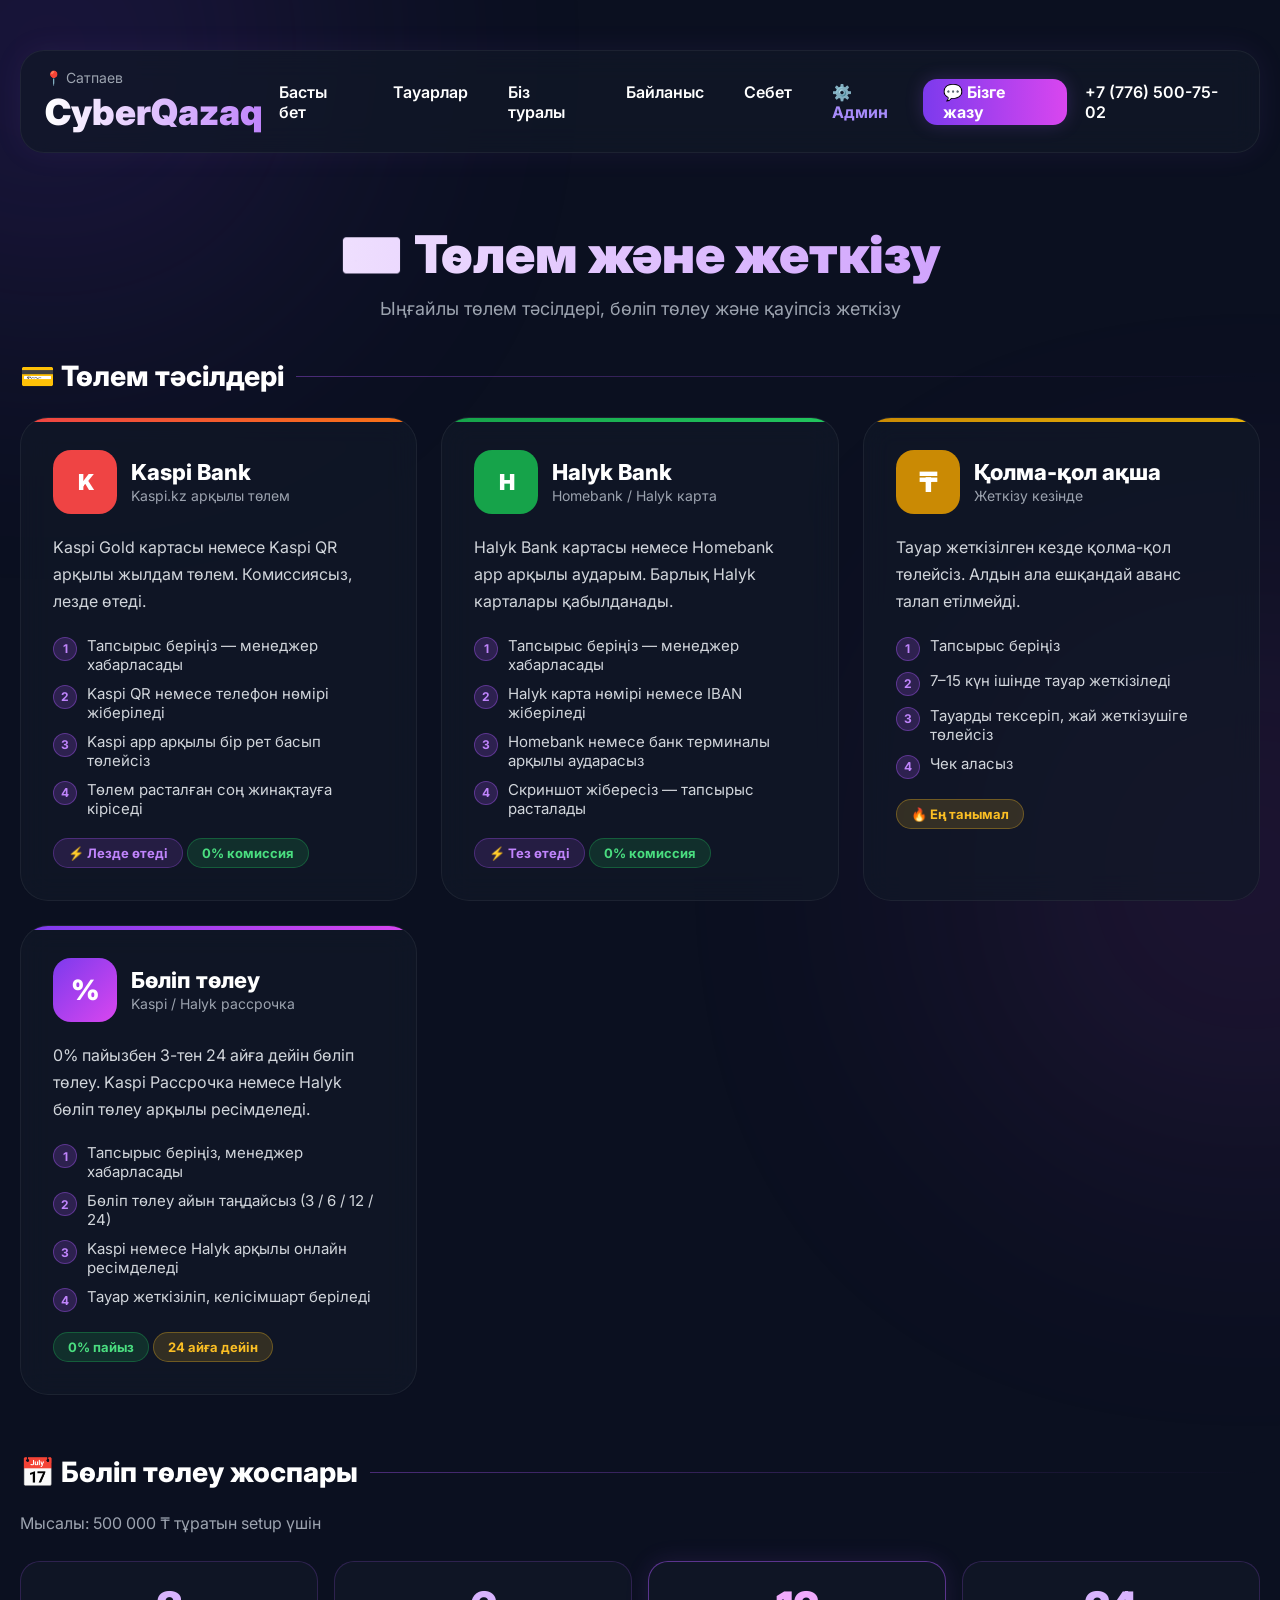
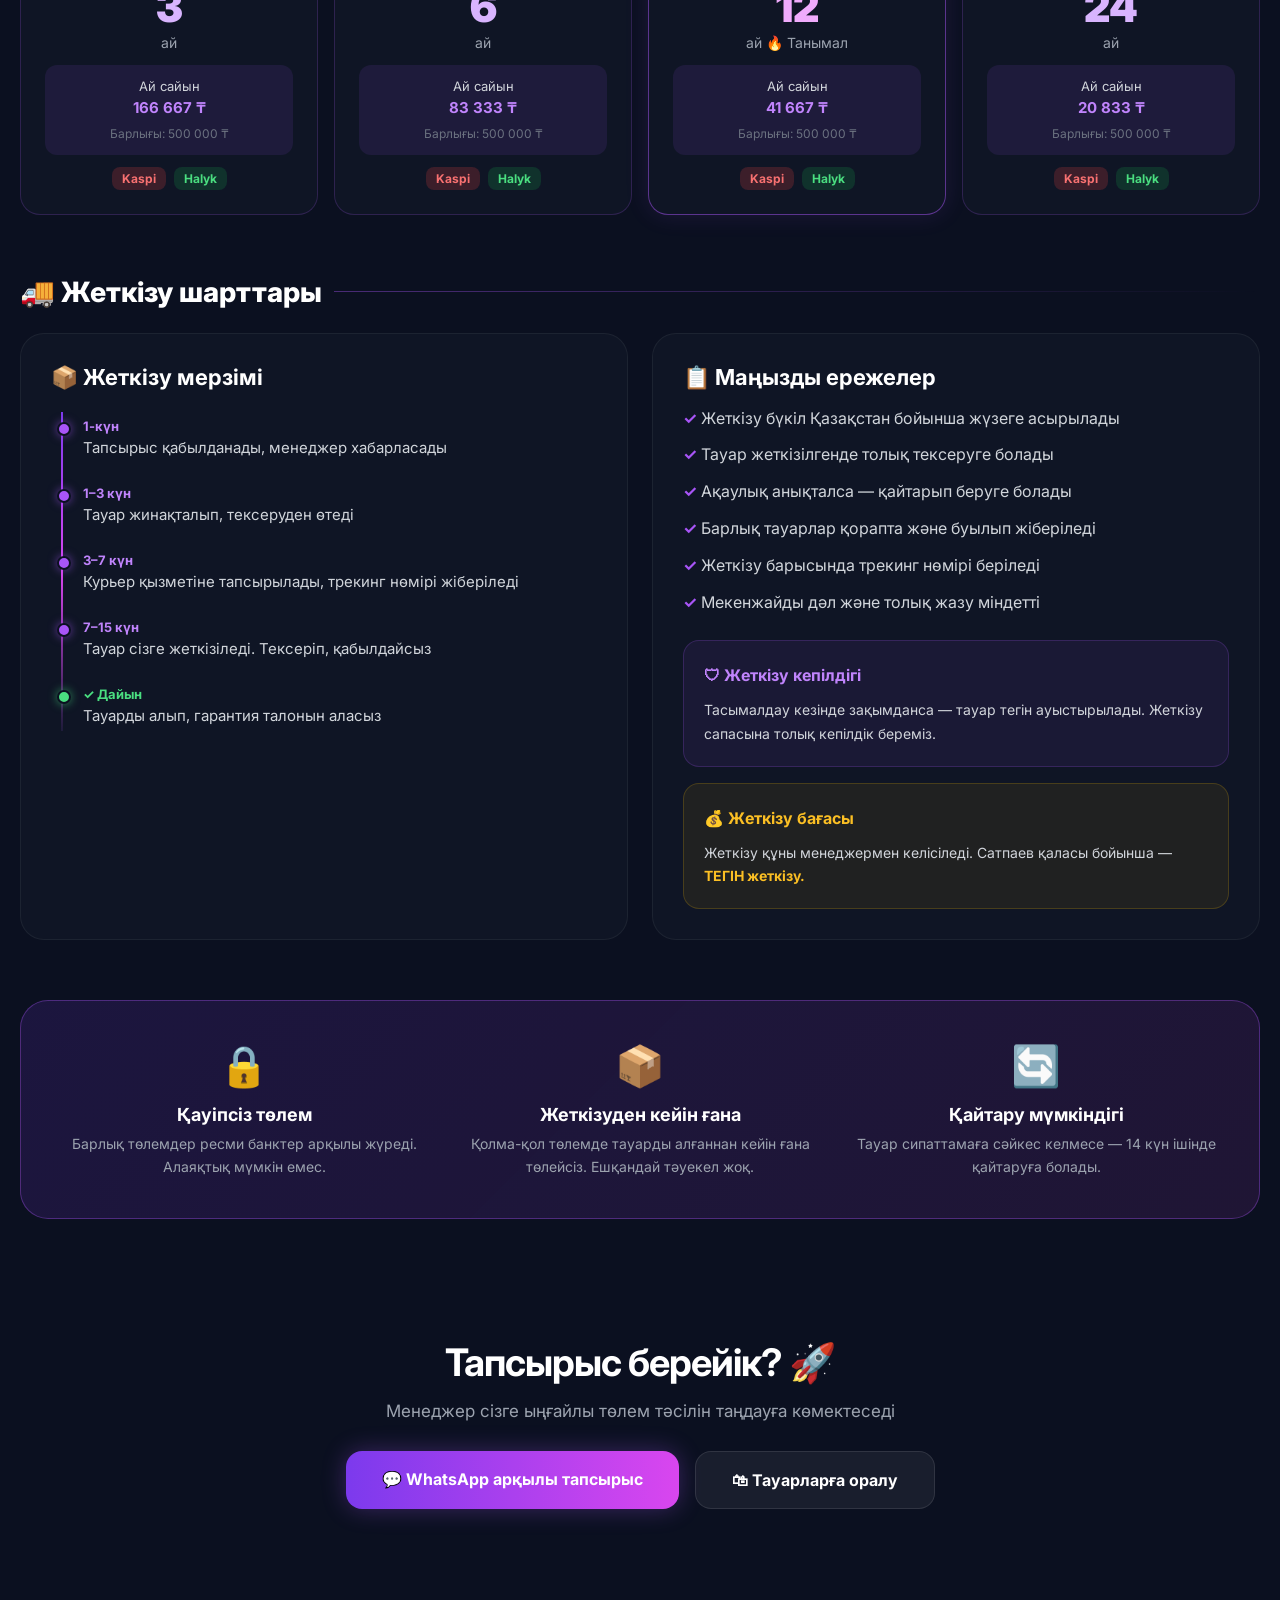
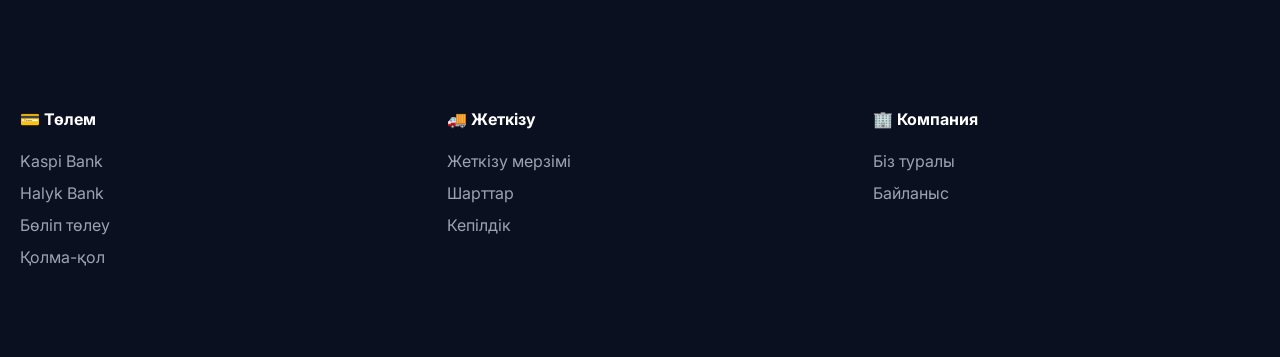
<file: templates/payment.html>
<!DOCTYPE html>
<html lang="kk">
<head>
  <meta charset="UTF-8">
  <meta name="viewport" content="width=device-width, initial-scale=1.0">
  <title>CyberQazaq — Төлем</title>
  <link rel="preconnect" href="https://fonts.googleapis.com">
  <link rel="preconnect" href="https://fonts.gstatic.com" crossorigin>
  <link href="https://fonts.googleapis.com/css2?family=Inter:wght@400;500;600;700;800;900&display=swap" rel="stylesheet">
  <link rel="stylesheet" href="/static/style.css">
  <style>
    /* ── PAGE-SPECIFIC STYLES ── */
    .pay-hero {
      text-align: center;
      padding: 60px 0 40px;
    }
    .pay-hero h1 {
      font-size: 52px;
      font-weight: 900;
      background: linear-gradient(90deg, #ffffff, #c084fc);
      -webkit-background-clip: text;
      -webkit-text-fill-color: transparent;
      margin-bottom: 12px;
    }
    .pay-hero p {
      color: #9ca3af;
      font-size: 18px;
    }

    /* ── SECTION TITLE ── */
    .section-title {
      font-size: 28px;
      font-weight: 800;
      margin-bottom: 24px;
      display: flex;
      align-items: center;
      gap: 12px;
    }
    .section-title::after {
      content: "";
      flex: 1;
      height: 1px;
      background: linear-gradient(90deg, rgba(168,85,247,0.4), transparent);
    }

    /* ── PAYMENT METHODS GRID ── */
    .methods-grid {
      display: grid;
      grid-template-columns: repeat(auto-fit, minmax(300px, 1fr));
      gap: 24px;
      margin-bottom: 60px;
    }

    .method-card {
      background: rgba(17, 24, 39, 0.72);
      backdrop-filter: blur(14px);
      border: 1px solid rgba(255,255,255,0.06);
      border-radius: 28px;
      padding: 32px;
      position: relative;
      overflow: hidden;
      transition: 0.35s cubic-bezier(.4,0,.2,1);
    }
    .method-card::before {
      content: "";
      position: absolute;
      top: 0; left: 0;
      width: 100%; height: 4px;
      background: var(--accent, linear-gradient(90deg,#7c3aed,#d946ef));
    }
    .method-card:hover {
      transform: translateY(-6px);
      border-color: #a855f7;
      box-shadow: 0 0 40px rgba(168,85,247,0.18);
    }

    .method-logo {
      display: flex;
      align-items: center;
      gap: 14px;
      margin-bottom: 20px;
    }
    .method-logo-icon {
      width: 64px;
      height: 64px;
      border-radius: 18px;
      display: flex;
      align-items: center;
      justify-content: center;
      font-size: 28px;
      font-weight: 900;
      letter-spacing: -1px;
      flex-shrink: 0;
    }
    .kaspi-icon  { background: #ef4444; color: white; font-size: 22px; }
    .halyk-icon  { background: #16a34a; color: white; font-size: 22px; }
    .cash-icon   { background: #ca8a04; color: white; }
    .installment-icon { background: linear-gradient(135deg,#7c3aed,#d946ef); color: white; }

    .method-logo-name h3 { font-size: 22px; font-weight: 800; }
    .method-logo-name span { color: #9ca3af; font-size: 14px; }

    .method-desc {
      color: #d1d5db;
      line-height: 1.7;
      margin-bottom: 20px;
    }

    .method-steps {
      list-style: none;
      display: flex;
      flex-direction: column;
      gap: 10px;
    }
    .method-steps li {
      display: flex;
      align-items: flex-start;
      gap: 10px;
      color: #d1d5db;
      font-size: 15px;
    }
    .method-steps li .step-num {
      width: 24px; height: 24px;
      border-radius: 50%;
      background: rgba(168,85,247,0.2);
      border: 1px solid rgba(168,85,247,0.4);
      color: #c084fc;
      font-size: 12px;
      font-weight: 700;
      display: flex; align-items: center; justify-content: center;
      flex-shrink: 0;
      margin-top: 1px;
    }

    .method-badge {
      display: inline-block;
      padding: 6px 14px;
      border-radius: 999px;
      font-size: 13px;
      font-weight: 700;
      margin-top: 20px;
    }
    .badge-free    { background: rgba(34,197,94,0.15);  color: #4ade80; border: 1px solid rgba(34,197,94,0.3); }
    .badge-instant { background: rgba(168,85,247,0.15); color: #c084fc; border: 1px solid rgba(168,85,247,0.3); }
    .badge-popular { background: rgba(251,191,36,0.15); color: #fbbf24; border: 1px solid rgba(251,191,36,0.3); }

    /* ── INSTALLMENT TABLE ── */
    .installment-section {
      margin-bottom: 60px;
    }
    .installment-grid {
      display: grid;
      grid-template-columns: repeat(auto-fit, minmax(200px, 1fr));
      gap: 16px;
    }
    .inst-card {
      background: rgba(17,24,39,0.72);
      border: 1px solid rgba(168,85,247,0.2);
      border-radius: 20px;
      padding: 24px;
      text-align: center;
      transition: 0.3s;
    }
    .inst-card:hover {
      border-color: #a855f7;
      transform: translateY(-4px);
      box-shadow: 0 0 28px rgba(168,85,247,0.18);
    }
    .inst-months {
      font-size: 42px;
      font-weight: 900;
      color: #d8b4fe;
      line-height: 1;
      margin-bottom: 6px;
    }
    .inst-label {
      color: #9ca3af;
      font-size: 14px;
      margin-bottom: 14px;
    }
    .inst-example {
      background: rgba(168,85,247,0.1);
      border-radius: 12px;
      padding: 12px;
    }
    .inst-example p {
      color: #d1d5db;
      font-size: 13px;
      line-height: 1.5;
    }
    .inst-example strong {
      color: #c084fc;
      font-size: 15px;
    }
    .inst-bank-logos {
      display: flex;
      gap: 8px;
      justify-content: center;
      margin-top: 12px;
      flex-wrap: wrap;
    }
    .inst-bank-tag {
      padding: 4px 10px;
      border-radius: 8px;
      font-size: 12px;
      font-weight: 700;
    }
    .tag-kaspi { background: rgba(239,68,68,0.2); color: #f87171; }
    .tag-halyk { background: rgba(22,163,74,0.2);  color: #4ade80; }

    /* ── DELIVERY SECTION ── */
    .delivery-section {
      margin-bottom: 60px;
    }
    .delivery-grid {
      display: grid;
      grid-template-columns: 1fr 1fr;
      gap: 24px;
    }
    .delivery-card {
      background: rgba(17,24,39,0.72);
      border: 1px solid rgba(255,255,255,0.06);
      border-radius: 24px;
      padding: 30px;
      transition: 0.3s;
    }
    .delivery-card:hover {
      border-color: #a855f7;
      transform: translateY(-4px);
    }
    .delivery-card h3 {
      font-size: 22px;
      margin-bottom: 14px;
      display: flex;
      align-items: center;
      gap: 10px;
    }
    .delivery-card p, .delivery-card li {
      color: #d1d5db;
      line-height: 1.8;
    }
    .delivery-card ul {
      list-style: none;
      display: flex;
      flex-direction: column;
      gap: 8px;
      padding: 0;
    }
    .delivery-card ul li::before {
      content: "✓ ";
      color: #a855f7;
      font-weight: 700;
    }

    .timeline {
      display: flex;
      flex-direction: column;
      gap: 0;
      position: relative;
      padding-left: 32px;
    }
    .timeline::before {
      content: "";
      position: absolute;
      left: 10px; top: 8px; bottom: 8px;
      width: 2px;
      background: linear-gradient(180deg, #7c3aed, #d946ef, rgba(168,85,247,0.1));
    }
    .timeline-item {
      position: relative;
      padding: 14px 0;
    }
    .timeline-dot {
      position: absolute;
      left: -26px;
      top: 18px;
      width: 14px; height: 14px;
      border-radius: 50%;
      background: #a855f7;
      border: 2px solid #0b1020;
      box-shadow: 0 0 10px rgba(168,85,247,0.6);
    }
    .timeline-day {
      font-size: 13px;
      color: #c084fc;
      font-weight: 700;
      margin-bottom: 4px;
    }
    .timeline-text {
      color: #d1d5db;
      font-size: 15px;
    }

    /* ── ORDER PROTECTION BOX ── */
    .protection-box {
      background: linear-gradient(135deg, rgba(124,58,237,0.15), rgba(217,70,239,0.1));
      border: 1px solid rgba(168,85,247,0.35);
      border-radius: 28px;
      padding: 40px;
      margin-bottom: 60px;
      display: grid;
      grid-template-columns: 1fr 1fr 1fr;
      gap: 30px;
    }
    .protect-item {
      text-align: center;
    }
    .protect-icon {
      font-size: 40px;
      margin-bottom: 14px;
    }
    .protect-item h4 {
      font-size: 18px;
      margin-bottom: 8px;
    }
    .protect-item p {
      color: #9ca3af;
      font-size: 14px;
      line-height: 1.6;
    }

    /* ── CTA ── */
    .pay-cta {
      text-align: center;
      padding: 60px 0;
    }
    .pay-cta h2 { font-size: 38px; margin-bottom: 16px; }
    .pay-cta p  { color: #9ca3af; margin-bottom: 30px; font-size: 17px; }
    .cta-btns   { display: flex; gap: 16px; justify-content: center; flex-wrap: wrap; }
    .cta-btn-primary {
      padding: 18px 36px;
      background: linear-gradient(90deg, #7c3aed, #d946ef);
      border: none; border-radius: 16px;
      color: white; font-weight: 700; font-size: 16px;
      cursor: pointer; text-decoration: none;
      transition: 0.3s;
      box-shadow: 0 0 24px rgba(168,85,247,0.3);
    }
    .cta-btn-primary:hover { transform: translateY(-4px); box-shadow: 0 0 36px rgba(217,70,239,0.4); }
    .cta-btn-secondary {
      padding: 18px 36px;
      background: rgba(255,255,255,0.06);
      border: 1px solid rgba(255,255,255,0.1);
      border-radius: 16px;
      color: white; font-weight: 700; font-size: 16px;
      cursor: pointer; text-decoration: none;
      transition: 0.3s;
    }
    .cta-btn-secondary:hover { background: rgba(255,255,255,0.1); transform: translateY(-4px); }

    @media (max-width: 768px) {
      .delivery-grid   { grid-template-columns: 1fr; }
      .protection-box  { grid-template-columns: 1fr; }
      .pay-hero h1     { font-size: 36px; }
      .pay-hero        { padding: 36px 0 24px; }
      .pay-hero p      { font-size: 15px; }
      .methods-grid    { grid-template-columns: 1fr; }
      .section-title   { font-size: 22px; }
    }
    @media (max-width: 480px) {
      .pay-hero h1 { font-size: 28px; }
    }
  </style>
</head>
<body>
<div class="container">

  <!-- HEADER -->
  <header class="site-header">
    <div class="brand">
      <a class="city" href="https://2gis.kz/zhezkazgan/geo/70030076462480403" target="_blank">📍 Сатпаев</a>
      <div class="logo">CyberQazaq</div>
    </div>
    <nav class="top-nav">
      <a href="/">Басты бет</a>
      <a href="/products">Тауарлар</a>
      <a href="/about">Біз туралы</a>
      <a href="/contact">Байланыс</a>
      <a href="/cart">Себет</a>
      <a href="/admin/direct" style="color:#a78bfa;font-weight:700;">⚙️ Админ</a>
    </nav>
    <div class="header-actions">
      <a class="contact-btn" href="https://wa.me/77765007502" target="_blank">💬 Бізге жазу</a>
      <a class="phone-link" href="tel:+77765007502">+7 (776) 500-75-02</a>
    </div>
    <!-- Hamburger (mobile only) -->
    <button class="hamburger" id="hamburger" onclick="toggleMobileNav()" aria-label="Меню">
      <span></span><span></span><span></span>
    </button>
    <!-- Mobile nav drawer -->
    <nav class="mobile-nav" id="mobileNav">
      <a href="/">🏠 Басты бет</a>
      <a href="/products">🛒 Тауарлар</a>
      <a href="/about">🏢 Біз туралы</a>
      <a href="/contact">📞 Байланыс</a>
      <a href="/cart">🛒 Себет</a>
      <a href="/favorites">❤️ Таңдаулылар</a>
      <a href="/ai-builder">🤖 AI конфигуратор</a>
      <a href="https://wa.me/77765007502" target="_blank" style="color:#c084fc;">💬 WhatsApp жазу</a>
      <a href="tel:+77765007502" style="color:#9ca3af;">📞 +7 (776) 500-75-02</a>
    </nav>
  </header>

  <!-- HERO -->
  <div class="pay-hero">
    <h1>💳 Төлем және жеткізу</h1>
    <p>Ыңғайлы төлем тәсілдері, бөліп төлеу және қауіпсіз жеткізу</p>
  </div>

  <!-- ══════════════════════════ PAYMENT METHODS ══════════════════════════ -->
  <div class="section-title">💳 Төлем тәсілдері</div>

  <div class="methods-grid">

    <!-- KASPI -->
    <div class="method-card" style="--accent: linear-gradient(90deg,#ef4444,#f97316)">
      <div class="method-logo">
        <div class="method-logo-icon kaspi-icon">K</div>
        <div class="method-logo-name">
          <h3>Kaspi Bank</h3>
          <span>Kaspi.kz арқылы төлем</span>
        </div>
      </div>
      <p class="method-desc">
        Kaspi Gold картасы немесе Kaspi QR арқылы жылдам төлем.
        Комиссиясыз, лезде өтеді.
      </p>
      <ul class="method-steps">
        <li><span class="step-num">1</span> Тапсырыс беріңіз — менеджер хабарласады</li>
        <li><span class="step-num">2</span> Kaspi QR немесе телефон нөмірі жіберіледі</li>
        <li><span class="step-num">3</span> Kaspi app арқылы бір рет басып төлейсіз</li>
        <li><span class="step-num">4</span> Төлем расталған соң жинақтауға кіріседі</li>
      </ul>
      <span class="method-badge badge-instant">⚡ Лезде өтеді</span>
      <span class="method-badge badge-free">0% комиссия</span>
    </div>

    <!-- HALYK -->
    <div class="method-card" style="--accent: linear-gradient(90deg,#16a34a,#22c55e)">
      <div class="method-logo">
        <div class="method-logo-icon halyk-icon">H</div>
        <div class="method-logo-name">
          <h3>Halyk Bank</h3>
          <span>Homebank / Halyk карта</span>
        </div>
      </div>
      <p class="method-desc">
        Halyk Bank картасы немесе Homebank app арқылы аударым.
        Барлық Halyk карталары қабылданады.
      </p>
      <ul class="method-steps">
        <li><span class="step-num">1</span> Тапсырыс беріңіз — менеджер хабарласады</li>
        <li><span class="step-num">2</span> Halyk карта нөмірі немесе IBAN жіберіледі</li>
        <li><span class="step-num">3</span> Homebank немесе банк терминалы арқылы аударасыз</li>
        <li><span class="step-num">4</span> Скриншот жібересіз — тапсырыс расталады</li>
      </ul>
      <span class="method-badge badge-instant">⚡ Тез өтеді</span>
      <span class="method-badge badge-free">0% комиссия</span>
    </div>

    <!-- CASH -->
    <div class="method-card" style="--accent: linear-gradient(90deg,#ca8a04,#eab308)">
      <div class="method-logo">
        <div class="method-logo-icon cash-icon">₸</div>
        <div class="method-logo-name">
          <h3>Қолма-қол ақша</h3>
          <span>Жеткізу кезінде</span>
        </div>
      </div>
      <p class="method-desc">
        Тауар жеткізілген кезде қолма-қол төлейсіз.
        Алдын ала ешқандай аванс талап етілмейді.
      </p>
      <ul class="method-steps">
        <li><span class="step-num">1</span> Тапсырыс беріңіз</li>
        <li><span class="step-num">2</span> 7–15 күн ішінде тауар жеткізіледі</li>
        <li><span class="step-num">3</span> Тауарды тексеріп, жай жеткізушіге төлейсіз</li>
        <li><span class="step-num">4</span> Чек аласыз</li>
      </ul>
      <span class="method-badge badge-popular">🔥 Ең танымал</span>
    </div>

    <!-- INSTALLMENT -->
    <div class="method-card" style="--accent: linear-gradient(90deg,#7c3aed,#d946ef)">
      <div class="method-logo">
        <div class="method-logo-icon installment-icon">%</div>
        <div class="method-logo-name">
          <h3>Бөліп төлеу</h3>
          <span>Kaspi / Halyk рассрочка</span>
        </div>
      </div>
      <p class="method-desc">
        0% пайызбен 3-тен 24 айға дейін бөліп төлеу.
        Kaspi Рассрочка немесе Halyk бөліп төлеу арқылы ресімделеді.
      </p>
      <ul class="method-steps">
        <li><span class="step-num">1</span> Тапсырыс беріңіз, менеджер хабарласады</li>
        <li><span class="step-num">2</span> Бөліп төлеу айын таңдайсыз (3 / 6 / 12 / 24)</li>
        <li><span class="step-num">3</span> Kaspi немесе Halyk арқылы онлайн ресімделеді</li>
        <li><span class="step-num">4</span> Тауар жеткізіліп, келісімшарт беріледі</li>
      </ul>
      <span class="method-badge badge-free">0% пайыз</span>
      <span class="method-badge badge-popular">24 айға дейін</span>
    </div>

  </div>

  <!-- ══════════════════════════ INSTALLMENT TABLE ══════════════════════════ -->
  <div class="installment-section">
    <div class="section-title">📅 Бөліп төлеу жоспары</div>
    <p style="color:#9ca3af; margin-bottom:28px;">Мысалы: 500 000 ₸ тұратын setup үшін</p>

    <div class="installment-grid">

      <div class="inst-card">
        <div class="inst-months">3</div>
        <div class="inst-label">ай</div>
        <div class="inst-example">
          <p>Ай сайын</p>
          <strong>166 667 ₸</strong>
          <p style="margin-top:8px; font-size:12px; color:#6b7280">Барлығы: 500 000 ₸</p>
        </div>
        <div class="inst-bank-logos">
          <span class="inst-bank-tag tag-kaspi">Kaspi</span>
          <span class="inst-bank-tag tag-halyk">Halyk</span>
        </div>
      </div>

      <div class="inst-card">
        <div class="inst-months">6</div>
        <div class="inst-label">ай</div>
        <div class="inst-example">
          <p>Ай сайын</p>
          <strong>83 333 ₸</strong>
          <p style="margin-top:8px; font-size:12px; color:#6b7280">Барлығы: 500 000 ₸</p>
        </div>
        <div class="inst-bank-logos">
          <span class="inst-bank-tag tag-kaspi">Kaspi</span>
          <span class="inst-bank-tag tag-halyk">Halyk</span>
        </div>
      </div>

      <div class="inst-card" style="border-color: rgba(168,85,247,0.5); box-shadow: 0 0 24px rgba(168,85,247,0.12);">
        <div class="inst-months" style="color:#f0abfc">12</div>
        <div class="inst-label">ай 🔥 Танымал</div>
        <div class="inst-example">
          <p>Ай сайын</p>
          <strong>41 667 ₸</strong>
          <p style="margin-top:8px; font-size:12px; color:#6b7280">Барлығы: 500 000 ₸</p>
        </div>
        <div class="inst-bank-logos">
          <span class="inst-bank-tag tag-kaspi">Kaspi</span>
          <span class="inst-bank-tag tag-halyk">Halyk</span>
        </div>
      </div>

      <div class="inst-card">
        <div class="inst-months">24</div>
        <div class="inst-label">ай</div>
        <div class="inst-example">
          <p>Ай сайын</p>
          <strong>20 833 ₸</strong>
          <p style="margin-top:8px; font-size:12px; color:#6b7280">Барлығы: 500 000 ₸</p>
        </div>
        <div class="inst-bank-logos">
          <span class="inst-bank-tag tag-kaspi">Kaspi</span>
          <span class="inst-bank-tag tag-halyk">Halyk</span>
        </div>
      </div>

    </div>
  </div>

  <!-- ══════════════════════════ DELIVERY ══════════════════════════════════ -->
  <div class="delivery-section">
    <div class="section-title">🚚 Жеткізу шарттары</div>

    <div class="delivery-grid">

      <!-- Timeline -->
      <div class="delivery-card">
        <h3>📦 Жеткізу мерзімі</h3>
        <div class="timeline">
          <div class="timeline-item">
            <div class="timeline-dot"></div>
            <div class="timeline-day">1-күн</div>
            <div class="timeline-text">Тапсырыс қабылданады, менеджер хабарласады</div>
          </div>
          <div class="timeline-item">
            <div class="timeline-dot"></div>
            <div class="timeline-day">1–3 күн</div>
            <div class="timeline-text">Тауар жинақталып, тексеруден өтеді</div>
          </div>
          <div class="timeline-item">
            <div class="timeline-dot"></div>
            <div class="timeline-day">3–7 күн</div>
            <div class="timeline-text">Курьер қызметіне тапсырылады, трекинг нөмірі жіберіледі</div>
          </div>
          <div class="timeline-item">
            <div class="timeline-dot"></div>
            <div class="timeline-day">7–15 күн</div>
            <div class="timeline-text">Тауар сізге жеткізіледі. Тексеріп, қабылдайсыз</div>
          </div>
          <div class="timeline-item">
            <div class="timeline-dot" style="background:#4ade80; box-shadow: 0 0 10px rgba(74,222,128,0.6)"></div>
            <div class="timeline-day" style="color:#4ade80">✓ Дайын</div>
            <div class="timeline-text">Тауарды алып, гарантия талонын аласыз</div>
          </div>
        </div>
      </div>

      <!-- Delivery rules -->
      <div class="delivery-card">
        <h3>📋 Маңызды ережелер</h3>
        <ul>
          <li>Жеткізу бүкіл Қазақстан бойынша жүзеге асырылады</li>
          <li>Тауар жеткізілгенде толық тексеруге болады</li>
          <li>Ақаулық анықталса — қайтарып беруге болады</li>
          <li>Барлық тауарлар қорапта және буылып жіберіледі</li>
          <li>Жеткізу барысында трекинг нөмірі беріледі</li>
          <li>Мекенжайды дәл және толық жазу міндетті</li>
        </ul>

        <div style="margin-top: 24px; padding: 20px; background: rgba(168,85,247,0.08); border-radius: 16px; border: 1px solid rgba(168,85,247,0.2);">
          <p style="color:#c084fc; font-weight:700; margin-bottom:8px;">🛡 Жеткізу кепілдігі</p>
          <p style="color:#d1d5db; font-size:14px; line-height:1.7;">
            Тасымалдау кезінде зақымданса — тауар тегін ауыстырылады.
            Жеткізу сапасына толық кепілдік береміз.
          </p>
        </div>

        <div style="margin-top: 16px; padding: 20px; background: rgba(234,179,8,0.08); border-radius: 16px; border: 1px solid rgba(234,179,8,0.2);">
          <p style="color:#fbbf24; font-weight:700; margin-bottom:8px;">💰 Жеткізу бағасы</p>
          <p style="color:#d1d5db; font-size:14px; line-height:1.7;">
            Жеткізу құны менеджермен келісіледі. 
            Сатпаев қаласы бойынша — <strong style="color:#fbbf24">ТЕГІН жеткізу.</strong>
          </p>
        </div>
      </div>

    </div>
  </div>

  <!-- ══════════════════════════ ORDER PROTECTION ══════════════════════════ -->
  <div class="protection-box">
    <div class="protect-item">
      <div class="protect-icon">🔒</div>
      <h4>Қауіпсіз төлем</h4>
      <p>Барлық төлемдер ресми банктер арқылы жүреді. Алаяқтық мүмкін емес.</p>
    </div>
    <div class="protect-item">
      <div class="protect-icon">📦</div>
      <h4>Жеткізуден кейін ғана</h4>
      <p>Қолма-қол төлемде тауарды алғаннан кейін ғана төлейсіз. Ешқандай тәуекел жоқ.</p>
    </div>
    <div class="protect-item">
      <div class="protect-icon">🔄</div>
      <h4>Қайтару мүмкіндігі</h4>
      <p>Тауар сипаттамаға сәйкес келмесе — 14 күн ішінде қайтаруға болады.</p>
    </div>
  </div>

  <!-- ══════════════════════════ CTA ══════════════════════════════════════ -->
  <div class="pay-cta">
    <h2>Тапсырыс берейік? 🚀</h2>
    <p>Менеджер сізге ыңғайлы төлем тәсілін таңдауға көмектеседі</p>
    <div class="cta-btns">
      <a href="https://wa.me/77765007502" class="cta-btn-primary" target="_blank">💬 WhatsApp арқылы тапсырыс</a>
      <a href="/" class="cta-btn-secondary">🛍 Тауарларға оралу</a>
    </div>
  </div>

  <!-- FOOTER -->
  <footer class="footer">
    <div class="footer-container">
      <div class="footer-col">
        <h4>💳 Төлем</h4>
        <a href="/payment">Kaspi Bank</a>
        <a href="/payment">Halyk Bank</a>
        <a href="/payment">Бөліп төлеу</a>
        <a href="/payment">Қолма-қол</a>
      </div>
      <div class="footer-col">
        <h4>🚚 Жеткізу</h4>
        <a href="/delivery">Жеткізу мерзімі</a>
        <a href="/delivery">Шарттар</a>
        <a href="/warranty">Кепілдік</a>
      </div>
      <div class="footer-col">
        <h4>🏢 Компания</h4>
        <a href="/about">Біз туралы</a>
        <a href="/contact">Байланыс</a>
      </div>
    </div>
  </footer>

</div>
  <!-- Mobile WhatsApp sticky button -->
  <a class="mobile-wa-btn" href="https://wa.me/77765007502" target="_blank">💬</a>
</body>
</html>
</file>
<file: static/style.css>
/* ============================================================
   CyberQazaq — style.css  (clean, deduplicated)
   ============================================================ */

/* ===== RESET ===== */

* {
  margin: 0;
  padding: 0;
  box-sizing: border-box;
}

html {
  scroll-behavior: smooth;
}

body {
  background: #0b1020;
  color: white;
  font-family: 'Inter', sans-serif;
}

/* Ambient background glows */
body::before {
  content: "";
  position: fixed;
  top: -200px;
  left: -200px;
  width: 500px;
  height: 500px;
  background: #7c3aed;
  opacity: 0.18;
  filter: blur(140px);
  border-radius: 50%;
  z-index: -1;
}

body::after {
  content: "";
  position: fixed;
  bottom: -220px;
  right: -220px;
  width: 500px;
  height: 500px;
  background: #d946ef;
  opacity: 0.14;
  filter: blur(160px);
  border-radius: 50%;
  z-index: -1;
}

a {
  text-decoration: none;
}

h1, h2, h3 {
  color: white;
}

h2 {
  letter-spacing: -1px;
}

section {
  margin-bottom: 70px;
}

/* ===== CUSTOM SCROLLBAR ===== */

::-webkit-scrollbar {
  width: 10px;
}

::-webkit-scrollbar-track {
  background: #0b1020;
}

::-webkit-scrollbar-thumb {
  background: linear-gradient(180deg, #7c3aed, #d946ef);
  border-radius: 999px;
}

/* ===== TEXT SELECTION ===== */

::selection {
  background: #a855f7;
  color: white;
}

/* ===== CONTAINER ===== */

.container {
  max-width: 1400px;
  margin: 0 auto;
  padding: 30px 20px;
}

/* ===== LAYOUT ===== */

.layout {
  display: grid;
  grid-template-columns: 240px 1fr;
  gap: 24px;
}

.content {
  width: 100%;
}

/* ===== HEADER ===== */

.site-header {
  display: flex;
  justify-content: space-between;
  align-items: center;
  margin-bottom: 30px;

  /* Sticky glass navbar */
  position: sticky;
  top: 20px;
  z-index: 999;
  padding: 18px 24px;
  border-radius: 24px;
  background: rgba(17, 24, 39, 0.72);
  backdrop-filter: blur(14px);
  -webkit-backdrop-filter: blur(14px);
  border: 1px solid rgba(255, 255, 255, 0.06);
  box-shadow: 0 0 30px rgba(168, 85, 247, 0.08);
}

.brand {
  display: flex;
  flex-direction: column;
  gap: 4px;
}

.city {
  font-size: 14px;
  color: #9ca3af;
}

.logo {
  font-size: 36px;
  font-weight: 900;
  background: linear-gradient(90deg, #ffffff, #c084fc);
  -webkit-background-clip: text;
  -webkit-text-fill-color: transparent;
}

/* ===== TOP NAV ===== */

.top-nav {
  display: flex;
  gap: 8px;
}

.top-nav a {
  padding: 10px 16px;
  border-radius: 12px;
  color: white;
  font-weight: 600;
  position: relative;
  transition: 0.3s;
}

.top-nav a:hover {
  color: #c084fc;
  background: rgba(255, 255, 255, 0.08);
}

/* Underline animation */
.top-nav a::after {
  content: "";
  position: absolute;
  left: 16px;
  bottom: 6px;
  width: 0;
  height: 2px;
  background: #c084fc;
  transition: 0.3s;
}

.top-nav a:hover::after {
  width: calc(100% - 32px);
}

/* ===== SEARCH BOX ===== */

.search-box {
  flex: 1;
  max-width: 320px;
  margin: 0 24px;
}

.search-box input {
  width: 100%;
  height: 48px;
  border: 1px solid rgba(255, 255, 255, 0.06);
  border-radius: 14px;
  background: rgba(255, 255, 255, 0.06);
  color: white;
  padding: 0 18px;
  outline: none;
  transition: 0.3s;
}

.search-box input:focus {
  border-color: #a855f7;
  box-shadow: 0 0 18px rgba(168, 85, 247, 0.25);
}

.search-box input::placeholder {
  color: #9ca3af;
}

/* ===== HEADER ACTIONS ===== */

.header-actions {
  display: flex;
  align-items: center;
  gap: 18px;
}

.phone-link {
  color: white;
  font-weight: 600;
}

.header-icons {
  display: flex;
  gap: 12px;
}

.header-icon,
.fav-header-btn {
  width: 52px;
  height: 52px;
  border: none;
  border-radius: 50%;
  background: rgba(255, 255, 255, 0.05);
  color: white;
  display: flex;
  align-items: center;
  justify-content: center;
  cursor: pointer;
  position: relative;
  transition: 0.3s;
}

.header-icon:hover,
.fav-header-btn:hover {
  background: rgba(168, 85, 247, 0.25);
  transform: translateY(-2px);
}

#favCount,
#cartCount {
  position: absolute;
  top: -5px;
  right: -5px;
  width: 18px;
  height: 18px;
  border-radius: 50%;
  background: #c026d3;
  font-size: 11px;
  display: flex;
  align-items: center;
  justify-content: center;
}

/* ===== CONTACT BUTTON ===== */

.contact-btn {
  height: 46px;
  padding: 0 20px;
  border: none;
  border-radius: 14px;
  display: flex;
  align-items: center;
  justify-content: center;
  background: linear-gradient(90deg, #7c3aed, #d946ef);
  color: white;
  font-weight: 700;
  cursor: pointer;
  transition: 0.3s;
  box-shadow: 0 0 18px rgba(168, 85, 247, 0.22);
}

.contact-btn:hover {
  transform: translateY(-3px);
  box-shadow: 0 0 28px rgba(217, 70, 239, 0.35);
}

/* ===== SIDEBAR ===== */

.sidebar {
  background: rgba(17, 24, 39, 0.72);
  backdrop-filter: blur(14px);
  -webkit-backdrop-filter: blur(14px);
  border: 1px solid rgba(255, 255, 255, 0.06);
  border-radius: 24px;
  padding: 20px;
  height: max-content;
}

.menu-title {
  background: linear-gradient(90deg, #7c3aed, #a855f7);
  padding: 16px;
  border-radius: 16px;
  font-weight: 700;
  margin-bottom: 20px;
  display: flex;
  justify-content: space-between;
}

.menu-name {
  color: white;
  font-weight: 600;
}

.menu-name span {
  color: #9ca3af;
  font-size: 13px;
}

.menu-parent,
.menu-child {
  margin-bottom: 18px;
}

.menu-parent-content,
.menu-child-content {
  display: flex;
  flex-direction: column;
  gap: 14px;
}

.menu-arrow {
  width: 32px;
  height: 32px;
  border: none;
  border-radius: 10px;
  background: linear-gradient(180deg, #7c3aed, #9333ea);
  color: white;
  font-size: 16px;
  cursor: pointer;
  margin-bottom: 10px;
  transition: 0.3s;
}

.menu-arrow:hover {
  transform: scale(1.08);
  background: linear-gradient(180deg, #9333ea, #c026d3);
}

.sidebar ul {
  list-style: none;
  display: flex;
  flex-direction: column;
  gap: 12px;
}

.sidebar li a {
  color: #d1d5db;
  transition: 0.3s;
}

.sidebar li a:hover {
  color: #c084fc;
  padding-left: 6px;
}

/* ===== HERO ===== */

.hero-main {
  position: relative;
  height: 560px;
  overflow: hidden;
  border-radius: 32px;
  margin-bottom: 24px;
  box-shadow: 0 0 40px rgba(168, 85, 247, 0.14);
}

.hero-main::after {
  content: "";
  position: absolute;
  inset: 0;
  border-radius: 32px;
  border: 1px solid rgba(255, 255, 255, 0.05);
  pointer-events: none;
}

.hero-bg {
  width: 100%;
  height: 100%;
  object-fit: cover;
}

.hero-overlay {
  position: absolute;
  inset: 0;
  background: linear-gradient(90deg, rgba(0,0,0,0.82), rgba(0,0,0,0.18));
}

.hero-content {
  position: absolute;
  top: 50%;
  left: 60px;
  transform: translateY(-50%);
  z-index: 5;
  max-width: 520px;
}

.hero-badge {
  display: inline-block;
  padding: 10px 16px;
  border-radius: 999px;
  background: rgba(168, 85, 247, 0.18);
  border: 1px solid rgba(168, 85, 247, 0.45);
  color: #d8b4fe;
  font-size: 13px;
  margin-bottom: 18px;
  box-shadow: 0 0 18px rgba(168, 85, 247, 0.14);
}

.hero-content h1 {
  font-size: 64px;
  line-height: 1;
  margin-bottom: 20px;
  text-shadow: 0 0 18px rgba(168, 85, 247, 0.45);
}

.hero-content p {
  color: #d1d5db;
  line-height: 1.6;
  margin-bottom: 30px;
}

.hero-buttons {
  display: flex;
  gap: 16px;
}

/* ===== BUTTONS (shared base) ===== */

.hero-btn,
.cart-btn,
.ai-btn {
  transition: 0.35s cubic-bezier(.4, 0, .2, 1);
}

.hero-btn {
  padding: 16px 28px;
  border: none;
  border-radius: 16px;
  color: white;
  font-weight: 700;
  cursor: pointer;
  box-shadow: 0 0 18px rgba(168, 85, 247, 0.20);
}

.hero-btn.primary {
  background: linear-gradient(90deg, #7c3aed, #c026d3);
  position: relative;
  overflow: hidden;
}

.hero-btn.secondary {
  background: #1f2937;
}

.hero-btn:hover {
  transform: translateY(-4px);
  box-shadow: 0 0 28px rgba(217, 70, 239, 0.35);
}

/* Shimmer on primary buttons */
.hero-btn.primary::before,
.cart-btn::before,
.ai-btn::before {
  content: "";
  position: absolute;
  top: 0;
  left: -120%;
  width: 100%;
  height: 100%;
  background: linear-gradient(90deg, transparent, rgba(255,255,255,0.22), transparent);
  transition: 0.6s;
}

.hero-btn.primary:hover::before,
.cart-btn:hover::before,
.ai-btn:hover::before {
  left: 120%;
}

/* ===== HERO SMALL CARDS ===== */

.hero-cards {
  display: grid;
  grid-template-columns: repeat(3, 1fr);
  gap: 24px;
  margin-top: 24px;
}

.mini-banner {
  position: relative;
  height: 320px;
  overflow: hidden;
  border-radius: 24px;
  border: 1px solid rgba(168, 85, 247, 0.16);
  transition: 0.35s cubic-bezier(.4, 0, .2, 1);
}

.mini-banner img {
  width: 100%;
  height: 100%;
  object-fit: cover;
}

.mini-banner:hover {
  transform: translateY(-6px);
  box-shadow: 0 0 28px rgba(168, 85, 247, 0.20);
}

.mini-content {
  position: absolute;
  inset: 0;
  padding: 26px;
  background: linear-gradient(180deg, rgba(0,0,0,0.15), rgba(0,0,0,0.78));
  display: flex;
  flex-direction: column;
  justify-content: flex-end;
}

.mini-content h2 {
  font-size: 34px;
  margin: 10px 0;
}

.mini-content p {
  color: #d1d5db;
  margin-bottom: 18px;
}

/* ===== CATEGORY SECTION ===== */

.category-section {
  margin-top: 60px;
}

.category-section h2 {
  font-size: 32px;
  margin-bottom: 24px;
}

/* ===== FILTER BAR ===== */

.filter-bar {
  display: flex;
  gap: 14px;
  margin: 40px 0;
  flex-wrap: wrap;
}

.filter-btn {
  height: 46px;
  padding: 0 22px;
  border: none;
  border-radius: 14px;
  background: rgba(255, 255, 255, 0.06);
  color: white;
  cursor: pointer;
  transition: 0.3s;
}

.filter-btn:hover,
.filter-btn.active {
  background: linear-gradient(90deg, #7c3aed, #d946ef);
  box-shadow: 0 0 18px rgba(168, 85, 247, 0.25);
}

/* ===== PRODUCT GRID ===== */

.grid {
  display: grid;
  grid-template-columns: repeat(auto-fill, minmax(260px, 1fr));
  gap: 24px;
}

/* ===== PRODUCT CARD ===== */

.product-card {
  background: rgba(17, 24, 39, 0.72);
  backdrop-filter: blur(14px);
  -webkit-backdrop-filter: blur(14px);
  border: 1px solid rgba(255, 255, 255, 0.06);
  border-radius: 24px;
  padding: 22px;
  position: relative;
  overflow: hidden;
  box-shadow: 0 0 24px rgba(168, 85, 247, 0.12);
  transition: 0.35s cubic-bezier(.4, 0, .2, 1);
}

/* Gradient top accent line */
.product-card::before {
  content: "";
  position: absolute;
  top: 0;
  left: 0;
  width: 100%;
  height: 4px;
  background: linear-gradient(90deg, #7c3aed, #d946ef);
}

.product-card:hover {
  transform: translateY(-8px) scale(1.02);
  border-color: #a855f7;
  box-shadow: 0 0 42px rgba(168, 85, 247, 0.22);
}

.product-image {
  width: 100%;
  height: 220px;
  object-fit: contain;
  margin-bottom: 18px;
  background: linear-gradient(180deg, rgba(255,255,255,0.04), rgba(255,255,255,0.01));
  border: 1px solid rgba(255, 255, 255, 0.04);
  border-radius: 18px;
  padding: 14px;
  box-shadow: inset 0 1px 0 rgba(255, 255, 255, 0.05);
  transition: 0.35s;
}

.product-card:hover .product-image {
  transform: scale(1.04);
  box-shadow: 0 0 24px rgba(168, 85, 247, 0.18);
}

.product-card h3 {
  font-size: 22px;
  font-weight: 700;
  line-height: 1.3;
  margin-bottom: 10px;
}

.stars {
  color: #facc15;
  margin-bottom: 12px;
}

.desc {
  color: #9ca3af;
  line-height: 1.5;
  margin-bottom: 18px;
}

.product-bottom {
  display: flex;
  align-items: center;
  justify-content: space-between;
  gap: 12px;
}

.price {
  font-size: 22px;
  font-weight: 800;
  color: #d8b4fe;
  margin-bottom: 14px;
  text-shadow: 0 0 12px rgba(216, 180, 254, 0.30);
}

.cart-btn {
  width: 100%;
  border: none;
  background: linear-gradient(90deg, #7c3aed, #c026d3);
  color: white;
  padding: 12px 18px;
  border-radius: 14px;
  cursor: pointer;
  font-weight: 700;
  position: relative;
  overflow: hidden;
  transition: 0.35s cubic-bezier(.4, 0, .2, 1);
}

.cart-btn:hover {
  transform: translateY(-3px);
  box-shadow: 0 0 28px rgba(217, 70, 239, 0.35);
}

.fav-btn {
  position: absolute;
  top: 16px;
  right: 16px;
  width: 36px;
  height: 36px;
  border: none;
  border-radius: 50%;
  background: #1f2937;
  color: white;
  cursor: pointer;
  transition: 0.3s;
}

.fav-btn:hover {
  background: #a855f7;
  transform: scale(1.1);
}

/* ===== SERVICES ===== */

.services {
  margin-top: 80px;
}

.services-top {
  margin-bottom: 30px;
}

.services-top h2 {
  font-size: 38px;
  margin-bottom: 10px;
}

.services-top p {
  color: #9ca3af;
}

.services-grid {
  display: grid;
  grid-template-columns: repeat(auto-fit, minmax(320px, 1fr));
  gap: 24px;
}

.service-card {
  background: rgba(17, 24, 39, 0.72);
  backdrop-filter: blur(14px);
  -webkit-backdrop-filter: blur(14px);
  border: 1px solid rgba(168, 85, 247, 0.35);
  border-radius: 24px;
  padding: 28px;
  min-height: 260px;
  box-shadow: 0 0 24px rgba(168, 85, 247, 0.12);
  transition: 0.35s cubic-bezier(.4, 0, .2, 1);
}

.service-card:hover {
  transform: translateY(-6px);
  border-color: #c084fc;
  box-shadow: 0 0 42px rgba(168, 85, 247, 0.22);
}

.service-icon {
  width: 64px;
  height: 64px;
  border-radius: 18px;
  background: rgba(255, 255, 255, 0.08);
  display: flex;
  align-items: center;
  justify-content: center;
  font-size: 30px;
  margin-bottom: 20px;
}

.service-card h3 {
  font-size: 24px;
  margin-bottom: 14px;
}

.service-card p {
  color: #d1d5db;
  line-height: 1.6;
}

/* ===== CATEGORY SHOWCASE ===== */

.category-showcase {
  display: grid;
  grid-template-columns: repeat(4, 1fr);
  gap: 20px;
  margin-top: 40px;
}

.showcase-item {
  background: rgba(17, 24, 39, 0.72);
  backdrop-filter: blur(14px);
  -webkit-backdrop-filter: blur(14px);
  border: 1px solid rgba(255, 255, 255, 0.06);
  border-radius: 18px;
  padding: 22px;
  display: flex;
  align-items: center;
  gap: 12px;
  transition: 0.35s cubic-bezier(.4, 0, .2, 1);
}

.showcase-item:hover {
  transform: translateY(-4px);
  background: #1d2645;
}

.showcase-item span {
  color: #c084fc;
  font-size: 22px;
}

.showcase-item a {
  color: white;
  font-weight: 600;
}

/* ===== AI BOX ===== */

.ai-box {
  margin-top: 24px;
  display: flex;
  flex-direction: column;
  gap: 14px;
}

.ai-box input {
  height: 52px;
  border: none;
  border-radius: 14px;
  background: rgba(255, 255, 255, 0.08);
  color: white;
  padding: 0 18px;
}

.ai-btn {
  height: 52px;
  border: none;
  border-radius: 14px;
  background: linear-gradient(90deg, #7c3aed, #d946ef);
  color: white;
  font-weight: 700;
  cursor: pointer;
  position: relative;
  overflow: hidden;
}

.ai-btn:hover {
  transform: translateY(-3px);
  box-shadow: 0 0 24px rgba(168, 85, 247, 0.35);
}

/* ===== SETUP CARD ===== */

.setup-card {
  background: rgba(17, 24, 39, 0.72);
  backdrop-filter: blur(14px);
  -webkit-backdrop-filter: blur(14px);
  border: 1px solid rgba(168, 85, 247, 0.25);
  border-radius: 28px;
  padding: 24px;
  box-shadow: 0 0 24px rgba(168, 85, 247, 0.12);
  transition: 0.35s cubic-bezier(.4, 0, .2, 1);
}

.setup-card:hover {
  transform: translateY(-6px);
  box-shadow: 0 0 42px rgba(168, 85, 247, 0.22);
}

.setup-price {
  font-size: 34px;
  font-weight: 900;
  margin: 18px 0;
  color: #d8b4fe;
}

.installment {
  color: #9ca3af;
  margin-bottom: 10px;
}

.setup-desc {
  color: #d1d5db;
  line-height: 1.6;
  margin: 18px 0;
}

.setup-features {
  display: flex;
  flex-wrap: wrap;
  gap: 10px;
  margin: 20px 0;
}

.setup-features span {
  background: #1f2937;
  padding: 10px 14px;
  border-radius: 12px;
  font-size: 14px;
  box-shadow: 0 0 18px rgba(168, 85, 247, 0.14);
}

.setup-specs {
  display: flex;
  flex-direction: column;
  gap: 14px;
  margin-top: 20px;
}

.setup-spec {
  background: #151c33;
  border-radius: 14px;
  padding: 14px;
}

/* ===== REVIEWS ===== */

.reviews-section {
  margin-top: 90px;
}

.reviews-top {
  display: flex;
  justify-content: space-between;
  align-items: center;
  margin-bottom: 30px;
}

.reviews-top h2 {
  font-size: 40px;
}

.reviews-score {
  display: flex;
  align-items: center;
  gap: 18px;
}

.score {
  font-size: 72px;
  font-weight: 900;
  color: #d8b4fe;
}

.stars-box p {
  color: #9ca3af;
}

.reviews-title {
  font-size: 28px;
  margin-bottom: 24px;
}

.reviews-grid {
  display: grid;
  grid-template-columns: repeat(auto-fit, minmax(280px, 1fr));
  gap: 24px;
  margin-top: 30px;
}

.review-card {
  background: rgba(17, 24, 39, 0.72);
  backdrop-filter: blur(14px);
  -webkit-backdrop-filter: blur(14px);
  border: 1px solid rgba(255, 255, 255, 0.06);
  border-radius: 24px;
  padding: 24px;
}

.review-stars {
  color: #facc15;
  margin-bottom: 16px;
}

.review-card p {
  color: #d1d5db;
  line-height: 1.7;
}

.review-user {
  display: flex;
  align-items: center;
  gap: 14px;
  margin-bottom: 18px;
}

.review-avatar {
  width: 52px;
  height: 52px;
  border-radius: 50%;
  background: #7c3aed;
  display: flex;
  align-items: center;
  justify-content: center;
}

/* ===== PARTNERS ===== */

.partners-section {
  margin-top: 90px;
}

.partners-section h2 {
  font-size: 38px;
  margin-bottom: 30px;
}

.partners-grid {
  display: grid;
  grid-template-columns: repeat(auto-fit, minmax(160px, 1fr));
  gap: 20px;
  margin-top: 30px;
}

.partner-card {
  background: rgba(17, 24, 39, 0.72);
  backdrop-filter: blur(14px);
  -webkit-backdrop-filter: blur(14px);
  border: 1px solid rgba(255, 255, 255, 0.06);
  border-radius: 18px;
  height: 90px;
  display: flex;
  align-items: center;
  justify-content: center;
  font-weight: 700;
  font-size: 22px;
  transition: 0.3s;
}

.partner-card:hover {
  transform: translateY(-6px);
  border-color: #a855f7;
  color: #d8b4fe;
}

/* ===== ABOUT ===== */

.about-section {
  margin-top: 90px;
  display: grid;
  grid-template-columns: 1fr 1fr;
  gap: 40px;
  align-items: center;
}

.about-section h2 {
  font-size: 42px;
  margin-bottom: 20px;
}

.about-left {
  display: flex;
  flex-direction: column;
  gap: 20px;
}

.about-left p {
  color: #cbd5e1;
  font-size: 17px;
  line-height: 1.8;
  margin-bottom: 18px;
}

.about-gallery {
  display: grid;
  grid-template-columns: repeat(3, 1fr);
  gap: 16px;
}

.about-gallery img {
  width: 100%;
  height: 220px;
  object-fit: cover;
  border-radius: 20px;
  transition: 0.3s;
}

.about-gallery img:hover {
  transform: scale(1.04);
}

/* ===== CART PANEL ===== */

.cart-panel {
  position: fixed;
  top: 0;
  right: -420px;
  width: 380px;
  height: 100vh;
  background: #111827;
  border-left: 1px solid rgba(255, 255, 255, 0.08);
  z-index: 9999;
  padding: 24px;
  transition: 0.35s;
  overflow-y: auto;
}

.cart-panel.active {
  right: 0;
}

.cart-panel-header {
  display: flex;
  justify-content: space-between;
  align-items: center;
  margin-bottom: 24px;
}

.cart-close {
  width: 34px;
  height: 34px;
  border: none;
  border-radius: 10px;
  background: #1f2937;
  color: white;
  cursor: pointer;
}

.cart-items {
  display: flex;
  flex-direction: column;
  gap: 18px;
}

.cart-item {
  background: #0f172a;
  border-radius: 16px;
  padding: 16px;
  border: 1px solid rgba(255, 255, 255, 0.06);
  margin-bottom: 16px;
}

.cart-item h4 {
  font-size: 18px;
  margin-bottom: 10px;
}

.cart-item p {
  color: #cbd5e1;
  margin-bottom: 14px;
}

.cart-item-info h4 {
  color: white;
  font-size: 16px;
  margin-bottom: 8px;
}

.cart-item-info p {
  color: #c084fc;
  font-weight: 700;
  margin-bottom: 12px;
}

.cart-total {
  margin-top: 24px;
  font-size: 22px;
  font-weight: 700;
}

.cart-overlay {
  position: fixed;
  inset: 0;
  background: rgba(0, 0, 0, 0.5);
  opacity: 0;
  visibility: hidden;
  transition: 0.3s;
  z-index: 9998;
}

.cart-overlay.active {
  opacity: 1;
  visibility: visible;
}

.remove-cart-btn,
.remove-btn {
  height: 40px;
  padding: 0 18px;
  border: none;
  border-radius: 12px;
  background: #7c3aed;
  color: white;
  cursor: pointer;
  transition: 0.3s;
}

.remove-cart-btn:hover,
.remove-btn:hover {
  background: #9333ea;
}

/* ===== FOOTER ===== */

.footer {
  margin-top: 80px;
  padding: 60px 0;
}

.footer-container {
  display: grid;
  grid-template-columns: repeat(auto-fit, minmax(220px, 1fr));
  gap: 40px;
}

.footer-col {
  display: flex;
  flex-direction: column;
  gap: 12px;
}

.footer-col h4 {
  margin-bottom: 10px;
}

.footer-col p,
.footer-col a {
  color: #9ca3af;
}

.footer-col a:hover {
  color: #c084fc;
}

/* ===== RESPONSIVE ===== */

@media (max-width: 900px) {
  .layout {
    grid-template-columns: 1fr;
  }

  .hero-cards {
    grid-template-columns: 1fr;
  }

  .category-showcase {
    grid-template-columns: 1fr 1fr;
  }

  .site-header {
    flex-direction: column;
    align-items: flex-start;
    gap: 20px;
  }

  .about-section {
    grid-template-columns: 1fr;
  }

  .about-gallery {
    grid-template-columns: 1fr;
  }
}

@media (max-width: 640px) {
  .grid {
    grid-template-columns: 1fr;
  }

  .services-grid {
    grid-template-columns: 1fr;
  }

  .category-showcase {
    grid-template-columns: 1fr;
  }

  .footer-container {
    grid-template-columns: 1fr;
  }

  .hero-content h1 {
    font-size: 42px;
  }
}

/* ============================================================
   CyberQazaq — Mobile Responsive Overhaul
   ============================================================ */

/* ── Hamburger menu button (hidden on desktop) ── */
.hamburger {
  display: none;
  flex-direction: column;
  justify-content: center;
  gap: 5px;
  width: 42px; height: 42px;
  border: none;
  border-radius: 12px;
  background: rgba(255,255,255,0.07);
  cursor: pointer;
  padding: 9px;
  flex-shrink: 0;
}
.hamburger span {
  display: block; height: 2px;
  background: white; border-radius: 2px;
  transition: 0.3s;
}
.hamburger.open span:nth-child(1) { transform: translateY(7px) rotate(45deg); }
.hamburger.open span:nth-child(2) { opacity: 0; }
.hamburger.open span:nth-child(3) { transform: translateY(-7px) rotate(-45deg); }

/* Mobile nav drawer */
.mobile-nav {
  display: none;
  flex-direction: column;
  gap: 6px;
  width: 100%;
  padding-top: 12px;
  border-top: 1px solid rgba(255,255,255,0.06);
  margin-top: 4px;
}
.mobile-nav a {
  padding: 12px 16px;
  border-radius: 12px;
  color: #d1d5db;
  font-weight: 600;
  font-size: 15px;
  transition: 0.2s;
}
.mobile-nav a:hover { background: rgba(168,85,247,0.12); color: #c084fc; }
.mobile-nav.open { display: flex; }

/* ── TABLET  (max 1024px) ── */
@media (max-width: 1024px) {
  .layout { grid-template-columns: 1fr; }
  .sidebar { display: none; }
  .hero-main { height: 420px; }
  .hero-content h1 { font-size: 48px; }
  .hero-cards { grid-template-columns: repeat(2, 1fr); }
  .category-showcase { grid-template-columns: repeat(2, 1fr); }
  .stats-grid { grid-template-columns: repeat(2, 1fr); }
  .about-stats { grid-template-columns: repeat(2, 1fr); }
}

/* ── MOBILE  (max 768px) ── */
@media (max-width: 768px) {

  /* Container */
  .container { padding: 16px 14px; }

  /* Header — compact row */
  .site-header {
    position: sticky;
    top: 8px;
    flex-wrap: wrap;
    gap: 10px;
    padding: 14px 16px;
    border-radius: 18px;
  }
  .brand { flex-direction: row; align-items: center; gap: 10px; }
  .logo { font-size: 26px; }
  .city { font-size: 12px; }

  /* Hide desktop nav & search & actions on mobile */
  .top-nav { display: none; }
  .search-box { display: none; }
  .phone-link { display: none; }
  .contact-btn { display: none; }

  /* Show hamburger */
  .hamburger { display: flex; }

  /* Header icons smaller */
  .header-icons { gap: 8px; }
  .header-icon, .fav-header-btn {
    width: 40px; height: 40px; font-size: 16px;
  }
  .header-actions { gap: 8px; }

  /* Hero */
  .hero-main { height: 300px; border-radius: 20px; }
  .hero-content {
    left: 20px; right: 20px; max-width: 100%;
  }
  .hero-content h1 { font-size: 30px; line-height: 1.15; margin-bottom: 12px; }
  .hero-content p { font-size: 13px; margin-bottom: 16px; }
  .hero-buttons { gap: 10px; flex-wrap: wrap; }
  .hero-btn { padding: 12px 18px; font-size: 13px; border-radius: 12px; }
  .hero-badge { font-size: 11px; padding: 7px 12px; margin-bottom: 12px; }

  /* Hero mini banners — single column */
  .hero-cards { grid-template-columns: 1fr; gap: 14px; margin-top: 16px; }
  .mini-banner { height: 220px; border-radius: 18px; }
  .mini-content h2 { font-size: 24px; }

  /* Product grid — 2 per row on mobile */
  .grid {
    grid-template-columns: repeat(2, 1fr);
    gap: 12px;
  }

  /* Product card — compact */
  .product-card { padding: 14px; border-radius: 18px; }
  .product-card h3 { font-size: 14px; line-height: 1.3; margin-bottom: 6px; }
  .product-image { height: 130px; padding: 8px; margin-bottom: 10px; }
  .product-image-wrap .product-image { height: 130px; }
  .price { font-size: 16px; margin-bottom: 10px; }
  .cart-btn { padding: 9px 10px; font-size: 12px; border-radius: 10px; }
  .desc { font-size: 12px; margin-bottom: 10px; }
  .stars { font-size: 12px; margin-bottom: 8px; }
  .fav-btn { width: 30px; height: 30px; font-size: 13px; top: 10px; right: 10px; }
  .badge-360 { font-size: 9px; padding: 2px 6px; }

  /* Category section headings */
  .category-section h2 { font-size: 22px; margin-bottom: 16px; }
  section { margin-bottom: 48px; }

  /* Filter bar */
  .filter-bar { gap: 8px; margin: 24px 0; }
  .filter-btn { height: 38px; padding: 0 14px; font-size: 13px; border-radius: 10px; }

  /* Services */
  .services-grid { grid-template-columns: 1fr; gap: 14px; }
  .service-card { padding: 20px; min-height: auto; border-radius: 18px; }
  .service-card h3 { font-size: 18px; }
  .service-icon { width: 50px; height: 50px; font-size: 24px; margin-bottom: 14px; }

  /* Category showcase */
  .category-showcase { grid-template-columns: repeat(2, 1fr); gap: 10px; }
  .showcase-item { padding: 14px; border-radius: 14px; }

  /* Setup card */
  .setup-card { padding: 18px; border-radius: 20px; }
  .setup-price { font-size: 26px; }
  .setup-features { gap: 8px; }
  .setup-features span { font-size: 12px; padding: 8px 10px; }

  /* Reviews */
  .reviews-top { flex-direction: column; align-items: flex-start; gap: 14px; }
  .reviews-top h2 { font-size: 28px; }
  .score { font-size: 52px; }
  .reviews-grid { grid-template-columns: 1fr; gap: 14px; }
  .review-card { padding: 18px; border-radius: 18px; }

  /* Partners */
  .partners-grid { grid-template-columns: repeat(2, 1fr); gap: 12px; }
  .partner-card { height: 70px; font-size: 18px; border-radius: 14px; }
  .partners-section h2 { font-size: 28px; }

  /* About section */
  .about-section { grid-template-columns: 1fr; gap: 24px; margin-top: 48px; }
  .about-section h2 { font-size: 28px; }
  .about-left p { font-size: 14px; }

  /* Footer */
  .footer { margin-top: 48px; padding: 36px 0; }
  .footer-container { grid-template-columns: repeat(2, 1fr); gap: 24px; }
  .footer-col h4 { font-size: 14px; }
  .footer-col a, .footer-col p { font-size: 13px; }
  .footer-contact { margin-bottom: 20px; }
  .footer-contact .contact-btn { display: flex !important; }

  /* Cart panel */
  .cart-panel { width: 100%; right: -100%; border-radius: 0; }

  /* AI section */
  .ai-box input, .ai-btn { height: 46px; font-size: 14px; border-radius: 12px; }

  /* Mobile search bar (shown below header in mobile nav) */
  .mobile-search {
    display: block;
    width: 100%;
    height: 44px;
    border: 1px solid rgba(255,255,255,0.08);
    border-radius: 12px;
    background: rgba(255,255,255,0.06);
    color: white;
    padding: 0 16px;
    font-size: 14px;
    outline: none;
    margin-top: 4px;
  }
  .mobile-search::placeholder { color: #6b7280; }
  .mobile-search:focus { border-color: #a855f7; }

  /* Mobile WhatsApp sticky button */
  .mobile-wa-btn {
    display: flex !important;
    position: fixed;
    bottom: 20px; right: 16px;
    width: 54px; height: 54px;
    border-radius: 50%;
    background: linear-gradient(135deg, #7c3aed, #d946ef);
    color: white; font-size: 24px;
    align-items: center; justify-content: center;
    box-shadow: 0 4px 20px rgba(168,85,247,0.45);
    z-index: 8888;
    text-decoration: none;
    transition: 0.3s;
  }
  .mobile-wa-btn:hover { transform: scale(1.1); }
}

/* ── SMALL PHONES  (max 480px) ── */
@media (max-width: 480px) {
  .grid { grid-template-columns: repeat(2, 1fr); gap: 10px; }
  .product-card { padding: 10px; }
  .product-image { height: 110px; }
  .product-image-wrap .product-image { height: 110px; }
  .product-card h3 { font-size: 12px; }
  .price { font-size: 14px; }
  .cart-btn { font-size: 11px; padding: 8px 6px; }
  .hero-main { height: 260px; }
  .hero-content h1 { font-size: 24px; }
  .footer-container { grid-template-columns: 1fr; }
  .category-showcase { grid-template-columns: 1fr 1fr; }
  .partners-grid { grid-template-columns: repeat(2, 1fr); }
}

/* ── Hide mobile-only elements on desktop ── */
@media (min-width: 769px) {
  .mobile-wa-btn { display: none !important; }
  .mobile-nav { display: none !important; }
  .mobile-search { display: none; }
}

/* ============================================================
   CyberQazaq — Mobile Polish (added)
   ============================================================ */

/* Prevent tap highlight on interactive elements */
button, a {
  -webkit-tap-highlight-color: transparent;
}

/* Ensure images never overflow on any screen */
img {
  max-width: 100%;
  height: auto;
}

/* Touch-friendly tap targets: minimum 44px */
.cart-btn, .filter-btn, .header-icon, .fav-btn, .hamburger {
  min-height: 44px;
}

/* Prevent horizontal overflow sitewide */
body {
  overflow-x: hidden;
}
.container {
  overflow-x: hidden;
}

/* Hero title — fluid scaling instead of fixed px */
.hero-content h1 {
  font-size: clamp(24px, 5vw, 72px);
}

/* Products page filter bar — horizontal scroll on small screens */
@media (max-width: 600px) {
  .filter-bar {
    overflow-x: auto;
    flex-wrap: nowrap;
    -webkit-overflow-scrolling: touch;
    scrollbar-width: none;
    padding-bottom: 6px;
  }
  .filter-bar::-webkit-scrollbar { display: none; }
  .filter-btn { flex-shrink: 0; }

  /* Cart panel full-width on mobile */
  .cart-panel {
    width: 100% !important;
    right: -100% !important;
    border-radius: 0 !important;
  }

  /* Bigger touch target for product fav button */
  .fav-btn { width: 36px; height: 36px; font-size: 15px; }

  /* Contact/about page hero text */
  .page-hero h1 { font-size: clamp(26px, 7vw, 48px); }
}

/* ── Very small screens (320px) ── */
@media (max-width: 360px) {
  .logo { font-size: 20px; }
  .hero-content h1 { font-size: 20px; }
  .grid { grid-template-columns: repeat(2, 1fr); gap: 8px; }
  .product-card { padding: 8px; }
  .product-image { height: 95px; }
  .price { font-size: 13px; }
  .cart-btn { font-size: 10px; padding: 7px 5px; }
}
</file>
